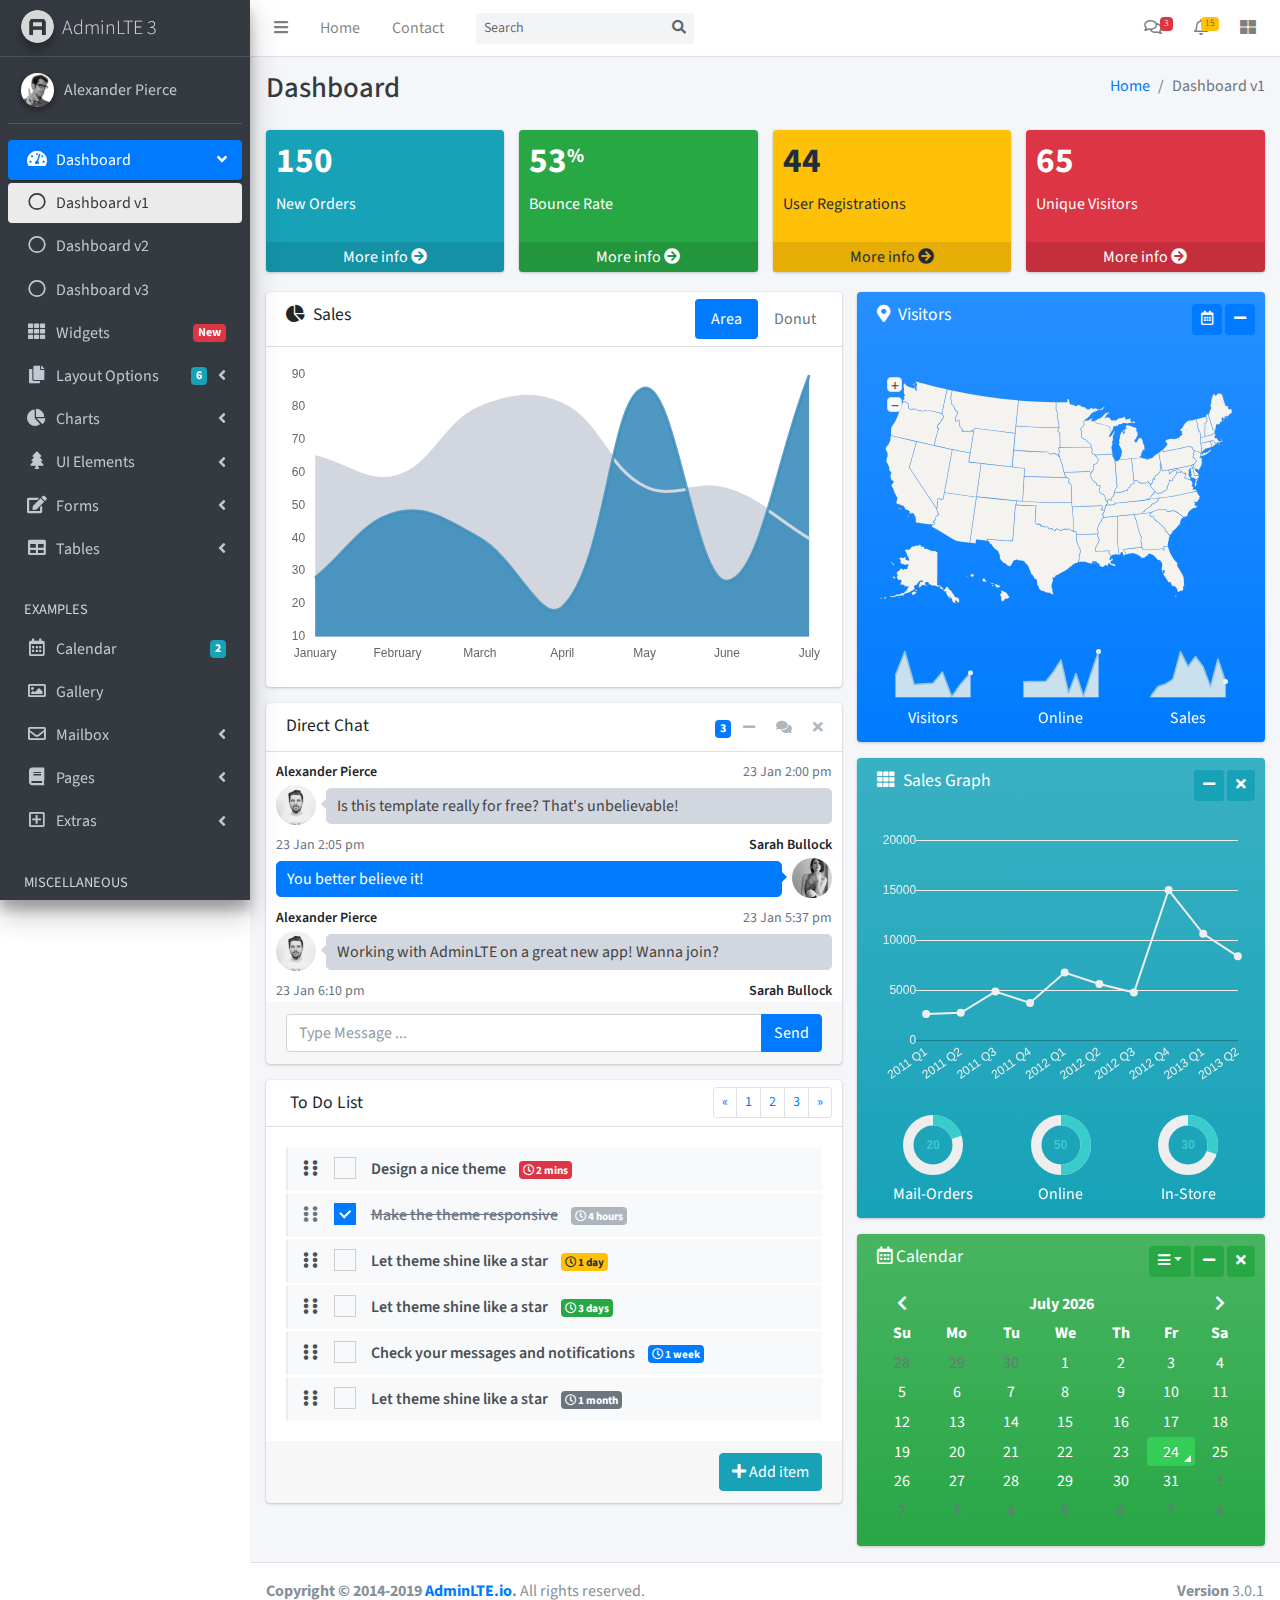
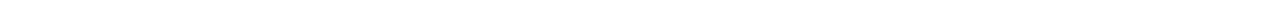
<file: themes/AdminLTE/index.html>
<!DOCTYPE html>
<html>
<head>
  <meta charset="utf-8">
  <meta http-equiv="X-UA-Compatible" content="IE=edge">
  <title>AdminLTE 3 | Dashboard</title>
  <!-- Tell the browser to be responsive to screen width -->
  <meta name="viewport" content="width=device-width, initial-scale=1">
  <!-- Font Awesome -->
  <link rel="stylesheet" href="plugins/fontawesome-free/css/all.min.css">
  <!-- Ionicons -->
  <link rel="stylesheet" href="https://code.ionicframework.com/ionicons/2.0.1/css/ionicons.min.css">
  <!-- Tempusdominus Bbootstrap 4 -->
  <link rel="stylesheet" href="plugins/tempusdominus-bootstrap-4/css/tempusdominus-bootstrap-4.min.css">
  <!-- iCheck -->
  <link rel="stylesheet" href="plugins/icheck-bootstrap/icheck-bootstrap.min.css">
  <!-- JQVMap -->
  <link rel="stylesheet" href="plugins/jqvmap/jqvmap.min.css">
  <!-- Theme style -->
  <link rel="stylesheet" href="dist/css/adminlte.min.css">
  <!-- overlayScrollbars -->
  <link rel="stylesheet" href="plugins/overlayScrollbars/css/OverlayScrollbars.min.css">
  <!-- Daterange picker -->
  <link rel="stylesheet" href="plugins/daterangepicker/daterangepicker.css">
  <!-- summernote -->
  <link rel="stylesheet" href="plugins/summernote/summernote-bs4.css">
  <!-- Google Font: Source Sans Pro -->
  <link href="https://fonts.googleapis.com/css?family=Source+Sans+Pro:300,400,400i,700" rel="stylesheet">
</head>
<body class="hold-transition sidebar-mini layout-fixed">
<div class="wrapper">

  <!-- Navbar -->
  <nav class="main-header navbar navbar-expand navbar-white navbar-light">
    <!-- Left navbar links -->
    <ul class="navbar-nav">
      <li class="nav-item">
        <a class="nav-link" data-widget="pushmenu" href="#"><i class="fas fa-bars"></i></a>
      </li>
      <li class="nav-item d-none d-sm-inline-block">
        <a href="index3.html" class="nav-link">Home</a>
      </li>
      <li class="nav-item d-none d-sm-inline-block">
        <a href="#" class="nav-link">Contact</a>
      </li>
    </ul>

    <!-- SEARCH FORM -->
    <form class="form-inline ml-3">
      <div class="input-group input-group-sm">
        <input class="form-control form-control-navbar" type="search" placeholder="Search" aria-label="Search">
        <div class="input-group-append">
          <button class="btn btn-navbar" type="submit">
            <i class="fas fa-search"></i>
          </button>
        </div>
      </div>
    </form>

    <!-- Right navbar links -->
    <ul class="navbar-nav ml-auto">
      <!-- Messages Dropdown Menu -->
      <li class="nav-item dropdown">
        <a class="nav-link" data-toggle="dropdown" href="#">
          <i class="far fa-comments"></i>
          <span class="badge badge-danger navbar-badge">3</span>
        </a>
        <div class="dropdown-menu dropdown-menu-lg dropdown-menu-right">
          <a href="#" class="dropdown-item">
            <!-- Message Start -->
            <div class="media">
              <img src="dist/img/user1-128x128.jpg" alt="User Avatar" class="img-size-50 mr-3 img-circle">
              <div class="media-body">
                <h3 class="dropdown-item-title">
                  Brad Diesel
                  <span class="float-right text-sm text-danger"><i class="fas fa-star"></i></span>
                </h3>
                <p class="text-sm">Call me whenever you can...</p>
                <p class="text-sm text-muted"><i class="far fa-clock mr-1"></i> 4 Hours Ago</p>
              </div>
            </div>
            <!-- Message End -->
          </a>
          <div class="dropdown-divider"></div>
          <a href="#" class="dropdown-item">
            <!-- Message Start -->
            <div class="media">
              <img src="dist/img/user8-128x128.jpg" alt="User Avatar" class="img-size-50 img-circle mr-3">
              <div class="media-body">
                <h3 class="dropdown-item-title">
                  John Pierce
                  <span class="float-right text-sm text-muted"><i class="fas fa-star"></i></span>
                </h3>
                <p class="text-sm">I got your message bro</p>
                <p class="text-sm text-muted"><i class="far fa-clock mr-1"></i> 4 Hours Ago</p>
              </div>
            </div>
            <!-- Message End -->
          </a>
          <div class="dropdown-divider"></div>
          <a href="#" class="dropdown-item">
            <!-- Message Start -->
            <div class="media">
              <img src="dist/img/user3-128x128.jpg" alt="User Avatar" class="img-size-50 img-circle mr-3">
              <div class="media-body">
                <h3 class="dropdown-item-title">
                  Nora Silvester
                  <span class="float-right text-sm text-warning"><i class="fas fa-star"></i></span>
                </h3>
                <p class="text-sm">The subject goes here</p>
                <p class="text-sm text-muted"><i class="far fa-clock mr-1"></i> 4 Hours Ago</p>
              </div>
            </div>
            <!-- Message End -->
          </a>
          <div class="dropdown-divider"></div>
          <a href="#" class="dropdown-item dropdown-footer">See All Messages</a>
        </div>
      </li>
      <!-- Notifications Dropdown Menu -->
      <li class="nav-item dropdown">
        <a class="nav-link" data-toggle="dropdown" href="#">
          <i class="far fa-bell"></i>
          <span class="badge badge-warning navbar-badge">15</span>
        </a>
        <div class="dropdown-menu dropdown-menu-lg dropdown-menu-right">
          <span class="dropdown-item dropdown-header">15 Notifications</span>
          <div class="dropdown-divider"></div>
          <a href="#" class="dropdown-item">
            <i class="fas fa-envelope mr-2"></i> 4 new messages
            <span class="float-right text-muted text-sm">3 mins</span>
          </a>
          <div class="dropdown-divider"></div>
          <a href="#" class="dropdown-item">
            <i class="fas fa-users mr-2"></i> 8 friend requests
            <span class="float-right text-muted text-sm">12 hours</span>
          </a>
          <div class="dropdown-divider"></div>
          <a href="#" class="dropdown-item">
            <i class="fas fa-file mr-2"></i> 3 new reports
            <span class="float-right text-muted text-sm">2 days</span>
          </a>
          <div class="dropdown-divider"></div>
          <a href="#" class="dropdown-item dropdown-footer">See All Notifications</a>
        </div>
      </li>
      <li class="nav-item">
        <a class="nav-link" data-widget="control-sidebar" data-slide="true" href="#">
          <i class="fas fa-th-large"></i>
        </a>
      </li>
    </ul>
  </nav>
  <!-- /.navbar -->

  <!-- Main Sidebar Container -->
  <aside class="main-sidebar sidebar-dark-primary elevation-4">
    <!-- Brand Logo -->
    <a href="index3.html" class="brand-link">
      <img src="dist/img/AdminLTELogo.png" alt="AdminLTE Logo" class="brand-image img-circle elevation-3"
           style="opacity: .8">
      <span class="brand-text font-weight-light">AdminLTE 3</span>
    </a>

    <!-- Sidebar -->
    <div class="sidebar">
      <!-- Sidebar user panel (optional) -->
      <div class="user-panel mt-3 pb-3 mb-3 d-flex">
        <div class="image">
          <img src="dist/img/user2-160x160.jpg" class="img-circle elevation-2" alt="User Image">
        </div>
        <div class="info">
          <a href="#" class="d-block">Alexander Pierce</a>
        </div>
      </div>

      <!-- Sidebar Menu -->
      <nav class="mt-2">
        <ul class="nav nav-pills nav-sidebar flex-column" data-widget="treeview" role="menu" data-accordion="false">
          <!-- Add icons to the links using the .nav-icon class
               with font-awesome or any other icon font library -->
          <li class="nav-item has-treeview menu-open">
            <a href="#" class="nav-link active">
              <i class="nav-icon fas fa-tachometer-alt"></i>
              <p>
                Dashboard
                <i class="right fas fa-angle-left"></i>
              </p>
            </a>
            <ul class="nav nav-treeview">
              <li class="nav-item">
                <a href="./index.html" class="nav-link active">
                  <i class="far fa-circle nav-icon"></i>
                  <p>Dashboard v1</p>
                </a>
              </li>
              <li class="nav-item">
                <a href="./index2.html" class="nav-link">
                  <i class="far fa-circle nav-icon"></i>
                  <p>Dashboard v2</p>
                </a>
              </li>
              <li class="nav-item">
                <a href="./index3.html" class="nav-link">
                  <i class="far fa-circle nav-icon"></i>
                  <p>Dashboard v3</p>
                </a>
              </li>
            </ul>
          </li>
          <li class="nav-item">
            <a href="pages/widgets.html" class="nav-link">
              <i class="nav-icon fas fa-th"></i>
              <p>
                Widgets
                <span class="right badge badge-danger">New</span>
              </p>
            </a>
          </li>
          <li class="nav-item has-treeview">
            <a href="#" class="nav-link">
              <i class="nav-icon fas fa-copy"></i>
              <p>
                Layout Options
                <i class="fas fa-angle-left right"></i>
                <span class="badge badge-info right">6</span>
              </p>
            </a>
            <ul class="nav nav-treeview">
              <li class="nav-item">
                <a href="pages/layout/top-nav.html" class="nav-link">
                  <i class="far fa-circle nav-icon"></i>
                  <p>Top Navigation</p>
                </a>
              </li>
              <li class="nav-item">
                <a href="pages/layout/boxed.html" class="nav-link">
                  <i class="far fa-circle nav-icon"></i>
                  <p>Boxed</p>
                </a>
              </li>
              <li class="nav-item">
                <a href="pages/layout/fixed-sidebar.html" class="nav-link">
                  <i class="far fa-circle nav-icon"></i>
                  <p>Fixed Sidebar</p>
                </a>
              </li>
              <li class="nav-item">
                <a href="pages/layout/fixed-topnav.html" class="nav-link">
                  <i class="far fa-circle nav-icon"></i>
                  <p>Fixed Navbar</p>
                </a>
              </li>
              <li class="nav-item">
                <a href="pages/layout/fixed-footer.html" class="nav-link">
                  <i class="far fa-circle nav-icon"></i>
                  <p>Fixed Footer</p>
                </a>
              </li>
              <li class="nav-item">
                <a href="pages/layout/collapsed-sidebar.html" class="nav-link">
                  <i class="far fa-circle nav-icon"></i>
                  <p>Collapsed Sidebar</p>
                </a>
              </li>
            </ul>
          </li>
          <li class="nav-item has-treeview">
            <a href="#" class="nav-link">
              <i class="nav-icon fas fa-chart-pie"></i>
              <p>
                Charts
                <i class="right fas fa-angle-left"></i>
              </p>
            </a>
            <ul class="nav nav-treeview">
              <li class="nav-item">
                <a href="pages/charts/chartjs.html" class="nav-link">
                  <i class="far fa-circle nav-icon"></i>
                  <p>ChartJS</p>
                </a>
              </li>
              <li class="nav-item">
                <a href="pages/charts/flot.html" class="nav-link">
                  <i class="far fa-circle nav-icon"></i>
                  <p>Flot</p>
                </a>
              </li>
              <li class="nav-item">
                <a href="pages/charts/inline.html" class="nav-link">
                  <i class="far fa-circle nav-icon"></i>
                  <p>Inline</p>
                </a>
              </li>
            </ul>
          </li>
          <li class="nav-item has-treeview">
            <a href="#" class="nav-link">
              <i class="nav-icon fas fa-tree"></i>
              <p>
                UI Elements
                <i class="fas fa-angle-left right"></i>
              </p>
            </a>
            <ul class="nav nav-treeview">
              <li class="nav-item">
                <a href="pages/UI/general.html" class="nav-link">
                  <i class="far fa-circle nav-icon"></i>
                  <p>General</p>
                </a>
              </li>
              <li class="nav-item">
                <a href="pages/UI/icons.html" class="nav-link">
                  <i class="far fa-circle nav-icon"></i>
                  <p>Icons</p>
                </a>
              </li>
              <li class="nav-item">
                <a href="pages/UI/buttons.html" class="nav-link">
                  <i class="far fa-circle nav-icon"></i>
                  <p>Buttons</p>
                </a>
              </li>
              <li class="nav-item">
                <a href="pages/UI/sliders.html" class="nav-link">
                  <i class="far fa-circle nav-icon"></i>
                  <p>Sliders</p>
                </a>
              </li>
              <li class="nav-item">
                <a href="pages/UI/modals.html" class="nav-link">
                  <i class="far fa-circle nav-icon"></i>
                  <p>Modals & Alerts</p>
                </a>
              </li>
              <li class="nav-item">
                <a href="pages/UI/navbar.html" class="nav-link">
                  <i class="far fa-circle nav-icon"></i>
                  <p>Navbar & Tabs</p>
                </a>
              </li>
              <li class="nav-item">
                <a href="pages/UI/timeline.html" class="nav-link">
                  <i class="far fa-circle nav-icon"></i>
                  <p>Timeline</p>
                </a>
              </li>
              <li class="nav-item">
                <a href="pages/UI/ribbons.html" class="nav-link">
                  <i class="far fa-circle nav-icon"></i>
                  <p>Ribbons</p>
                </a>
              </li>
            </ul>
          </li>
          <li class="nav-item has-treeview">
            <a href="#" class="nav-link">
              <i class="nav-icon fas fa-edit"></i>
              <p>
                Forms
                <i class="fas fa-angle-left right"></i>
              </p>
            </a>
            <ul class="nav nav-treeview">
              <li class="nav-item">
                <a href="pages/forms/general.html" class="nav-link">
                  <i class="far fa-circle nav-icon"></i>
                  <p>General Elements</p>
                </a>
              </li>
              <li class="nav-item">
                <a href="pages/forms/advanced.html" class="nav-link">
                  <i class="far fa-circle nav-icon"></i>
                  <p>Advanced Elements</p>
                </a>
              </li>
              <li class="nav-item">
                <a href="pages/forms/editors.html" class="nav-link">
                  <i class="far fa-circle nav-icon"></i>
                  <p>Editors</p>
                </a>
              </li>
            </ul>
          </li>
          <li class="nav-item has-treeview">
            <a href="#" class="nav-link">
              <i class="nav-icon fas fa-table"></i>
              <p>
                Tables
                <i class="fas fa-angle-left right"></i>
              </p>
            </a>
            <ul class="nav nav-treeview">
              <li class="nav-item">
                <a href="pages/tables/simple.html" class="nav-link">
                  <i class="far fa-circle nav-icon"></i>
                  <p>Simple Tables</p>
                </a>
              </li>
              <li class="nav-item">
                <a href="pages/tables/data.html" class="nav-link">
                  <i class="far fa-circle nav-icon"></i>
                  <p>DataTables</p>
                </a>
              </li>
              <li class="nav-item">
                <a href="pages/tables/jsgrid.html" class="nav-link">
                  <i class="far fa-circle nav-icon"></i>
                  <p>jsGrid</p>
                </a>
              </li>
            </ul>
          </li>
          <li class="nav-header">EXAMPLES</li>
          <li class="nav-item">
            <a href="pages/calendar.html" class="nav-link">
              <i class="nav-icon far fa-calendar-alt"></i>
              <p>
                Calendar
                <span class="badge badge-info right">2</span>
              </p>
            </a>
          </li>
          <li class="nav-item">
            <a href="pages/gallery.html" class="nav-link">
              <i class="nav-icon far fa-image"></i>
              <p>
                Gallery
              </p>
            </a>
          </li>
          <li class="nav-item has-treeview">
            <a href="#" class="nav-link">
              <i class="nav-icon far fa-envelope"></i>
              <p>
                Mailbox
                <i class="fas fa-angle-left right"></i>
              </p>
            </a>
            <ul class="nav nav-treeview">
              <li class="nav-item">
                <a href="pages/mailbox/mailbox.html" class="nav-link">
                  <i class="far fa-circle nav-icon"></i>
                  <p>Inbox</p>
                </a>
              </li>
              <li class="nav-item">
                <a href="pages/mailbox/compose.html" class="nav-link">
                  <i class="far fa-circle nav-icon"></i>
                  <p>Compose</p>
                </a>
              </li>
              <li class="nav-item">
                <a href="pages/mailbox/read-mail.html" class="nav-link">
                  <i class="far fa-circle nav-icon"></i>
                  <p>Read</p>
                </a>
              </li>
            </ul>
          </li>
          <li class="nav-item has-treeview">
            <a href="#" class="nav-link">
              <i class="nav-icon fas fa-book"></i>
              <p>
                Pages
                <i class="fas fa-angle-left right"></i>
              </p>
            </a>
            <ul class="nav nav-treeview">
              <li class="nav-item">
                <a href="pages/examples/invoice.html" class="nav-link">
                  <i class="far fa-circle nav-icon"></i>
                  <p>Invoice</p>
                </a>
              </li>
              <li class="nav-item">
                <a href="pages/examples/profile.html" class="nav-link">
                  <i class="far fa-circle nav-icon"></i>
                  <p>Profile</p>
                </a>
              </li>
              <li class="nav-item">
                <a href="pages/examples/e_commerce.html" class="nav-link">
                  <i class="far fa-circle nav-icon"></i>
                  <p>E-commerce</p>
                </a>
              </li>
              <li class="nav-item">
                <a href="pages/examples/projects.html" class="nav-link">
                  <i class="far fa-circle nav-icon"></i>
                  <p>Projects</p>
                </a>
              </li>
              <li class="nav-item">
                <a href="pages/examples/project_add.html" class="nav-link">
                  <i class="far fa-circle nav-icon"></i>
                  <p>Project Add</p>
                </a>
              </li>
              <li class="nav-item">
                <a href="pages/examples/project_edit.html" class="nav-link">
                  <i class="far fa-circle nav-icon"></i>
                  <p>Project Edit</p>
                </a>
              </li>
              <li class="nav-item">
                <a href="pages/examples/project_detail.html" class="nav-link">
                  <i class="far fa-circle nav-icon"></i>
                  <p>Project Detail</p>
                </a>
              </li>
              <li class="nav-item">
                <a href="pages/examples/contacts.html" class="nav-link">
                  <i class="far fa-circle nav-icon"></i>
                  <p>Contacts</p>
                </a>
              </li>
            </ul>
          </li>
          <li class="nav-item has-treeview">
            <a href="#" class="nav-link">
              <i class="nav-icon far fa-plus-square"></i>
              <p>
                Extras
                <i class="fas fa-angle-left right"></i>
              </p>
            </a>
            <ul class="nav nav-treeview">
              <li class="nav-item">
                <a href="pages/examples/login.html" class="nav-link">
                  <i class="far fa-circle nav-icon"></i>
                  <p>Login</p>
                </a>
              </li>
              <li class="nav-item">
                <a href="pages/examples/register.html" class="nav-link">
                  <i class="far fa-circle nav-icon"></i>
                  <p>Register</p>
                </a>
              </li>
              <li class="nav-item">
                <a href="pages/examples/forgot-password.html" class="nav-link">
                  <i class="far fa-circle nav-icon"></i>
                  <p>Forgot Password</p>
                </a>
              </li>
              <li class="nav-item">
                <a href="pages/examples/recover-password.html" class="nav-link">
                  <i class="far fa-circle nav-icon"></i>
                  <p>Recover Password</p>
                </a>
              </li>
              <li class="nav-item">
                <a href="pages/examples/lockscreen.html" class="nav-link">
                  <i class="far fa-circle nav-icon"></i>
                  <p>Lockscreen</p>
                </a>
              </li>
              <li class="nav-item">
                <a href="pages/examples/legacy-user-menu.html" class="nav-link">
                  <i class="far fa-circle nav-icon"></i>
                  <p>Legacy User Menu</p>
                </a>
              </li>
              <li class="nav-item">
                <a href="pages/examples/language-menu.html" class="nav-link">
                  <i class="far fa-circle nav-icon"></i>
                  <p>Language Menu</p>
                </a>
              </li>
              <li class="nav-item">
                <a href="pages/examples/404.html" class="nav-link">
                  <i class="far fa-circle nav-icon"></i>
                  <p>Error 404</p>
                </a>
              </li>
              <li class="nav-item">
                <a href="pages/examples/500.html" class="nav-link">
                  <i class="far fa-circle nav-icon"></i>
                  <p>Error 500</p>
                </a>
              </li>
              <li class="nav-item">
                <a href="pages/examples/pace.html" class="nav-link">
                  <i class="far fa-circle nav-icon"></i>
                  <p>Pace</p>
                </a>
              </li>
              <li class="nav-item">
                <a href="pages/examples/blank.html" class="nav-link">
                  <i class="far fa-circle nav-icon"></i>
                  <p>Blank Page</p>
                </a>
              </li>
              <li class="nav-item">
                <a href="starter.html" class="nav-link">
                  <i class="far fa-circle nav-icon"></i>
                  <p>Starter Page</p>
                </a>
              </li>
            </ul>
          </li>
          <li class="nav-header">MISCELLANEOUS</li>
          <li class="nav-item">
            <a href="https://adminlte.io/docs/3.0" class="nav-link">
              <i class="nav-icon fas fa-file"></i>
              <p>Documentation</p>
            </a>
          </li>
          <li class="nav-header">MULTI LEVEL EXAMPLE</li>
          <li class="nav-item">
            <a href="#" class="nav-link">
              <i class="fas fa-circle nav-icon"></i>
              <p>Level 1</p>
            </a>
          </li>
          <li class="nav-item has-treeview">
            <a href="#" class="nav-link">
              <i class="nav-icon fas fa-circle"></i>
              <p>
                Level 1
                <i class="right fas fa-angle-left"></i>
              </p>
            </a>
            <ul class="nav nav-treeview">
              <li class="nav-item">
                <a href="#" class="nav-link">
                  <i class="far fa-circle nav-icon"></i>
                  <p>Level 2</p>
                </a>
              </li>
              <li class="nav-item has-treeview">
                <a href="#" class="nav-link">
                  <i class="far fa-circle nav-icon"></i>
                  <p>
                    Level 2
                    <i class="right fas fa-angle-left"></i>
                  </p>
                </a>
                <ul class="nav nav-treeview">
                  <li class="nav-item">
                    <a href="#" class="nav-link">
                      <i class="far fa-dot-circle nav-icon"></i>
                      <p>Level 3</p>
                    </a>
                  </li>
                  <li class="nav-item">
                    <a href="#" class="nav-link">
                      <i class="far fa-dot-circle nav-icon"></i>
                      <p>Level 3</p>
                    </a>
                  </li>
                  <li class="nav-item">
                    <a href="#" class="nav-link">
                      <i class="far fa-dot-circle nav-icon"></i>
                      <p>Level 3</p>
                    </a>
                  </li>
                </ul>
              </li>
              <li class="nav-item">
                <a href="#" class="nav-link">
                  <i class="far fa-circle nav-icon"></i>
                  <p>Level 2</p>
                </a>
              </li>
            </ul>
          </li>
          <li class="nav-item">
            <a href="#" class="nav-link">
              <i class="fas fa-circle nav-icon"></i>
              <p>Level 1</p>
            </a>
          </li>
          <li class="nav-header">LABELS</li>
          <li class="nav-item">
            <a href="#" class="nav-link">
              <i class="nav-icon far fa-circle text-danger"></i>
              <p class="text">Important</p>
            </a>
          </li>
          <li class="nav-item">
            <a href="#" class="nav-link">
              <i class="nav-icon far fa-circle text-warning"></i>
              <p>Warning</p>
            </a>
          </li>
          <li class="nav-item">
            <a href="#" class="nav-link">
              <i class="nav-icon far fa-circle text-info"></i>
              <p>Informational</p>
            </a>
          </li>
        </ul>
      </nav>
      <!-- /.sidebar-menu -->
    </div>
    <!-- /.sidebar -->
  </aside>

  <!-- Content Wrapper. Contains page content -->
  <div class="content-wrapper">
    <!-- Content Header (Page header) -->
    <div class="content-header">
      <div class="container-fluid">
        <div class="row mb-2">
          <div class="col-sm-6">
            <h1 class="m-0 text-dark">Dashboard</h1>
          </div><!-- /.col -->
          <div class="col-sm-6">
            <ol class="breadcrumb float-sm-right">
              <li class="breadcrumb-item"><a href="#">Home</a></li>
              <li class="breadcrumb-item active">Dashboard v1</li>
            </ol>
          </div><!-- /.col -->
        </div><!-- /.row -->
      </div><!-- /.container-fluid -->
    </div>
    <!-- /.content-header -->

    <!-- Main content -->
    <section class="content">
      <div class="container-fluid">
        <!-- Small boxes (Stat box) -->
        <div class="row">
          <div class="col-lg-3 col-6">
            <!-- small box -->
            <div class="small-box bg-info">
              <div class="inner">
                <h3>150</h3>

                <p>New Orders</p>
              </div>
              <div class="icon">
                <i class="ion ion-bag"></i>
              </div>
              <a href="#" class="small-box-footer">More info <i class="fas fa-arrow-circle-right"></i></a>
            </div>
          </div>
          <!-- ./col -->
          <div class="col-lg-3 col-6">
            <!-- small box -->
            <div class="small-box bg-success">
              <div class="inner">
                <h3>53<sup style="font-size: 20px">%</sup></h3>

                <p>Bounce Rate</p>
              </div>
              <div class="icon">
                <i class="ion ion-stats-bars"></i>
              </div>
              <a href="#" class="small-box-footer">More info <i class="fas fa-arrow-circle-right"></i></a>
            </div>
          </div>
          <!-- ./col -->
          <div class="col-lg-3 col-6">
            <!-- small box -->
            <div class="small-box bg-warning">
              <div class="inner">
                <h3>44</h3>

                <p>User Registrations</p>
              </div>
              <div class="icon">
                <i class="ion ion-person-add"></i>
              </div>
              <a href="#" class="small-box-footer">More info <i class="fas fa-arrow-circle-right"></i></a>
            </div>
          </div>
          <!-- ./col -->
          <div class="col-lg-3 col-6">
            <!-- small box -->
            <div class="small-box bg-danger">
              <div class="inner">
                <h3>65</h3>

                <p>Unique Visitors</p>
              </div>
              <div class="icon">
                <i class="ion ion-pie-graph"></i>
              </div>
              <a href="#" class="small-box-footer">More info <i class="fas fa-arrow-circle-right"></i></a>
            </div>
          </div>
          <!-- ./col -->
        </div>
        <!-- /.row -->
        <!-- Main row -->
        <div class="row">
          <!-- Left col -->
          <section class="col-lg-7 connectedSortable">
            <!-- Custom tabs (Charts with tabs)-->
            <div class="card">
              <div class="card-header">
                <h3 class="card-title">
                  <i class="fas fa-chart-pie mr-1"></i>
                  Sales
                </h3>
                <div class="card-tools">
                  <ul class="nav nav-pills ml-auto">
                    <li class="nav-item">
                      <a class="nav-link active" href="#revenue-chart" data-toggle="tab">Area</a>
                    </li>
                    <li class="nav-item">
                      <a class="nav-link" href="#sales-chart" data-toggle="tab">Donut</a>
                    </li>
                  </ul>
                </div>
              </div><!-- /.card-header -->
              <div class="card-body">
                <div class="tab-content p-0">
                  <!-- Morris chart - Sales -->
                  <div class="chart tab-pane active" id="revenue-chart"
                       style="position: relative; height: 300px;">
                      <canvas id="revenue-chart-canvas" height="300" style="height: 300px;"></canvas>                         
                   </div>
                  <div class="chart tab-pane" id="sales-chart" style="position: relative; height: 300px;">
                    <canvas id="sales-chart-canvas" height="300" style="height: 300px;"></canvas>                         
                  </div>  
                </div>
              </div><!-- /.card-body -->
            </div>
            <!-- /.card -->

            <!-- DIRECT CHAT -->
            <div class="card direct-chat direct-chat-primary">
              <div class="card-header">
                <h3 class="card-title">Direct Chat</h3>

                <div class="card-tools">
                  <span data-toggle="tooltip" title="3 New Messages" class="badge badge-primary">3</span>
                  <button type="button" class="btn btn-tool" data-card-widget="collapse">
                    <i class="fas fa-minus"></i>
                  </button>
                  <button type="button" class="btn btn-tool" data-toggle="tooltip" title="Contacts"
                          data-widget="chat-pane-toggle">
                    <i class="fas fa-comments"></i>
                  </button>
                  <button type="button" class="btn btn-tool" data-card-widget="remove"><i class="fas fa-times"></i>
                  </button>
                </div>
              </div>
              <!-- /.card-header -->
              <div class="card-body">
                <!-- Conversations are loaded here -->
                <div class="direct-chat-messages">
                  <!-- Message. Default to the left -->
                  <div class="direct-chat-msg">
                    <div class="direct-chat-infos clearfix">
                      <span class="direct-chat-name float-left">Alexander Pierce</span>
                      <span class="direct-chat-timestamp float-right">23 Jan 2:00 pm</span>
                    </div>
                    <!-- /.direct-chat-infos -->
                    <img class="direct-chat-img" src="dist/img/user1-128x128.jpg" alt="message user image">
                    <!-- /.direct-chat-img -->
                    <div class="direct-chat-text">
                      Is this template really for free? That's unbelievable!
                    </div>
                    <!-- /.direct-chat-text -->
                  </div>
                  <!-- /.direct-chat-msg -->

                  <!-- Message to the right -->
                  <div class="direct-chat-msg right">
                    <div class="direct-chat-infos clearfix">
                      <span class="direct-chat-name float-right">Sarah Bullock</span>
                      <span class="direct-chat-timestamp float-left">23 Jan 2:05 pm</span>
                    </div>
                    <!-- /.direct-chat-infos -->
                    <img class="direct-chat-img" src="dist/img/user3-128x128.jpg" alt="message user image">
                    <!-- /.direct-chat-img -->
                    <div class="direct-chat-text">
                      You better believe it!
                    </div>
                    <!-- /.direct-chat-text -->
                  </div>
                  <!-- /.direct-chat-msg -->

                  <!-- Message. Default to the left -->
                  <div class="direct-chat-msg">
                    <div class="direct-chat-infos clearfix">
                      <span class="direct-chat-name float-left">Alexander Pierce</span>
                      <span class="direct-chat-timestamp float-right">23 Jan 5:37 pm</span>
                    </div>
                    <!-- /.direct-chat-infos -->
                    <img class="direct-chat-img" src="dist/img/user1-128x128.jpg" alt="message user image">
                    <!-- /.direct-chat-img -->
                    <div class="direct-chat-text">
                      Working with AdminLTE on a great new app! Wanna join?
                    </div>
                    <!-- /.direct-chat-text -->
                  </div>
                  <!-- /.direct-chat-msg -->

                  <!-- Message to the right -->
                  <div class="direct-chat-msg right">
                    <div class="direct-chat-infos clearfix">
                      <span class="direct-chat-name float-right">Sarah Bullock</span>
                      <span class="direct-chat-timestamp float-left">23 Jan 6:10 pm</span>
                    </div>
                    <!-- /.direct-chat-infos -->
                    <img class="direct-chat-img" src="dist/img/user3-128x128.jpg" alt="message user image">
                    <!-- /.direct-chat-img -->
                    <div class="direct-chat-text">
                      I would love to.
                    </div>
                    <!-- /.direct-chat-text -->
                  </div>
                  <!-- /.direct-chat-msg -->

                </div>
                <!--/.direct-chat-messages-->

                <!-- Contacts are loaded here -->
                <div class="direct-chat-contacts">
                  <ul class="contacts-list">
                    <li>
                      <a href="#">
                        <img class="contacts-list-img" src="dist/img/user1-128x128.jpg">

                        <div class="contacts-list-info">
                          <span class="contacts-list-name">
                            Count Dracula
                            <small class="contacts-list-date float-right">2/28/2015</small>
                          </span>
                          <span class="contacts-list-msg">How have you been? I was...</span>
                        </div>
                        <!-- /.contacts-list-info -->
                      </a>
                    </li>
                    <!-- End Contact Item -->
                    <li>
                      <a href="#">
                        <img class="contacts-list-img" src="dist/img/user7-128x128.jpg">

                        <div class="contacts-list-info">
                          <span class="contacts-list-name">
                            Sarah Doe
                            <small class="contacts-list-date float-right">2/23/2015</small>
                          </span>
                          <span class="contacts-list-msg">I will be waiting for...</span>
                        </div>
                        <!-- /.contacts-list-info -->
                      </a>
                    </li>
                    <!-- End Contact Item -->
                    <li>
                      <a href="#">
                        <img class="contacts-list-img" src="dist/img/user3-128x128.jpg">

                        <div class="contacts-list-info">
                          <span class="contacts-list-name">
                            Nadia Jolie
                            <small class="contacts-list-date float-right">2/20/2015</small>
                          </span>
                          <span class="contacts-list-msg">I'll call you back at...</span>
                        </div>
                        <!-- /.contacts-list-info -->
                      </a>
                    </li>
                    <!-- End Contact Item -->
                    <li>
                      <a href="#">
                        <img class="contacts-list-img" src="dist/img/user5-128x128.jpg">

                        <div class="contacts-list-info">
                          <span class="contacts-list-name">
                            Nora S. Vans
                            <small class="contacts-list-date float-right">2/10/2015</small>
                          </span>
                          <span class="contacts-list-msg">Where is your new...</span>
                        </div>
                        <!-- /.contacts-list-info -->
                      </a>
                    </li>
                    <!-- End Contact Item -->
                    <li>
                      <a href="#">
                        <img class="contacts-list-img" src="dist/img/user6-128x128.jpg">

                        <div class="contacts-list-info">
                          <span class="contacts-list-name">
                            John K.
                            <small class="contacts-list-date float-right">1/27/2015</small>
                          </span>
                          <span class="contacts-list-msg">Can I take a look at...</span>
                        </div>
                        <!-- /.contacts-list-info -->
                      </a>
                    </li>
                    <!-- End Contact Item -->
                    <li>
                      <a href="#">
                        <img class="contacts-list-img" src="dist/img/user8-128x128.jpg">

                        <div class="contacts-list-info">
                          <span class="contacts-list-name">
                            Kenneth M.
                            <small class="contacts-list-date float-right">1/4/2015</small>
                          </span>
                          <span class="contacts-list-msg">Never mind I found...</span>
                        </div>
                        <!-- /.contacts-list-info -->
                      </a>
                    </li>
                    <!-- End Contact Item -->
                  </ul>
                  <!-- /.contacts-list -->
                </div>
                <!-- /.direct-chat-pane -->
              </div>
              <!-- /.card-body -->
              <div class="card-footer">
                <form action="#" method="post">
                  <div class="input-group">
                    <input type="text" name="message" placeholder="Type Message ..." class="form-control">
                    <span class="input-group-append">
                      <button type="button" class="btn btn-primary">Send</button>
                    </span>
                  </div>
                </form>
              </div>
              <!-- /.card-footer-->
            </div>
            <!--/.direct-chat -->

            <!-- TO DO List -->
            <div class="card">
              <div class="card-header">
                <h3 class="card-title">
                  <i class="ion ion-clipboard mr-1"></i>
                  To Do List
                </h3>

                <div class="card-tools">
                  <ul class="pagination pagination-sm">
                    <li class="page-item"><a href="#" class="page-link">&laquo;</a></li>
                    <li class="page-item"><a href="#" class="page-link">1</a></li>
                    <li class="page-item"><a href="#" class="page-link">2</a></li>
                    <li class="page-item"><a href="#" class="page-link">3</a></li>
                    <li class="page-item"><a href="#" class="page-link">&raquo;</a></li>
                  </ul>
                </div>
              </div>
              <!-- /.card-header -->
              <div class="card-body">
                <ul class="todo-list" data-widget="todo-list">
                  <li>
                    <!-- drag handle -->
                    <span class="handle">
                      <i class="fas fa-ellipsis-v"></i>
                      <i class="fas fa-ellipsis-v"></i>
                    </span>
                    <!-- checkbox -->
                    <div  class="icheck-primary d-inline ml-2">
                      <input type="checkbox" value="" name="todo1" id="todoCheck1">
                      <label for="todoCheck1"></label>
                    </div>
                    <!-- todo text -->
                    <span class="text">Design a nice theme</span>
                    <!-- Emphasis label -->
                    <small class="badge badge-danger"><i class="far fa-clock"></i> 2 mins</small>
                    <!-- General tools such as edit or delete-->
                    <div class="tools">
                      <i class="fas fa-edit"></i>
                      <i class="fas fa-trash-o"></i>
                    </div>
                  </li>
                  <li>
                    <span class="handle">
                      <i class="fas fa-ellipsis-v"></i>
                      <i class="fas fa-ellipsis-v"></i>
                    </span>
                    <div  class="icheck-primary d-inline ml-2">
                      <input type="checkbox" value="" name="todo2" id="todoCheck2" checked>
                      <label for="todoCheck2"></label>
                    </div>
                    <span class="text">Make the theme responsive</span>
                    <small class="badge badge-info"><i class="far fa-clock"></i> 4 hours</small>
                    <div class="tools">
                      <i class="fas fa-edit"></i>
                      <i class="fas fa-trash-o"></i>
                    </div>
                  </li>
                  <li>
                    <span class="handle">
                      <i class="fas fa-ellipsis-v"></i>
                      <i class="fas fa-ellipsis-v"></i>
                    </span>
                    <div  class="icheck-primary d-inline ml-2">
                      <input type="checkbox" value="" name="todo3" id="todoCheck3">
                      <label for="todoCheck3"></label>
                    </div>
                    <span class="text">Let theme shine like a star</span>
                    <small class="badge badge-warning"><i class="far fa-clock"></i> 1 day</small>
                    <div class="tools">
                      <i class="fas fa-edit"></i>
                      <i class="fas fa-trash-o"></i>
                    </div>
                  </li>
                  <li>
                    <span class="handle">
                      <i class="fas fa-ellipsis-v"></i>
                      <i class="fas fa-ellipsis-v"></i>
                    </span>
                    <div  class="icheck-primary d-inline ml-2">
                      <input type="checkbox" value="" name="todo4" id="todoCheck4">
                      <label for="todoCheck4"></label>
                    </div>
                    <span class="text">Let theme shine like a star</span>
                    <small class="badge badge-success"><i class="far fa-clock"></i> 3 days</small>
                    <div class="tools">
                      <i class="fas fa-edit"></i>
                      <i class="fas fa-trash-o"></i>
                    </div>
                  </li>
                  <li>
                    <span class="handle">
                      <i class="fas fa-ellipsis-v"></i>
                      <i class="fas fa-ellipsis-v"></i>
                    </span>
                    <div  class="icheck-primary d-inline ml-2">
                      <input type="checkbox" value="" name="todo5" id="todoCheck5">
                      <label for="todoCheck5"></label>
                    </div>
                    <span class="text">Check your messages and notifications</span>
                    <small class="badge badge-primary"><i class="far fa-clock"></i> 1 week</small>
                    <div class="tools">
                      <i class="fas fa-edit"></i>
                      <i class="fas fa-trash-o"></i>
                    </div>
                  </li>
                  <li>
                    <span class="handle">
                      <i class="fas fa-ellipsis-v"></i>
                      <i class="fas fa-ellipsis-v"></i>
                    </span>
                    <div  class="icheck-primary d-inline ml-2">
                      <input type="checkbox" value="" name="todo6" id="todoCheck6">
                      <label for="todoCheck6"></label>
                    </div>
                    <span class="text">Let theme shine like a star</span>
                    <small class="badge badge-secondary"><i class="far fa-clock"></i> 1 month</small>
                    <div class="tools">
                      <i class="fas fa-edit"></i>
                      <i class="fas fa-trash-o"></i>
                    </div>
                  </li>
                </ul>
              </div>
              <!-- /.card-body -->
              <div class="card-footer clearfix">
                <button type="button" class="btn btn-info float-right"><i class="fas fa-plus"></i> Add item</button>
              </div>
            </div>
            <!-- /.card -->
          </section>
          <!-- /.Left col -->
          <!-- right col (We are only adding the ID to make the widgets sortable)-->
          <section class="col-lg-5 connectedSortable">

            <!-- Map card -->
            <div class="card bg-gradient-primary">
              <div class="card-header border-0">
                <h3 class="card-title">
                  <i class="fas fa-map-marker-alt mr-1"></i>
                  Visitors
                </h3>
                <!-- card tools -->
                <div class="card-tools">
                  <button type="button"
                          class="btn btn-primary btn-sm daterange"
                          data-toggle="tooltip"
                          title="Date range">
                    <i class="far fa-calendar-alt"></i>
                  </button>
                  <button type="button"
                          class="btn btn-primary btn-sm"
                          data-card-widget="collapse"
                          data-toggle="tooltip"
                          title="Collapse">
                    <i class="fas fa-minus"></i>
                  </button>
                </div>
                <!-- /.card-tools -->
              </div>
              <div class="card-body">
                <div id="world-map" style="height: 250px; width: 100%;"></div>
              </div>
              <!-- /.card-body-->
              <div class="card-footer bg-transparent">
                <div class="row">
                  <div class="col-4 text-center">
                    <div id="sparkline-1"></div>
                    <div class="text-white">Visitors</div>
                  </div>
                  <!-- ./col -->
                  <div class="col-4 text-center">
                    <div id="sparkline-2"></div>
                    <div class="text-white">Online</div>
                  </div>
                  <!-- ./col -->
                  <div class="col-4 text-center">
                    <div id="sparkline-3"></div>
                    <div class="text-white">Sales</div>
                  </div>
                  <!-- ./col -->
                </div>
                <!-- /.row -->
              </div>
            </div>
            <!-- /.card -->

            <!-- solid sales graph -->
            <div class="card bg-gradient-info">
              <div class="card-header border-0">
                <h3 class="card-title">
                  <i class="fas fa-th mr-1"></i>
                  Sales Graph
                </h3>

                <div class="card-tools">
                  <button type="button" class="btn bg-info btn-sm" data-card-widget="collapse">
                    <i class="fas fa-minus"></i>
                  </button>
                  <button type="button" class="btn bg-info btn-sm" data-card-widget="remove">
                    <i class="fas fa-times"></i>
                  </button>
                </div>
              </div>
              <div class="card-body">
                <canvas class="chart" id="line-chart" style="min-height: 250px; height: 250px; max-height: 250px; max-width: 100%;"></canvas>
              </div>
              <!-- /.card-body -->
              <div class="card-footer bg-transparent">
                <div class="row">
                  <div class="col-4 text-center">
                    <input type="text" class="knob" data-readonly="true" value="20" data-width="60" data-height="60"
                           data-fgColor="#39CCCC">

                    <div class="text-white">Mail-Orders</div>
                  </div>
                  <!-- ./col -->
                  <div class="col-4 text-center">
                    <input type="text" class="knob" data-readonly="true" value="50" data-width="60" data-height="60"
                           data-fgColor="#39CCCC">

                    <div class="text-white">Online</div>
                  </div>
                  <!-- ./col -->
                  <div class="col-4 text-center">
                    <input type="text" class="knob" data-readonly="true" value="30" data-width="60" data-height="60"
                           data-fgColor="#39CCCC">

                    <div class="text-white">In-Store</div>
                  </div>
                  <!-- ./col -->
                </div>
                <!-- /.row -->
              </div>
              <!-- /.card-footer -->
            </div>
            <!-- /.card -->

            <!-- Calendar -->
            <div class="card bg-gradient-success">
              <div class="card-header border-0">

                <h3 class="card-title">
                  <i class="far fa-calendar-alt"></i>
                  Calendar
                </h3>
                <!-- tools card -->
                <div class="card-tools">
                  <!-- button with a dropdown -->
                  <div class="btn-group">
                    <button type="button" class="btn btn-success btn-sm dropdown-toggle" data-toggle="dropdown">
                      <i class="fas fa-bars"></i></button>
                    <div class="dropdown-menu float-right" role="menu">
                      <a href="#" class="dropdown-item">Add new event</a>
                      <a href="#" class="dropdown-item">Clear events</a>
                      <div class="dropdown-divider"></div>
                      <a href="#" class="dropdown-item">View calendar</a>
                    </div>
                  </div>
                  <button type="button" class="btn btn-success btn-sm" data-card-widget="collapse">
                    <i class="fas fa-minus"></i>
                  </button>
                  <button type="button" class="btn btn-success btn-sm" data-card-widget="remove">
                    <i class="fas fa-times"></i>
                  </button>
                </div>
                <!-- /. tools -->
              </div>
              <!-- /.card-header -->
              <div class="card-body pt-0">
                <!--The calendar -->
                <div id="calendar" style="width: 100%"></div>
              </div>
              <!-- /.card-body -->
            </div>
            <!-- /.card -->
          </section>
          <!-- right col -->
        </div>
        <!-- /.row (main row) -->
      </div><!-- /.container-fluid -->
    </section>
    <!-- /.content -->
  </div>
  <!-- /.content-wrapper -->
  <footer class="main-footer">
    <strong>Copyright &copy; 2014-2019 <a href="http://adminlte.io">AdminLTE.io</a>.</strong>
    All rights reserved.
    <div class="float-right d-none d-sm-inline-block">
      <b>Version</b> 3.0.1
    </div>
  </footer>

  <!-- Control Sidebar -->
  <aside class="control-sidebar control-sidebar-dark">
    <!-- Control sidebar content goes here -->
  </aside>
  <!-- /.control-sidebar -->
</div>
<!-- ./wrapper -->

<!-- jQuery -->
<script src="plugins/jquery/jquery.min.js"></script>
<!-- jQuery UI 1.11.4 -->
<script src="plugins/jquery-ui/jquery-ui.min.js"></script>
<!-- Resolve conflict in jQuery UI tooltip with Bootstrap tooltip -->
<script>
  $.widget.bridge('uibutton', $.ui.button)
</script>
<!-- Bootstrap 4 -->
<script src="plugins/bootstrap/js/bootstrap.bundle.min.js"></script>
<!-- ChartJS -->
<script src="plugins/chart.js/Chart.min.js"></script>
<!-- Sparkline -->
<script src="plugins/sparklines/sparkline.js"></script>
<!-- JQVMap -->
<script src="plugins/jqvmap/jquery.vmap.min.js"></script>
<script src="plugins/jqvmap/maps/jquery.vmap.usa.js"></script>
<!-- jQuery Knob Chart -->
<script src="plugins/jquery-knob/jquery.knob.min.js"></script>
<!-- daterangepicker -->
<script src="plugins/moment/moment.min.js"></script>
<script src="plugins/daterangepicker/daterangepicker.js"></script>
<!-- Tempusdominus Bootstrap 4 -->
<script src="plugins/tempusdominus-bootstrap-4/js/tempusdominus-bootstrap-4.min.js"></script>
<!-- Summernote -->
<script src="plugins/summernote/summernote-bs4.min.js"></script>
<!-- overlayScrollbars -->
<script src="plugins/overlayScrollbars/js/jquery.overlayScrollbars.min.js"></script>
<!-- AdminLTE App -->
<script src="dist/js/adminlte.js"></script>
<!-- AdminLTE dashboard demo (This is only for demo purposes) -->
<script src="dist/js/pages/dashboard.js"></script>
<!-- AdminLTE for demo purposes -->
<script src="dist/js/demo.js"></script>
</body>
</html>
</file>
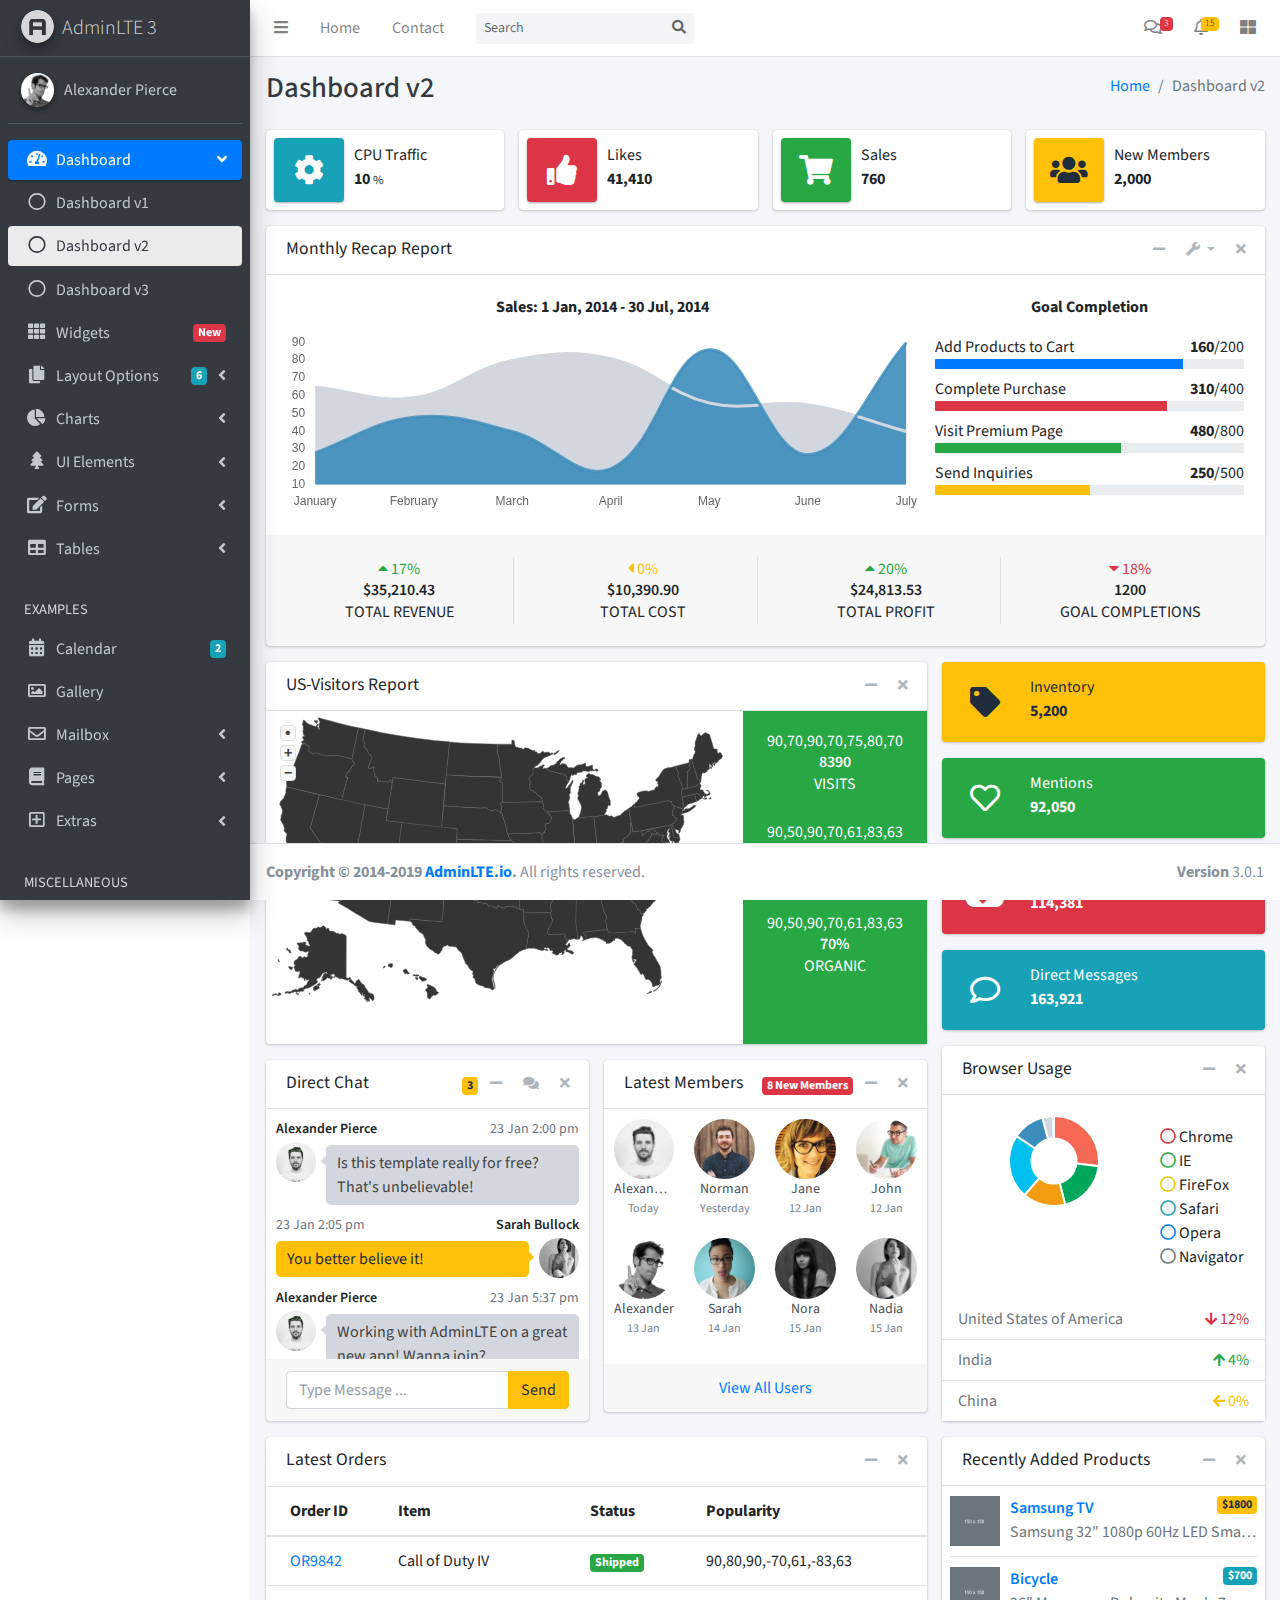
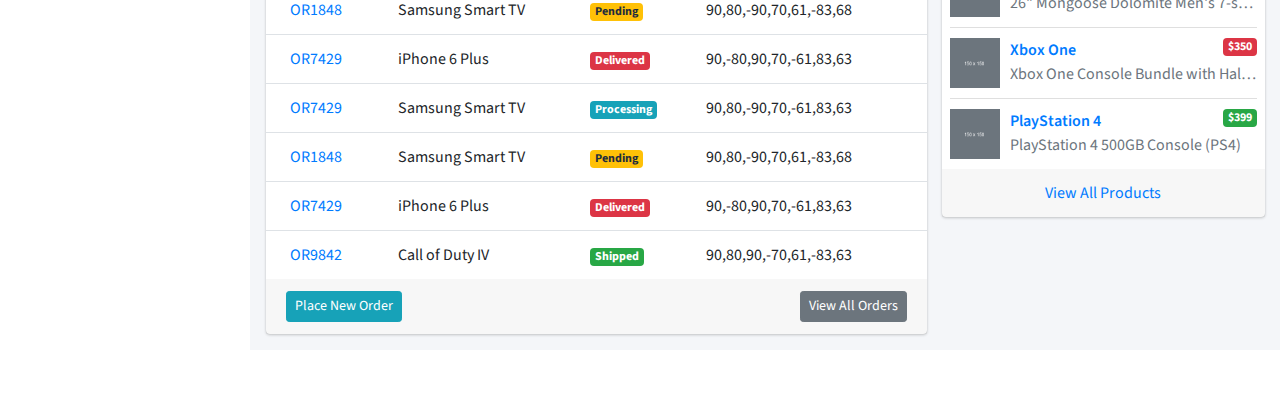
<file: themes/AdminLTE/index2.html>
<!DOCTYPE html>
<html lang="en">
<head>
  <meta charset="utf-8">
  <meta name="viewport" content="width=device-width, initial-scale=1">
  <meta http-equiv="x-ua-compatible" content="ie=edge">

  <title>AdminLTE 3 | Dashboard 2</title>

  <!-- Font Awesome Icons -->
  <link rel="stylesheet" href="plugins/fontawesome-free/css/all.min.css">
  <!-- overlayScrollbars -->
  <link rel="stylesheet" href="plugins/overlayScrollbars/css/OverlayScrollbars.min.css">
  <!-- Theme style -->
  <link rel="stylesheet" href="dist/css/adminlte.min.css">
  <!-- Google Font: Source Sans Pro -->
  <link href="https://fonts.googleapis.com/css?family=Source+Sans+Pro:300,400,400i,700" rel="stylesheet">
</head>
<body class="hold-transition sidebar-mini layout-fixed layout-navbar-fixed layout-footer-fixed">
<div class="wrapper">
  <!-- Navbar -->
  <nav class="main-header navbar navbar-expand navbar-white navbar-light">
    <!-- Left navbar links -->
    <ul class="navbar-nav">
      <li class="nav-item">
        <a class="nav-link" data-widget="pushmenu" href="#"><i class="fas fa-bars"></i></a>
      </li>
      <li class="nav-item d-none d-sm-inline-block">
        <a href="index3.html" class="nav-link">Home</a>
      </li>
      <li class="nav-item d-none d-sm-inline-block">
        <a href="#" class="nav-link">Contact</a>
      </li>
    </ul>

    <!-- SEARCH FORM -->
    <form class="form-inline ml-3">
      <div class="input-group input-group-sm">
        <input class="form-control form-control-navbar" type="search" placeholder="Search" aria-label="Search">
        <div class="input-group-append">
          <button class="btn btn-navbar" type="submit">
            <i class="fas fa-search"></i>
          </button>
        </div>
      </div>
    </form>

    <!-- Right navbar links -->
    <ul class="navbar-nav ml-auto">
      <!-- Messages Dropdown Menu -->
      <li class="nav-item dropdown">
        <a class="nav-link" data-toggle="dropdown" href="#">
          <i class="far fa-comments"></i>
          <span class="badge badge-danger navbar-badge">3</span>
        </a>
        <div class="dropdown-menu dropdown-menu-lg dropdown-menu-right">
          <a href="#" class="dropdown-item">
            <!-- Message Start -->
            <div class="media">
              <img src="dist/img/user1-128x128.jpg" alt="User Avatar" class="img-size-50 mr-3 img-circle">
              <div class="media-body">
                <h3 class="dropdown-item-title">
                  Brad Diesel
                  <span class="float-right text-sm text-danger"><i class="fas fa-star"></i></span>
                </h3>
                <p class="text-sm">Call me whenever you can...</p>
                <p class="text-sm text-muted"><i class="far fa-clock mr-1"></i> 4 Hours Ago</p>
              </div>
            </div>
            <!-- Message End -->
          </a>
          <div class="dropdown-divider"></div>
          <a href="#" class="dropdown-item">
            <!-- Message Start -->
            <div class="media">
              <img src="dist/img/user8-128x128.jpg" alt="User Avatar" class="img-size-50 img-circle mr-3">
              <div class="media-body">
                <h3 class="dropdown-item-title">
                  John Pierce
                  <span class="float-right text-sm text-muted"><i class="fas fa-star"></i></span>
                </h3>
                <p class="text-sm">I got your message bro</p>
                <p class="text-sm text-muted"><i class="far fa-clock mr-1"></i> 4 Hours Ago</p>
              </div>
            </div>
            <!-- Message End -->
          </a>
          <div class="dropdown-divider"></div>
          <a href="#" class="dropdown-item">
            <!-- Message Start -->
            <div class="media">
              <img src="dist/img/user3-128x128.jpg" alt="User Avatar" class="img-size-50 img-circle mr-3">
              <div class="media-body">
                <h3 class="dropdown-item-title">
                  Nora Silvester
                  <span class="float-right text-sm text-warning"><i class="fas fa-star"></i></span>
                </h3>
                <p class="text-sm">The subject goes here</p>
                <p class="text-sm text-muted"><i class="far fa-clock mr-1"></i> 4 Hours Ago</p>
              </div>
            </div>
            <!-- Message End -->
          </a>
          <div class="dropdown-divider"></div>
          <a href="#" class="dropdown-item dropdown-footer">See All Messages</a>
        </div>
      </li>
      <!-- Notifications Dropdown Menu -->
      <li class="nav-item dropdown">
        <a class="nav-link" data-toggle="dropdown" href="#">
          <i class="far fa-bell"></i>
          <span class="badge badge-warning navbar-badge">15</span>
        </a>
        <div class="dropdown-menu dropdown-menu-lg dropdown-menu-right">
          <span class="dropdown-item dropdown-header">15 Notifications</span>
          <div class="dropdown-divider"></div>
          <a href="#" class="dropdown-item">
            <i class="fas fa-envelope mr-2"></i> 4 new messages
            <span class="float-right text-muted text-sm">3 mins</span>
          </a>
          <div class="dropdown-divider"></div>
          <a href="#" class="dropdown-item">
            <i class="fas fa-users mr-2"></i> 8 friend requests
            <span class="float-right text-muted text-sm">12 hours</span>
          </a>
          <div class="dropdown-divider"></div>
          <a href="#" class="dropdown-item">
            <i class="fas fa-file mr-2"></i> 3 new reports
            <span class="float-right text-muted text-sm">2 days</span>
          </a>
          <div class="dropdown-divider"></div>
          <a href="#" class="dropdown-item dropdown-footer">See All Notifications</a>
        </div>
      </li>
      <li class="nav-item">
        <a class="nav-link" data-widget="control-sidebar" data-slide="true" href="#"><i
            class="fas fa-th-large"></i></a>
      </li>
    </ul>
  </nav>
  <!-- /.navbar -->

  <!-- Main Sidebar Container -->
  <aside class="main-sidebar sidebar-dark-primary elevation-4">
    <!-- Brand Logo -->
    <a href="index3.html" class="brand-link">
      <img src="dist/img/AdminLTELogo.png" alt="AdminLTE Logo" class="brand-image img-circle elevation-3"
           style="opacity: .8">
      <span class="brand-text font-weight-light">AdminLTE 3</span>
    </a>

    <!-- Sidebar -->
    <div class="sidebar">
      <!-- Sidebar user panel (optional) -->
      <div class="user-panel mt-3 pb-3 mb-3 d-flex">
        <div class="image">
          <img src="dist/img/user2-160x160.jpg" class="img-circle elevation-2" alt="User Image">
        </div>
        <div class="info">
          <a href="#" class="d-block">Alexander Pierce</a>
        </div>
      </div>

      <!-- Sidebar Menu -->
      <nav class="mt-2">
        <ul class="nav nav-pills nav-sidebar flex-column" data-widget="treeview" role="menu" data-accordion="false">
          <!-- Add icons to the links using the .nav-icon class
               with font-awesome or any other icon font library -->
          <li class="nav-item has-treeview menu-open">
            <a href="#" class="nav-link active">
              <i class="nav-icon fas fa-tachometer-alt"></i>
              <p>
                Dashboard
                <i class="right fas fa-angle-left"></i>
              </p>
            </a>
            <ul class="nav nav-treeview">
              <li class="nav-item">
                <a href="./index.html" class="nav-link">
                  <i class="far fa-circle nav-icon"></i>
                  <p>Dashboard v1</p>
                </a>
              </li>
              <li class="nav-item">
                <a href="./index2.html" class="nav-link active">
                  <i class="far fa-circle nav-icon"></i>
                  <p>Dashboard v2</p>
                </a>
              </li>
              <li class="nav-item">
                <a href="./index3.html" class="nav-link">
                  <i class="far fa-circle nav-icon"></i>
                  <p>Dashboard v3</p>
                </a>
              </li>
            </ul>
          </li>
          <li class="nav-item">
            <a href="pages/widgets.html" class="nav-link">
              <i class="nav-icon fas fa-th"></i>
              <p>
                Widgets
                <span class="right badge badge-danger">New</span>
              </p>
            </a>
          </li>
          <li class="nav-item has-treeview">
            <a href="#" class="nav-link">
              <i class="nav-icon fas fa-copy"></i>
              <p>
                Layout Options
                <i class="fas fa-angle-left right"></i>
                <span class="badge badge-info right">6</span>
              </p>
            </a>
            <ul class="nav nav-treeview">
              <li class="nav-item">
                <a href="pages/layout/top-nav.html" class="nav-link">
                  <i class="far fa-circle nav-icon"></i>
                  <p>Top Navigation</p>
                </a>
              </li>
              <li class="nav-item">
                <a href="pages/layout/boxed.html" class="nav-link">
                  <i class="far fa-circle nav-icon"></i>
                  <p>Boxed</p>
                </a>
              </li>
              <li class="nav-item">
                <a href="pages/layout/fixed-sidebar.html" class="nav-link">
                  <i class="far fa-circle nav-icon"></i>
                  <p>Fixed Sidebar</p>
                </a>
              </li>
              <li class="nav-item">
                <a href="pages/layout/fixed-topnav.html" class="nav-link">
                  <i class="far fa-circle nav-icon"></i>
                  <p>Fixed Navbar</p>
                </a>
              </li>
              <li class="nav-item">
                <a href="pages/layout/fixed-footer.html" class="nav-link">
                  <i class="far fa-circle nav-icon"></i>
                  <p>Fixed Footer</p>
                </a>
              </li>
              <li class="nav-item">
                <a href="pages/layout/collapsed-sidebar.html" class="nav-link">
                  <i class="far fa-circle nav-icon"></i>
                  <p>Collapsed Sidebar</p>
                </a>
              </li>
            </ul>
          </li>
          <li class="nav-item has-treeview">
            <a href="#" class="nav-link">
              <i class="nav-icon fas fa-chart-pie"></i>
              <p>
                Charts
                <i class="right fas fa-angle-left"></i>
              </p>
            </a>
            <ul class="nav nav-treeview">
              <li class="nav-item">
                <a href="pages/charts/chartjs.html" class="nav-link">
                  <i class="far fa-circle nav-icon"></i>
                  <p>ChartJS</p>
                </a>
              </li>
              <li class="nav-item">
                <a href="pages/charts/flot.html" class="nav-link">
                  <i class="far fa-circle nav-icon"></i>
                  <p>Flot</p>
                </a>
              </li>
              <li class="nav-item">
                <a href="pages/charts/inline.html" class="nav-link">
                  <i class="far fa-circle nav-icon"></i>
                  <p>Inline</p>
                </a>
              </li>
            </ul>
          </li>
          <li class="nav-item has-treeview">
            <a href="#" class="nav-link">
              <i class="nav-icon fas fa-tree"></i>
              <p>
                UI Elements
                <i class="fas fa-angle-left right"></i>
              </p>
            </a>
            <ul class="nav nav-treeview">
              <li class="nav-item">
                <a href="pages/UI/general.html" class="nav-link">
                  <i class="far fa-circle nav-icon"></i>
                  <p>General</p>
                </a>
              </li>
              <li class="nav-item">
                <a href="pages/UI/icons.html" class="nav-link">
                  <i class="far fa-circle nav-icon"></i>
                  <p>Icons</p>
                </a>
              </li>
              <li class="nav-item">
                <a href="pages/UI/buttons.html" class="nav-link">
                  <i class="far fa-circle nav-icon"></i>
                  <p>Buttons</p>
                </a>
              </li>
              <li class="nav-item">
                <a href="pages/UI/sliders.html" class="nav-link">
                  <i class="far fa-circle nav-icon"></i>
                  <p>Sliders</p>
                </a>
              </li>
              <li class="nav-item">
                <a href="pages/UI/modals.html" class="nav-link">
                  <i class="far fa-circle nav-icon"></i>
                  <p>Modals & Alerts</p>
                </a>
              </li>
              <li class="nav-item">
                <a href="pages/UI/navbar.html" class="nav-link">
                  <i class="far fa-circle nav-icon"></i>
                  <p>Navbar & Tabs</p>
                </a>
              </li>
              <li class="nav-item">
                <a href="pages/UI/timeline.html" class="nav-link">
                  <i class="far fa-circle nav-icon"></i>
                  <p>Timeline</p>
                </a>
              </li>
              <li class="nav-item">
                <a href="pages/UI/ribbons.html" class="nav-link">
                  <i class="far fa-circle nav-icon"></i>
                  <p>Ribbons</p>
                </a>
              </li>
            </ul>
          </li>
          <li class="nav-item has-treeview">
            <a href="#" class="nav-link">
              <i class="nav-icon fas fa-edit"></i>
              <p>
                Forms
                <i class="fas fa-angle-left right"></i>
              </p>
            </a>
            <ul class="nav nav-treeview">
              <li class="nav-item">
                <a href="pages/forms/general.html" class="nav-link">
                  <i class="far fa-circle nav-icon"></i>
                  <p>General Elements</p>
                </a>
              </li>
              <li class="nav-item">
                <a href="pages/forms/advanced.html" class="nav-link">
                  <i class="far fa-circle nav-icon"></i>
                  <p>Advanced Elements</p>
                </a>
              </li>
              <li class="nav-item">
                <a href="pages/forms/editors.html" class="nav-link">
                  <i class="far fa-circle nav-icon"></i>
                  <p>Editors</p>
                </a>
              </li>
            </ul>
          </li>
          <li class="nav-item has-treeview">
            <a href="#" class="nav-link">
              <i class="nav-icon fas fa-table"></i>
              <p>
                Tables
                <i class="fas fa-angle-left right"></i>
              </p>
            </a>
            <ul class="nav nav-treeview">
              <li class="nav-item">
                <a href="pages/tables/simple.html" class="nav-link">
                  <i class="far fa-circle nav-icon"></i>
                  <p>Simple Tables</p>
                </a>
              </li>
              <li class="nav-item">
                <a href="pages/tables/data.html" class="nav-link">
                  <i class="far fa-circle nav-icon"></i>
                  <p>DataTables</p>
                </a>
              </li>
              <li class="nav-item">
                <a href="pages/tables/jsgrid.html" class="nav-link">
                  <i class="far fa-circle nav-icon"></i>
                  <p>jsGrid</p>
                </a>
              </li>
            </ul>
          </li>
          <li class="nav-header">EXAMPLES</li>
          <li class="nav-item">
            <a href="pages/calendar.html" class="nav-link">
              <i class="nav-icon fas fa-calendar-alt"></i>
              <p>
                Calendar
                <span class="badge badge-info right">2</span>
              </p>
            </a>
          </li>
          <li class="nav-item">
            <a href="pages/gallery.html" class="nav-link">
              <i class="nav-icon far fa-image"></i>
              <p>
                Gallery
              </p>
            </a>
          </li>
          <li class="nav-item has-treeview">
            <a href="#" class="nav-link">
              <i class="nav-icon far fa-envelope"></i>
              <p>
                Mailbox
                <i class="fas fa-angle-left right"></i>
              </p>
            </a>
            <ul class="nav nav-treeview">
              <li class="nav-item">
                <a href="pages/mailbox/mailbox.html" class="nav-link">
                  <i class="far fa-circle nav-icon"></i>
                  <p>Inbox</p>
                </a>
              </li>
              <li class="nav-item">
                <a href="pages/mailbox/compose.html" class="nav-link">
                  <i class="far fa-circle nav-icon"></i>
                  <p>Compose</p>
                </a>
              </li>
              <li class="nav-item">
                <a href="pages/mailbox/read-mail.html" class="nav-link">
                  <i class="far fa-circle nav-icon"></i>
                  <p>Read</p>
                </a>
              </li>
            </ul>
          </li>
          <li class="nav-item has-treeview">
            <a href="#" class="nav-link">
              <i class="nav-icon fas fa-book"></i>
              <p>
                Pages
                <i class="fas fa-angle-left right"></i>
              </p>
            </a>
            <ul class="nav nav-treeview">
              <li class="nav-item">
                <a href="pages/examples/invoice.html" class="nav-link">
                  <i class="far fa-circle nav-icon"></i>
                  <p>Invoice</p>
                </a>
              </li>
              <li class="nav-item">
                <a href="pages/examples/profile.html" class="nav-link">
                  <i class="far fa-circle nav-icon"></i>
                  <p>Profile</p>
                </a>
              </li>
              <li class="nav-item">
                <a href="pages/examples/e_commerce.html" class="nav-link">
                  <i class="far fa-circle nav-icon"></i>
                  <p>E-commerce</p>
                </a>
              </li>
              <li class="nav-item">
                <a href="pages/examples/projects.html" class="nav-link">
                  <i class="far fa-circle nav-icon"></i>
                  <p>Projects</p>
                </a>
              </li>
              <li class="nav-item">
                <a href="pages/examples/project_add.html" class="nav-link">
                  <i class="far fa-circle nav-icon"></i>
                  <p>Project Add</p>
                </a>
              </li>
              <li class="nav-item">
                <a href="pages/examples/project_edit.html" class="nav-link">
                  <i class="far fa-circle nav-icon"></i>
                  <p>Project Edit</p>
                </a>
              </li>
              <li class="nav-item">
                <a href="pages/examples/project_detail.html" class="nav-link">
                  <i class="far fa-circle nav-icon"></i>
                  <p>Project Detail</p>
                </a>
              </li>
              <li class="nav-item">
                <a href="pages/examples/contacts.html" class="nav-link">
                  <i class="far fa-circle nav-icon"></i>
                  <p>Contacts</p>
                </a>
              </li>
            </ul>
          </li>
          <li class="nav-item has-treeview">
            <a href="#" class="nav-link">
              <i class="nav-icon far fa-plus-square"></i>
              <p>
                Extras
                <i class="fas fa-angle-left right"></i>
              </p>
            </a>
            <ul class="nav nav-treeview">
              <li class="nav-item">
                <a href="pages/examples/login.html" class="nav-link">
                  <i class="far fa-circle nav-icon"></i>
                  <p>Login</p>
                </a>
              </li>
              <li class="nav-item">
                <a href="pages/examples/register.html" class="nav-link">
                  <i class="far fa-circle nav-icon"></i>
                  <p>Register</p>
                </a>
              </li>
              <li class="nav-item">
                <a href="pages/examples/forgot-password.html" class="nav-link">
                  <i class="far fa-circle nav-icon"></i>
                  <p>Forgot Password</p>
                </a>
              </li>
              <li class="nav-item">
                <a href="pages/examples/recover-password.html" class="nav-link">
                  <i class="far fa-circle nav-icon"></i>
                  <p>Recover Password</p>
                </a>
              </li>
              <li class="nav-item">
                <a href="pages/examples/lockscreen.html" class="nav-link">
                  <i class="far fa-circle nav-icon"></i>
                  <p>Lockscreen</p>
                </a>
              </li>
              <li class="nav-item">
                <a href="pages/examples/legacy-user-menu.html" class="nav-link">
                  <i class="far fa-circle nav-icon"></i>
                  <p>Legacy User Menu</p>
                </a>
              </li>
              <li class="nav-item">
                <a href="pages/examples/language-menu.html" class="nav-link">
                  <i class="far fa-circle nav-icon"></i>
                  <p>Language Menu</p>
                </a>
              </li>
              <li class="nav-item">
                <a href="pages/examples/404.html" class="nav-link">
                  <i class="far fa-circle nav-icon"></i>
                  <p>Error 404</p>
                </a>
              </li>
              <li class="nav-item">
                <a href="pages/examples/500.html" class="nav-link">
                  <i class="far fa-circle nav-icon"></i>
                  <p>Error 500</p>
                </a>
              </li>
              <li class="nav-item">
                <a href="pages/examples/pace.html" class="nav-link">
                  <i class="far fa-circle nav-icon"></i>
                  <p>Pace</p>
                </a>
              </li>
              <li class="nav-item">
                <a href="pages/examples/blank.html" class="nav-link">
                  <i class="far fa-circle nav-icon"></i>
                  <p>Blank Page</p>
                </a>
              </li>
              <li class="nav-item">
                <a href="starter.html" class="nav-link">
                  <i class="far fa-circle nav-icon"></i>
                  <p>Starter Page</p>
                </a>
              </li>
            </ul>
          </li>
          <li class="nav-header">MISCELLANEOUS</li>
          <li class="nav-item">
            <a href="https://adminlte.io/docs/3.0" class="nav-link">
              <i class="nav-icon fas fa-file"></i>
              <p>Documentation</p>
            </a>
          </li>
          <li class="nav-header">MULTI LEVEL EXAMPLE</li>
          <li class="nav-item">
            <a href="#" class="nav-link">
              <i class="fas fa-circle nav-icon"></i>
              <p>Level 1</p>
            </a>
          </li>
          <li class="nav-item has-treeview">
            <a href="#" class="nav-link">
              <i class="nav-icon fas fa-circle"></i>
              <p>
                Level 1
                <i class="right fas fa-angle-left"></i>
              </p>
            </a>
            <ul class="nav nav-treeview">
              <li class="nav-item">
                <a href="#" class="nav-link">
                  <i class="far fa-circle nav-icon"></i>
                  <p>Level 2</p>
                </a>
              </li>
              <li class="nav-item has-treeview">
                <a href="#" class="nav-link">
                  <i class="far fa-circle nav-icon"></i>
                  <p>
                    Level 2
                    <i class="right fas fa-angle-left"></i>
                  </p>
                </a>
                <ul class="nav nav-treeview">
                  <li class="nav-item">
                    <a href="#" class="nav-link">
                      <i class="far fa-dot-circle nav-icon"></i>
                      <p>Level 3</p>
                    </a>
                  </li>
                  <li class="nav-item">
                    <a href="#" class="nav-link">
                      <i class="far fa-dot-circle nav-icon"></i>
                      <p>Level 3</p>
                    </a>
                  </li>
                  <li class="nav-item">
                    <a href="#" class="nav-link">
                      <i class="far fa-dot-circle nav-icon"></i>
                      <p>Level 3</p>
                    </a>
                  </li>
                </ul>
              </li>
              <li class="nav-item">
                <a href="#" class="nav-link">
                  <i class="far fa-circle nav-icon"></i>
                  <p>Level 2</p>
                </a>
              </li>
            </ul>
          </li>
          <li class="nav-item">
            <a href="#" class="nav-link">
              <i class="fas fa-circle nav-icon"></i>
              <p>Level 1</p>
            </a>
          </li>
          <li class="nav-header">LABELS</li>
          <li class="nav-item">
            <a href="#" class="nav-link">
              <i class="nav-icon far fa-circle text-danger"></i>
              <p class="text">Important</p>
            </a>
          </li>
          <li class="nav-item">
            <a href="#" class="nav-link">
              <i class="nav-icon far fa-circle text-warning"></i>
              <p>Warning</p>
            </a>
          </li>
          <li class="nav-item">
            <a href="#" class="nav-link">
              <i class="nav-icon far fa-circle text-info"></i>
              <p>Informational</p>
            </a>
          </li>
        </ul>
      </nav>
      <!-- /.sidebar-menu -->
    </div>
    <!-- /.sidebar -->
  </aside>

  <!-- Content Wrapper. Contains page content -->
  <div class="content-wrapper">
    <!-- Content Header (Page header) -->
    <div class="content-header">
      <div class="container-fluid">
        <div class="row mb-2">
          <div class="col-sm-6">
            <h1 class="m-0 text-dark">Dashboard v2</h1>
          </div><!-- /.col -->
          <div class="col-sm-6">
            <ol class="breadcrumb float-sm-right">
              <li class="breadcrumb-item"><a href="#">Home</a></li>
              <li class="breadcrumb-item active">Dashboard v2</li>
            </ol>
          </div><!-- /.col -->
        </div><!-- /.row -->
      </div><!-- /.container-fluid -->
    </div>
    <!-- /.content-header -->

    <!-- Main content -->
    <section class="content">
      <div class="container-fluid">
        <!-- Info boxes -->
        <div class="row">
          <div class="col-12 col-sm-6 col-md-3">
            <div class="info-box">
              <span class="info-box-icon bg-info elevation-1"><i class="fas fa-cog"></i></span>

              <div class="info-box-content">
                <span class="info-box-text">CPU Traffic</span>
                <span class="info-box-number">
                  10
                  <small>%</small>
                </span>
              </div>
              <!-- /.info-box-content -->
            </div>
            <!-- /.info-box -->
          </div>
          <!-- /.col -->
          <div class="col-12 col-sm-6 col-md-3">
            <div class="info-box mb-3">
              <span class="info-box-icon bg-danger elevation-1"><i class="fas fa-thumbs-up"></i></span>

              <div class="info-box-content">
                <span class="info-box-text">Likes</span>
                <span class="info-box-number">41,410</span>
              </div>
              <!-- /.info-box-content -->
            </div>
            <!-- /.info-box -->
          </div>
          <!-- /.col -->

          <!-- fix for small devices only -->
          <div class="clearfix hidden-md-up"></div>

          <div class="col-12 col-sm-6 col-md-3">
            <div class="info-box mb-3">
              <span class="info-box-icon bg-success elevation-1"><i class="fas fa-shopping-cart"></i></span>

              <div class="info-box-content">
                <span class="info-box-text">Sales</span>
                <span class="info-box-number">760</span>
              </div>
              <!-- /.info-box-content -->
            </div>
            <!-- /.info-box -->
          </div>
          <!-- /.col -->
          <div class="col-12 col-sm-6 col-md-3">
            <div class="info-box mb-3">
              <span class="info-box-icon bg-warning elevation-1"><i class="fas fa-users"></i></span>

              <div class="info-box-content">
                <span class="info-box-text">New Members</span>
                <span class="info-box-number">2,000</span>
              </div>
              <!-- /.info-box-content -->
            </div>
            <!-- /.info-box -->
          </div>
          <!-- /.col -->
        </div>
        <!-- /.row -->

        <div class="row">
          <div class="col-md-12">
            <div class="card">
              <div class="card-header">
                <h5 class="card-title">Monthly Recap Report</h5>

                <div class="card-tools">
                  <button type="button" class="btn btn-tool" data-card-widget="collapse">
                    <i class="fas fa-minus"></i>
                  </button>
                  <div class="btn-group">
                    <button type="button" class="btn btn-tool dropdown-toggle" data-toggle="dropdown">
                      <i class="fas fa-wrench"></i>
                    </button>
                    <div class="dropdown-menu dropdown-menu-right" role="menu">
                      <a href="#" class="dropdown-item">Action</a>
                      <a href="#" class="dropdown-item">Another action</a>
                      <a href="#" class="dropdown-item">Something else here</a>
                      <a class="dropdown-divider"></a>
                      <a href="#" class="dropdown-item">Separated link</a>
                    </div>
                  </div>
                  <button type="button" class="btn btn-tool" data-card-widget="remove">
                    <i class="fas fa-times"></i>
                  </button>
                </div>
              </div>
              <!-- /.card-header -->
              <div class="card-body">
                <div class="row">
                  <div class="col-md-8">
                    <p class="text-center">
                      <strong>Sales: 1 Jan, 2014 - 30 Jul, 2014</strong>
                    </p>

                    <div class="chart">
                      <!-- Sales Chart Canvas -->
                      <canvas id="salesChart" height="180" style="height: 180px;"></canvas>
                    </div>
                    <!-- /.chart-responsive -->
                  </div>
                  <!-- /.col -->
                  <div class="col-md-4">
                    <p class="text-center">
                      <strong>Goal Completion</strong>
                    </p>

                    <div class="progress-group">
                      Add Products to Cart
                      <span class="float-right"><b>160</b>/200</span>
                      <div class="progress progress-sm">
                        <div class="progress-bar bg-primary" style="width: 80%"></div>
                      </div>
                    </div>
                    <!-- /.progress-group -->

                    <div class="progress-group">
                      Complete Purchase
                      <span class="float-right"><b>310</b>/400</span>
                      <div class="progress progress-sm">
                        <div class="progress-bar bg-danger" style="width: 75%"></div>
                      </div>
                    </div>

                    <!-- /.progress-group -->
                    <div class="progress-group">
                      <span class="progress-text">Visit Premium Page</span>
                      <span class="float-right"><b>480</b>/800</span>
                      <div class="progress progress-sm">
                        <div class="progress-bar bg-success" style="width: 60%"></div>
                      </div>
                    </div>

                    <!-- /.progress-group -->
                    <div class="progress-group">
                      Send Inquiries
                      <span class="float-right"><b>250</b>/500</span>
                      <div class="progress progress-sm">
                        <div class="progress-bar bg-warning" style="width: 50%"></div>
                      </div>
                    </div>
                    <!-- /.progress-group -->
                  </div>
                  <!-- /.col -->
                </div>
                <!-- /.row -->
              </div>
              <!-- ./card-body -->
              <div class="card-footer">
                <div class="row">
                  <div class="col-sm-3 col-6">
                    <div class="description-block border-right">
                      <span class="description-percentage text-success"><i class="fas fa-caret-up"></i> 17%</span>
                      <h5 class="description-header">$35,210.43</h5>
                      <span class="description-text">TOTAL REVENUE</span>
                    </div>
                    <!-- /.description-block -->
                  </div>
                  <!-- /.col -->
                  <div class="col-sm-3 col-6">
                    <div class="description-block border-right">
                      <span class="description-percentage text-warning"><i class="fas fa-caret-left"></i> 0%</span>
                      <h5 class="description-header">$10,390.90</h5>
                      <span class="description-text">TOTAL COST</span>
                    </div>
                    <!-- /.description-block -->
                  </div>
                  <!-- /.col -->
                  <div class="col-sm-3 col-6">
                    <div class="description-block border-right">
                      <span class="description-percentage text-success"><i class="fas fa-caret-up"></i> 20%</span>
                      <h5 class="description-header">$24,813.53</h5>
                      <span class="description-text">TOTAL PROFIT</span>
                    </div>
                    <!-- /.description-block -->
                  </div>
                  <!-- /.col -->
                  <div class="col-sm-3 col-6">
                    <div class="description-block">
                      <span class="description-percentage text-danger"><i class="fas fa-caret-down"></i> 18%</span>
                      <h5 class="description-header">1200</h5>
                      <span class="description-text">GOAL COMPLETIONS</span>
                    </div>
                    <!-- /.description-block -->
                  </div>
                </div>
                <!-- /.row -->
              </div>
              <!-- /.card-footer -->
            </div>
            <!-- /.card -->
          </div>
          <!-- /.col -->
        </div>
        <!-- /.row -->

        <!-- Main row -->
        <div class="row">
          <!-- Left col -->
          <div class="col-md-8">
            <!-- MAP & BOX PANE -->
            <div class="card">
              <div class="card-header">
                <h3 class="card-title">US-Visitors Report</h3>

                <div class="card-tools">
                  <button type="button" class="btn btn-tool" data-card-widget="collapse">
                    <i class="fas fa-minus"></i>
                  </button>
                  <button type="button" class="btn btn-tool" data-card-widget="remove">
                    <i class="fas fa-times"></i>
                  </button>
                </div>
              </div>
              <!-- /.card-header -->
              <div class="card-body p-0">
                <div class="d-md-flex">
                  <div class="p-1 flex-fill" style="overflow: hidden">
                    <!-- Map will be created here -->
                    <div id="world-map-markers" style="height: 325px; overflow: hidden">
                      <div class="map"></div>
                    </div>
                  </div>
                  <div class="card-pane-right bg-success pt-2 pb-2 pl-4 pr-4">
                    <div class="description-block mb-4">
                      <div class="sparkbar pad" data-color="#fff">90,70,90,70,75,80,70</div>
                      <h5 class="description-header">8390</h5>
                      <span class="description-text">Visits</span>
                    </div>
                    <!-- /.description-block -->
                    <div class="description-block mb-4">
                      <div class="sparkbar pad" data-color="#fff">90,50,90,70,61,83,63</div>
                      <h5 class="description-header">30%</h5>
                      <span class="description-text">Referrals</span>
                    </div>
                    <!-- /.description-block -->
                    <div class="description-block">
                      <div class="sparkbar pad" data-color="#fff">90,50,90,70,61,83,63</div>
                      <h5 class="description-header">70%</h5>
                      <span class="description-text">Organic</span>
                    </div>
                    <!-- /.description-block -->
                  </div><!-- /.card-pane-right -->
                </div><!-- /.d-md-flex -->
              </div>
              <!-- /.card-body -->
            </div>
            <!-- /.card -->
            <div class="row">
              <div class="col-md-6">
                <!-- DIRECT CHAT -->
                <div class="card direct-chat direct-chat-warning">
                  <div class="card-header">
                    <h3 class="card-title">Direct Chat</h3>

                    <div class="card-tools">
                      <span data-toggle="tooltip" title="3 New Messages" class="badge badge-warning">3</span>
                      <button type="button" class="btn btn-tool" data-card-widget="collapse"><i class="fas fa-minus"></i>
                      </button>
                      <button type="button" class="btn btn-tool" data-toggle="tooltip" title="Contacts"
                              data-widget="chat-pane-toggle">
                        <i class="fas fa-comments"></i></button>
                      <button type="button" class="btn btn-tool" data-card-widget="remove"><i class="fas fa-times"></i>
                      </button>
                    </div>
                  </div>
                  <!-- /.card-header -->
                  <div class="card-body">
                    <!-- Conversations are loaded here -->
                    <div class="direct-chat-messages">
                      <!-- Message. Default to the left -->
                      <div class="direct-chat-msg">
                        <div class="direct-chat-infos clearfix">
                          <span class="direct-chat-name float-left">Alexander Pierce</span>
                          <span class="direct-chat-timestamp float-right">23 Jan 2:00 pm</span>
                        </div>
                        <!-- /.direct-chat-infos -->
                        <img class="direct-chat-img" src="dist/img/user1-128x128.jpg" alt="message user image">
                        <!-- /.direct-chat-img -->
                        <div class="direct-chat-text">
                          Is this template really for free? That's unbelievable!
                        </div>
                        <!-- /.direct-chat-text -->
                      </div>
                      <!-- /.direct-chat-msg -->

                      <!-- Message to the right -->
                      <div class="direct-chat-msg right">
                        <div class="direct-chat-infos clearfix">
                          <span class="direct-chat-name float-right">Sarah Bullock</span>
                          <span class="direct-chat-timestamp float-left">23 Jan 2:05 pm</span>
                        </div>
                        <!-- /.direct-chat-infos -->
                        <img class="direct-chat-img" src="dist/img/user3-128x128.jpg" alt="message user image">
                        <!-- /.direct-chat-img -->
                        <div class="direct-chat-text">
                          You better believe it!
                        </div>
                        <!-- /.direct-chat-text -->
                      </div>
                      <!-- /.direct-chat-msg -->

                      <!-- Message. Default to the left -->
                      <div class="direct-chat-msg">
                        <div class="direct-chat-infos clearfix">
                          <span class="direct-chat-name float-left">Alexander Pierce</span>
                          <span class="direct-chat-timestamp float-right">23 Jan 5:37 pm</span>
                        </div>
                        <!-- /.direct-chat-infos -->
                        <img class="direct-chat-img" src="dist/img/user1-128x128.jpg" alt="message user image">
                        <!-- /.direct-chat-img -->
                        <div class="direct-chat-text">
                          Working with AdminLTE on a great new app! Wanna join?
                        </div>
                        <!-- /.direct-chat-text -->
                      </div>
                      <!-- /.direct-chat-msg -->

                      <!-- Message to the right -->
                      <div class="direct-chat-msg right">
                        <div class="direct-chat-infos clearfix">
                          <span class="direct-chat-name float-right">Sarah Bullock</span>
                          <span class="direct-chat-timestamp float-left">23 Jan 6:10 pm</span>
                        </div>
                        <!-- /.direct-chat-infos -->
                        <img class="direct-chat-img" src="dist/img/user3-128x128.jpg" alt="message user image">
                        <!-- /.direct-chat-img -->
                        <div class="direct-chat-text">
                          I would love to.
                        </div>
                        <!-- /.direct-chat-text -->
                      </div>
                      <!-- /.direct-chat-msg -->

                    </div>
                    <!--/.direct-chat-messages-->

                    <!-- Contacts are loaded here -->
                    <div class="direct-chat-contacts">
                      <ul class="contacts-list">
                        <li>
                          <a href="#">
                            <img class="contacts-list-img" src="dist/img/user1-128x128.jpg">

                            <div class="contacts-list-info">
                              <span class="contacts-list-name">
                                Count Dracula
                                <small class="contacts-list-date float-right">2/28/2015</small>
                              </span>
                              <span class="contacts-list-msg">How have you been? I was...</span>
                            </div>
                            <!-- /.contacts-list-info -->
                          </a>
                        </li>
                        <!-- End Contact Item -->
                        <li>
                          <a href="#">
                            <img class="contacts-list-img" src="dist/img/user7-128x128.jpg">

                            <div class="contacts-list-info">
                              <span class="contacts-list-name">
                                Sarah Doe
                                <small class="contacts-list-date float-right">2/23/2015</small>
                              </span>
                              <span class="contacts-list-msg">I will be waiting for...</span>
                            </div>
                            <!-- /.contacts-list-info -->
                          </a>
                        </li>
                        <!-- End Contact Item -->
                        <li>
                          <a href="#">
                            <img class="contacts-list-img" src="dist/img/user3-128x128.jpg">

                            <div class="contacts-list-info">
                              <span class="contacts-list-name">
                                Nadia Jolie
                                <small class="contacts-list-date float-right">2/20/2015</small>
                              </span>
                              <span class="contacts-list-msg">I'll call you back at...</span>
                            </div>
                            <!-- /.contacts-list-info -->
                          </a>
                        </li>
                        <!-- End Contact Item -->
                        <li>
                          <a href="#">
                            <img class="contacts-list-img" src="dist/img/user5-128x128.jpg">

                            <div class="contacts-list-info">
                              <span class="contacts-list-name">
                                Nora S. Vans
                                <small class="contacts-list-date float-right">2/10/2015</small>
                              </span>
                              <span class="contacts-list-msg">Where is your new...</span>
                            </div>
                            <!-- /.contacts-list-info -->
                          </a>
                        </li>
                        <!-- End Contact Item -->
                        <li>
                          <a href="#">
                            <img class="contacts-list-img" src="dist/img/user6-128x128.jpg">

                            <div class="contacts-list-info">
                              <span class="contacts-list-name">
                                John K.
                                <small class="contacts-list-date float-right">1/27/2015</small>
                              </span>
                              <span class="contacts-list-msg">Can I take a look at...</span>
                            </div>
                            <!-- /.contacts-list-info -->
                          </a>
                        </li>
                        <!-- End Contact Item -->
                        <li>
                          <a href="#">
                            <img class="contacts-list-img" src="dist/img/user8-128x128.jpg">

                            <div class="contacts-list-info">
                              <span class="contacts-list-name">
                                Kenneth M.
                                <small class="contacts-list-date float-right">1/4/2015</small>
                              </span>
                              <span class="contacts-list-msg">Never mind I found...</span>
                            </div>
                            <!-- /.contacts-list-info -->
                          </a>
                        </li>
                        <!-- End Contact Item -->
                      </ul>
                      <!-- /.contacts-list -->
                    </div>
                    <!-- /.direct-chat-pane -->
                  </div>
                  <!-- /.card-body -->
                  <div class="card-footer">
                    <form action="#" method="post">
                      <div class="input-group">
                        <input type="text" name="message" placeholder="Type Message ..." class="form-control">
                        <span class="input-group-append">
                          <button type="button" class="btn btn-warning">Send</button>
                        </span>
                      </div>
                    </form>
                  </div>
                  <!-- /.card-footer-->
                </div>
                <!--/.direct-chat -->
              </div>
              <!-- /.col -->

              <div class="col-md-6">
                <!-- USERS LIST -->
                <div class="card">
                  <div class="card-header">
                    <h3 class="card-title">Latest Members</h3>

                    <div class="card-tools">
                      <span class="badge badge-danger">8 New Members</span>
                      <button type="button" class="btn btn-tool" data-card-widget="collapse"><i class="fas fa-minus"></i>
                      </button>
                      <button type="button" class="btn btn-tool" data-card-widget="remove"><i class="fas fa-times"></i>
                      </button>
                    </div>
                  </div>
                  <!-- /.card-header -->
                  <div class="card-body p-0">
                    <ul class="users-list clearfix">
                      <li>
                        <img src="dist/img/user1-128x128.jpg" alt="User Image">
                        <a class="users-list-name" href="#">Alexander Pierce</a>
                        <span class="users-list-date">Today</span>
                      </li>
                      <li>
                        <img src="dist/img/user8-128x128.jpg" alt="User Image">
                        <a class="users-list-name" href="#">Norman</a>
                        <span class="users-list-date">Yesterday</span>
                      </li>
                      <li>
                        <img src="dist/img/user7-128x128.jpg" alt="User Image">
                        <a class="users-list-name" href="#">Jane</a>
                        <span class="users-list-date">12 Jan</span>
                      </li>
                      <li>
                        <img src="dist/img/user6-128x128.jpg" alt="User Image">
                        <a class="users-list-name" href="#">John</a>
                        <span class="users-list-date">12 Jan</span>
                      </li>
                      <li>
                        <img src="dist/img/user2-160x160.jpg" alt="User Image">
                        <a class="users-list-name" href="#">Alexander</a>
                        <span class="users-list-date">13 Jan</span>
                      </li>
                      <li>
                        <img src="dist/img/user5-128x128.jpg" alt="User Image">
                        <a class="users-list-name" href="#">Sarah</a>
                        <span class="users-list-date">14 Jan</span>
                      </li>
                      <li>
                        <img src="dist/img/user4-128x128.jpg" alt="User Image">
                        <a class="users-list-name" href="#">Nora</a>
                        <span class="users-list-date">15 Jan</span>
                      </li>
                      <li>
                        <img src="dist/img/user3-128x128.jpg" alt="User Image">
                        <a class="users-list-name" href="#">Nadia</a>
                        <span class="users-list-date">15 Jan</span>
                      </li>
                    </ul>
                    <!-- /.users-list -->
                  </div>
                  <!-- /.card-body -->
                  <div class="card-footer text-center">
                    <a href="javascript::">View All Users</a>
                  </div>
                  <!-- /.card-footer -->
                </div>
                <!--/.card -->
              </div>
              <!-- /.col -->
            </div>
            <!-- /.row -->

            <!-- TABLE: LATEST ORDERS -->
            <div class="card">
              <div class="card-header border-transparent">
                <h3 class="card-title">Latest Orders</h3>

                <div class="card-tools">
                  <button type="button" class="btn btn-tool" data-card-widget="collapse">
                    <i class="fas fa-minus"></i>
                  </button>
                  <button type="button" class="btn btn-tool" data-card-widget="remove">
                    <i class="fas fa-times"></i>
                  </button>
                </div>
              </div>
              <!-- /.card-header -->
              <div class="card-body p-0">
                <div class="table-responsive">
                  <table class="table m-0">
                    <thead>
                    <tr>
                      <th>Order ID</th>
                      <th>Item</th>
                      <th>Status</th>
                      <th>Popularity</th>
                    </tr>
                    </thead>
                    <tbody>
                    <tr>
                      <td><a href="pages/examples/invoice.html">OR9842</a></td>
                      <td>Call of Duty IV</td>
                      <td><span class="badge badge-success">Shipped</span></td>
                      <td>
                        <div class="sparkbar" data-color="#00a65a" data-height="20">90,80,90,-70,61,-83,63</div>
                      </td>
                    </tr>
                    <tr>
                      <td><a href="pages/examples/invoice.html">OR1848</a></td>
                      <td>Samsung Smart TV</td>
                      <td><span class="badge badge-warning">Pending</span></td>
                      <td>
                        <div class="sparkbar" data-color="#f39c12" data-height="20">90,80,-90,70,61,-83,68</div>
                      </td>
                    </tr>
                    <tr>
                      <td><a href="pages/examples/invoice.html">OR7429</a></td>
                      <td>iPhone 6 Plus</td>
                      <td><span class="badge badge-danger">Delivered</span></td>
                      <td>
                        <div class="sparkbar" data-color="#f56954" data-height="20">90,-80,90,70,-61,83,63</div>
                      </td>
                    </tr>
                    <tr>
                      <td><a href="pages/examples/invoice.html">OR7429</a></td>
                      <td>Samsung Smart TV</td>
                      <td><span class="badge badge-info">Processing</span></td>
                      <td>
                        <div class="sparkbar" data-color="#00c0ef" data-height="20">90,80,-90,70,-61,83,63</div>
                      </td>
                    </tr>
                    <tr>
                      <td><a href="pages/examples/invoice.html">OR1848</a></td>
                      <td>Samsung Smart TV</td>
                      <td><span class="badge badge-warning">Pending</span></td>
                      <td>
                        <div class="sparkbar" data-color="#f39c12" data-height="20">90,80,-90,70,61,-83,68</div>
                      </td>
                    </tr>
                    <tr>
                      <td><a href="pages/examples/invoice.html">OR7429</a></td>
                      <td>iPhone 6 Plus</td>
                      <td><span class="badge badge-danger">Delivered</span></td>
                      <td>
                        <div class="sparkbar" data-color="#f56954" data-height="20">90,-80,90,70,-61,83,63</div>
                      </td>
                    </tr>
                    <tr>
                      <td><a href="pages/examples/invoice.html">OR9842</a></td>
                      <td>Call of Duty IV</td>
                      <td><span class="badge badge-success">Shipped</span></td>
                      <td>
                        <div class="sparkbar" data-color="#00a65a" data-height="20">90,80,90,-70,61,-83,63</div>
                      </td>
                    </tr>
                    </tbody>
                  </table>
                </div>
                <!-- /.table-responsive -->
              </div>
              <!-- /.card-body -->
              <div class="card-footer clearfix">
                <a href="javascript:void(0)" class="btn btn-sm btn-info float-left">Place New Order</a>
                <a href="javascript:void(0)" class="btn btn-sm btn-secondary float-right">View All Orders</a>
              </div>
              <!-- /.card-footer -->
            </div>
            <!-- /.card -->
          </div>
          <!-- /.col -->

          <div class="col-md-4">
            <!-- Info Boxes Style 2 -->
            <div class="info-box mb-3 bg-warning">
              <span class="info-box-icon"><i class="fas fa-tag"></i></span>

              <div class="info-box-content">
                <span class="info-box-text">Inventory</span>
                <span class="info-box-number">5,200</span>
              </div>
              <!-- /.info-box-content -->
            </div>
            <!-- /.info-box -->
            <div class="info-box mb-3 bg-success">
              <span class="info-box-icon"><i class="far fa-heart"></i></span>

              <div class="info-box-content">
                <span class="info-box-text">Mentions</span>
                <span class="info-box-number">92,050</span>
              </div>
              <!-- /.info-box-content -->
            </div>
            <!-- /.info-box -->
            <div class="info-box mb-3 bg-danger">
              <span class="info-box-icon"><i class="fas fa-cloud-download-alt"></i></span>

              <div class="info-box-content">
                <span class="info-box-text">Downloads</span>
                <span class="info-box-number">114,381</span>
              </div>
              <!-- /.info-box-content -->
            </div>
            <!-- /.info-box -->
            <div class="info-box mb-3 bg-info">
              <span class="info-box-icon"><i class="far fa-comment"></i></span>

              <div class="info-box-content">
                <span class="info-box-text">Direct Messages</span>
                <span class="info-box-number">163,921</span>
              </div>
              <!-- /.info-box-content -->
            </div>
            <!-- /.info-box -->

            <div class="card">
              <div class="card-header">
                <h3 class="card-title">Browser Usage</h3>

                <div class="card-tools">
                  <button type="button" class="btn btn-tool" data-card-widget="collapse"><i class="fas fa-minus"></i>
                  </button>
                  <button type="button" class="btn btn-tool" data-card-widget="remove"><i class="fas fa-times"></i>
                  </button>
                </div>
              </div>
              <!-- /.card-header -->
              <div class="card-body">
                <div class="row">
                  <div class="col-md-8">
                    <div class="chart-responsive">
                      <canvas id="pieChart" height="150"></canvas>
                    </div>
                    <!-- ./chart-responsive -->
                  </div>
                  <!-- /.col -->
                  <div class="col-md-4">
                    <ul class="chart-legend clearfix">
                      <li><i class="far fa-circle text-danger"></i> Chrome</li>
                      <li><i class="far fa-circle text-success"></i> IE</li>
                      <li><i class="far fa-circle text-warning"></i> FireFox</li>
                      <li><i class="far fa-circle text-info"></i> Safari</li>
                      <li><i class="far fa-circle text-primary"></i> Opera</li>
                      <li><i class="far fa-circle text-secondary"></i> Navigator</li>
                    </ul>
                  </div>
                  <!-- /.col -->
                </div>
                <!-- /.row -->
              </div>
              <!-- /.card-body -->
              <div class="card-footer bg-white p-0">
                <ul class="nav nav-pills flex-column">
                  <li class="nav-item">
                    <a href="#" class="nav-link">
                      United States of America
                      <span class="float-right text-danger">
                        <i class="fas fa-arrow-down text-sm"></i>
                        12%</span>
                    </a>
                  </li>
                  <li class="nav-item">
                    <a href="#" class="nav-link">
                      India
                      <span class="float-right text-success">
                        <i class="fas fa-arrow-up text-sm"></i> 4%
                      </span>
                    </a>
                  </li>
                  <li class="nav-item">
                    <a href="#" class="nav-link">
                      China
                      <span class="float-right text-warning">
                        <i class="fas fa-arrow-left text-sm"></i> 0%
                      </span>
                    </a>
                  </li>
                </ul>
              </div>
              <!-- /.footer -->
            </div>
            <!-- /.card -->

            <!-- PRODUCT LIST -->
            <div class="card">
              <div class="card-header">
                <h3 class="card-title">Recently Added Products</h3>

                <div class="card-tools">
                  <button type="button" class="btn btn-tool" data-card-widget="collapse">
                    <i class="fas fa-minus"></i>
                  </button>
                  <button type="button" class="btn btn-tool" data-card-widget="remove">
                    <i class="fas fa-times"></i>
                  </button>
                </div>
              </div>
              <!-- /.card-header -->
              <div class="card-body p-0">
                <ul class="products-list product-list-in-card pl-2 pr-2">
                  <li class="item">
                    <div class="product-img">
                      <img src="dist/img/default-150x150.png" alt="Product Image" class="img-size-50">
                    </div>
                    <div class="product-info">
                      <a href="javascript:void(0)" class="product-title">Samsung TV
                        <span class="badge badge-warning float-right">$1800</span></a>
                      <span class="product-description">
                        Samsung 32" 1080p 60Hz LED Smart HDTV.
                      </span>
                    </div>
                  </li>
                  <!-- /.item -->
                  <li class="item">
                    <div class="product-img">
                      <img src="dist/img/default-150x150.png" alt="Product Image" class="img-size-50">
                    </div>
                    <div class="product-info">
                      <a href="javascript:void(0)" class="product-title">Bicycle
                        <span class="badge badge-info float-right">$700</span></a>
                      <span class="product-description">
                        26" Mongoose Dolomite Men's 7-speed, Navy Blue.
                      </span>
                    </div>
                  </li>
                  <!-- /.item -->
                  <li class="item">
                    <div class="product-img">
                      <img src="dist/img/default-150x150.png" alt="Product Image" class="img-size-50">
                    </div>
                    <div class="product-info">
                      <a href="javascript:void(0)" class="product-title">
                        Xbox One <span class="badge badge-danger float-right">
                        $350
                      </span>
                      </a>
                      <span class="product-description">
                        Xbox One Console Bundle with Halo Master Chief Collection.
                      </span>
                    </div>
                  </li>
                  <!-- /.item -->
                  <li class="item">
                    <div class="product-img">
                      <img src="dist/img/default-150x150.png" alt="Product Image" class="img-size-50">
                    </div>
                    <div class="product-info">
                      <a href="javascript:void(0)" class="product-title">PlayStation 4
                        <span class="badge badge-success float-right">$399</span></a>
                      <span class="product-description">
                        PlayStation 4 500GB Console (PS4)
                      </span>
                    </div>
                  </li>
                  <!-- /.item -->
                </ul>
              </div>
              <!-- /.card-body -->
              <div class="card-footer text-center">
                <a href="javascript:void(0)" class="uppercase">View All Products</a>
              </div>
              <!-- /.card-footer -->
            </div>
            <!-- /.card -->
          </div>
          <!-- /.col -->
        </div>
        <!-- /.row -->
      </div><!--/. container-fluid -->
    </section>
    <!-- /.content -->
  </div>
  <!-- /.content-wrapper -->

  <!-- Control Sidebar -->
  <aside class="control-sidebar control-sidebar-dark">
    <!-- Control sidebar content goes here -->
  </aside>
  <!-- /.control-sidebar -->

  <!-- Main Footer -->
  <footer class="main-footer">
    <strong>Copyright &copy; 2014-2019 <a href="http://adminlte.io">AdminLTE.io</a>.</strong>
    All rights reserved.
    <div class="float-right d-none d-sm-inline-block">
      <b>Version</b> 3.0.1
    </div>
  </footer>
</div>
<!-- ./wrapper -->

<!-- REQUIRED SCRIPTS -->
<!-- jQuery -->
<script src="plugins/jquery/jquery.min.js"></script>
<!-- Bootstrap -->
<script src="plugins/bootstrap/js/bootstrap.bundle.min.js"></script>
<!-- overlayScrollbars -->
<script src="plugins/overlayScrollbars/js/jquery.overlayScrollbars.min.js"></script>
<!-- AdminLTE App -->
<script src="dist/js/adminlte.js"></script>

<!-- OPTIONAL SCRIPTS -->
<script src="dist/js/demo.js"></script>

<!-- PAGE PLUGINS -->
<!-- jQuery Mapael -->
<script src="plugins/jquery-mousewheel/jquery.mousewheel.js"></script>
<script src="plugins/raphael/raphael.min.js"></script>
<script src="plugins/jquery-mapael/jquery.mapael.min.js"></script>
<script src="plugins/jquery-mapael/maps/usa_states.min.js"></script>
<!-- ChartJS -->
<script src="plugins/chart.js/Chart.min.js"></script>

<!-- PAGE SCRIPTS -->
<script src="dist/js/pages/dashboard2.js"></script>
</body>
</html>
</file>
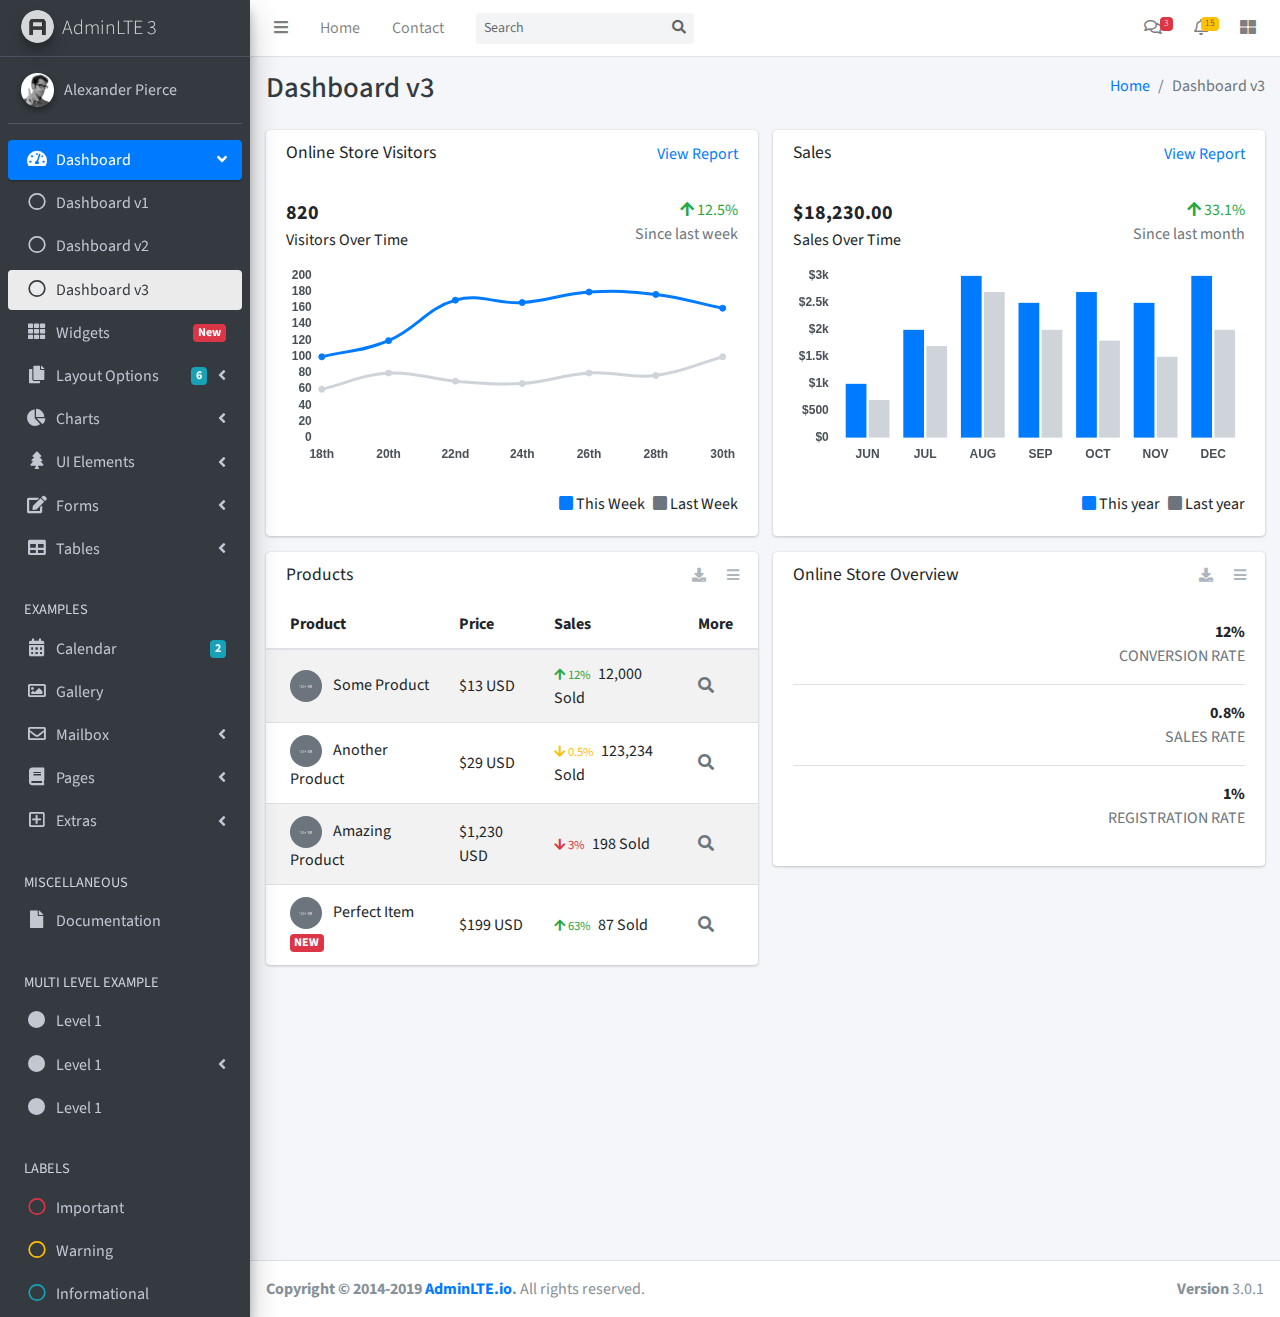
<file: themes/AdminLTE/index3.html>
<!DOCTYPE html>
<html lang="en">
<head>
  <meta charset="utf-8">
  <meta name="viewport" content="width=device-width, initial-scale=1">
  <meta http-equiv="x-ua-compatible" content="ie=edge">

  <title>AdminLTE 3 | Dashboard 3</title>

  <!-- Font Awesome Icons -->
  <link rel="stylesheet" href="plugins/fontawesome-free/css/all.min.css">
  <!-- IonIcons -->
  <link rel="stylesheet" href="http://code.ionicframework.com/ionicons/2.0.1/css/ionicons.min.css">
  <!-- Theme style -->
  <link rel="stylesheet" href="dist/css/adminlte.min.css">
  <!-- Google Font: Source Sans Pro -->
  <link href="https://fonts.googleapis.com/css?family=Source+Sans+Pro:300,400,400i,700" rel="stylesheet">
</head>
<!--
BODY TAG OPTIONS:
=================
Apply one or more of the following classes to to the body tag
to get the desired effect
|---------------------------------------------------------|
|LAYOUT OPTIONS | sidebar-collapse                        |
|               | sidebar-mini                            |
|---------------------------------------------------------|
-->
<body class="hold-transition sidebar-mini">
<div class="wrapper">
  <!-- Navbar -->
  <nav class="main-header navbar navbar-expand navbar-white navbar-light">
    <!-- Left navbar links -->
    <ul class="navbar-nav">
      <li class="nav-item">
        <a class="nav-link" data-widget="pushmenu" href="#"><i class="fas fa-bars"></i></a>
      </li>
      <li class="nav-item d-none d-sm-inline-block">
        <a href="index3.html" class="nav-link">Home</a>
      </li>
      <li class="nav-item d-none d-sm-inline-block">
        <a href="#" class="nav-link">Contact</a>
      </li>
    </ul>

    <!-- SEARCH FORM -->
    <form class="form-inline ml-3">
      <div class="input-group input-group-sm">
        <input class="form-control form-control-navbar" type="search" placeholder="Search" aria-label="Search">
        <div class="input-group-append">
          <button class="btn btn-navbar" type="submit">
            <i class="fas fa-search"></i>
          </button>
        </div>
      </div>
    </form>

    <!-- Right navbar links -->
    <ul class="navbar-nav ml-auto">
      <!-- Messages Dropdown Menu -->
      <li class="nav-item dropdown">
        <a class="nav-link" data-toggle="dropdown" href="#">
          <i class="far fa-comments"></i>
          <span class="badge badge-danger navbar-badge">3</span>
        </a>
        <div class="dropdown-menu dropdown-menu-lg dropdown-menu-right">
          <a href="#" class="dropdown-item">
            <!-- Message Start -->
            <div class="media">
              <img src="dist/img/user1-128x128.jpg" alt="User Avatar" class="img-size-50 mr-3 img-circle">
              <div class="media-body">
                <h3 class="dropdown-item-title">
                  Brad Diesel
                  <span class="float-right text-sm text-danger"><i class="fas fa-star"></i></span>
                </h3>
                <p class="text-sm">Call me whenever you can...</p>
                <p class="text-sm text-muted"><i class="far fa-clock mr-1"></i> 4 Hours Ago</p>
              </div>
            </div>
            <!-- Message End -->
          </a>
          <div class="dropdown-divider"></div>
          <a href="#" class="dropdown-item">
            <!-- Message Start -->
            <div class="media">
              <img src="dist/img/user8-128x128.jpg" alt="User Avatar" class="img-size-50 img-circle mr-3">
              <div class="media-body">
                <h3 class="dropdown-item-title">
                  John Pierce
                  <span class="float-right text-sm text-muted"><i class="fas fa-star"></i></span>
                </h3>
                <p class="text-sm">I got your message bro</p>
                <p class="text-sm text-muted"><i class="far fa-clock mr-1"></i> 4 Hours Ago</p>
              </div>
            </div>
            <!-- Message End -->
          </a>
          <div class="dropdown-divider"></div>
          <a href="#" class="dropdown-item">
            <!-- Message Start -->
            <div class="media">
              <img src="dist/img/user3-128x128.jpg" alt="User Avatar" class="img-size-50 img-circle mr-3">
              <div class="media-body">
                <h3 class="dropdown-item-title">
                  Nora Silvester
                  <span class="float-right text-sm text-warning"><i class="fas fa-star"></i></span>
                </h3>
                <p class="text-sm">The subject goes here</p>
                <p class="text-sm text-muted"><i class="far fa-clock mr-1"></i> 4 Hours Ago</p>
              </div>
            </div>
            <!-- Message End -->
          </a>
          <div class="dropdown-divider"></div>
          <a href="#" class="dropdown-item dropdown-footer">See All Messages</a>
        </div>
      </li>
      <!-- Notifications Dropdown Menu -->
      <li class="nav-item dropdown">
        <a class="nav-link" data-toggle="dropdown" href="#">
          <i class="far fa-bell"></i>
          <span class="badge badge-warning navbar-badge">15</span>
        </a>
        <div class="dropdown-menu dropdown-menu-lg dropdown-menu-right">
          <span class="dropdown-item dropdown-header">15 Notifications</span>
          <div class="dropdown-divider"></div>
          <a href="#" class="dropdown-item">
            <i class="fas fa-envelope mr-2"></i> 4 new messages
            <span class="float-right text-muted text-sm">3 mins</span>
          </a>
          <div class="dropdown-divider"></div>
          <a href="#" class="dropdown-item">
            <i class="fas fa-users mr-2"></i> 8 friend requests
            <span class="float-right text-muted text-sm">12 hours</span>
          </a>
          <div class="dropdown-divider"></div>
          <a href="#" class="dropdown-item">
            <i class="fas fa-file mr-2"></i> 3 new reports
            <span class="float-right text-muted text-sm">2 days</span>
          </a>
          <div class="dropdown-divider"></div>
          <a href="#" class="dropdown-item dropdown-footer">See All Notifications</a>
        </div>
      </li>
      <li class="nav-item">
        <a class="nav-link" data-widget="control-sidebar" data-slide="true" href="#"><i
            class="fas fa-th-large"></i></a>
      </li>
    </ul>
  </nav>
  <!-- /.navbar -->

  <!-- Main Sidebar Container -->
  <aside class="main-sidebar sidebar-dark-primary elevation-4">
    <!-- Brand Logo -->
    <a href="index3.html" class="brand-link">
      <img src="dist/img/AdminLTELogo.png" alt="AdminLTE Logo" class="brand-image img-circle elevation-3"
           style="opacity: .8">
      <span class="brand-text font-weight-light">AdminLTE 3</span>
    </a>

    <!-- Sidebar -->
    <div class="sidebar">
      <!-- Sidebar user panel (optional) -->
      <div class="user-panel mt-3 pb-3 mb-3 d-flex">
        <div class="image">
          <img src="dist/img/user2-160x160.jpg" class="img-circle elevation-2" alt="User Image">
        </div>
        <div class="info">
          <a href="#" class="d-block">Alexander Pierce</a>
        </div>
      </div>

      <!-- Sidebar Menu -->
      <nav class="mt-2">
        <ul class="nav nav-pills nav-sidebar flex-column" data-widget="treeview" role="menu" data-accordion="false">
          <!-- Add icons to the links using the .nav-icon class
               with font-awesome or any other icon font library -->
          <li class="nav-item has-treeview menu-open">
            <a href="#" class="nav-link active">
              <i class="nav-icon fas fa-tachometer-alt"></i>
              <p>
                Dashboard
                <i class="right fas fa-angle-left"></i>
              </p>
            </a>
            <ul class="nav nav-treeview">
              <li class="nav-item">
                <a href="./index.html" class="nav-link">
                  <i class="far fa-circle nav-icon"></i>
                  <p>Dashboard v1</p>
                </a>
              </li>
              <li class="nav-item">
                <a href="./index2.html" class="nav-link">
                  <i class="far fa-circle nav-icon"></i>
                  <p>Dashboard v2</p>
                </a>
              </li>
              <li class="nav-item">
                <a href="./index3.html" class="nav-link active">
                  <i class="far fa-circle nav-icon"></i>
                  <p>Dashboard v3</p>
                </a>
              </li>
            </ul>
          </li>
          <li class="nav-item">
            <a href="pages/widgets.html" class="nav-link">
              <i class="nav-icon fas fa-th"></i>
              <p>
                Widgets
                <span class="right badge badge-danger">New</span>
              </p>
            </a>
          </li>
          <li class="nav-item has-treeview">
            <a href="#" class="nav-link">
              <i class="nav-icon fas fa-copy"></i>
              <p>
                Layout Options
                <i class="fas fa-angle-left right"></i>
                <span class="badge badge-info right">6</span>
              </p>
            </a>
            <ul class="nav nav-treeview">
              <li class="nav-item">
                <a href="pages/layout/top-nav.html" class="nav-link">
                  <i class="far fa-circle nav-icon"></i>
                  <p>Top Navigation</p>
                </a>
              </li>
              <li class="nav-item">
                <a href="pages/layout/boxed.html" class="nav-link">
                  <i class="far fa-circle nav-icon"></i>
                  <p>Boxed</p>
                </a>
              </li>
              <li class="nav-item">
                <a href="pages/layout/fixed-sidebar.html" class="nav-link">
                  <i class="far fa-circle nav-icon"></i>
                  <p>Fixed Sidebar</p>
                </a>
              </li>
              <li class="nav-item">
                <a href="pages/layout/fixed-topnav.html" class="nav-link">
                  <i class="far fa-circle nav-icon"></i>
                  <p>Fixed Navbar</p>
                </a>
              </li>
              <li class="nav-item">
                <a href="pages/layout/fixed-footer.html" class="nav-link">
                  <i class="far fa-circle nav-icon"></i>
                  <p>Fixed Footer</p>
                </a>
              </li>
              <li class="nav-item">
                <a href="pages/layout/collapsed-sidebar.html" class="nav-link">
                  <i class="far fa-circle nav-icon"></i>
                  <p>Collapsed Sidebar</p>
                </a>
              </li>
            </ul>
          </li>
          <li class="nav-item has-treeview">
            <a href="#" class="nav-link">
              <i class="nav-icon fas fa-chart-pie"></i>
              <p>
                Charts
                <i class="right fas fa-angle-left"></i>
              </p>
            </a>
            <ul class="nav nav-treeview">
              <li class="nav-item">
                <a href="pages/charts/chartjs.html" class="nav-link">
                  <i class="far fa-circle nav-icon"></i>
                  <p>ChartJS</p>
                </a>
              </li>
              <li class="nav-item">
                <a href="pages/charts/flot.html" class="nav-link">
                  <i class="far fa-circle nav-icon"></i>
                  <p>Flot</p>
                </a>
              </li>
              <li class="nav-item">
                <a href="pages/charts/inline.html" class="nav-link">
                  <i class="far fa-circle nav-icon"></i>
                  <p>Inline</p>
                </a>
              </li>
            </ul>
          </li>
          <li class="nav-item has-treeview">
            <a href="#" class="nav-link">
              <i class="nav-icon fas fa-tree"></i>
              <p>
                UI Elements
                <i class="fas fa-angle-left right"></i>
              </p>
            </a>
            <ul class="nav nav-treeview">
              <li class="nav-item">
                <a href="pages/UI/general.html" class="nav-link">
                  <i class="far fa-circle nav-icon"></i>
                  <p>General</p>
                </a>
              </li>
              <li class="nav-item">
                <a href="pages/UI/icons.html" class="nav-link">
                  <i class="far fa-circle nav-icon"></i>
                  <p>Icons</p>
                </a>
              </li>
              <li class="nav-item">
                <a href="pages/UI/buttons.html" class="nav-link">
                  <i class="far fa-circle nav-icon"></i>
                  <p>Buttons</p>
                </a>
              </li>
              <li class="nav-item">
                <a href="pages/UI/sliders.html" class="nav-link">
                  <i class="far fa-circle nav-icon"></i>
                  <p>Sliders</p>
                </a>
              </li>
              <li class="nav-item">
                <a href="pages/UI/modals.html" class="nav-link">
                  <i class="far fa-circle nav-icon"></i>
                  <p>Modals & Alerts</p>
                </a>
              </li>
              <li class="nav-item">
                <a href="pages/UI/navbar.html" class="nav-link">
                  <i class="far fa-circle nav-icon"></i>
                  <p>Navbar & Tabs</p>
                </a>
              </li>
              <li class="nav-item">
                <a href="pages/UI/timeline.html" class="nav-link">
                  <i class="far fa-circle nav-icon"></i>
                  <p>Timeline</p>
                </a>
              </li>
              <li class="nav-item">
                <a href="pages/UI/ribbons.html" class="nav-link">
                  <i class="far fa-circle nav-icon"></i>
                  <p>Ribbons</p>
                </a>
              </li>
            </ul>
          </li>
          <li class="nav-item has-treeview">
            <a href="#" class="nav-link">
              <i class="nav-icon fas fa-edit"></i>
              <p>
                Forms
                <i class="fas fa-angle-left right"></i>
              </p>
            </a>
            <ul class="nav nav-treeview">
              <li class="nav-item">
                <a href="pages/forms/general.html" class="nav-link">
                  <i class="far fa-circle nav-icon"></i>
                  <p>General Elements</p>
                </a>
              </li>
              <li class="nav-item">
                <a href="pages/forms/advanced.html" class="nav-link">
                  <i class="far fa-circle nav-icon"></i>
                  <p>Advanced Elements</p>
                </a>
              </li>
              <li class="nav-item">
                <a href="pages/forms/editors.html" class="nav-link">
                  <i class="far fa-circle nav-icon"></i>
                  <p>Editors</p>
                </a>
              </li>
            </ul>
          </li>
          <li class="nav-item has-treeview">
            <a href="#" class="nav-link">
              <i class="nav-icon fas fa-table"></i>
              <p>
                Tables
                <i class="fas fa-angle-left right"></i>
              </p>
            </a>
            <ul class="nav nav-treeview">
              <li class="nav-item">
                <a href="pages/tables/simple.html" class="nav-link">
                  <i class="far fa-circle nav-icon"></i>
                  <p>Simple Tables</p>
                </a>
              </li>
              <li class="nav-item">
                <a href="pages/tables/data.html" class="nav-link">
                  <i class="far fa-circle nav-icon"></i>
                  <p>DataTables</p>
                </a>
              </li>
              <li class="nav-item">
                <a href="pages/tables/jsgrid.html" class="nav-link">
                  <i class="far fa-circle nav-icon"></i>
                  <p>jsGrid</p>
                </a>
              </li>
            </ul>
          </li>
          <li class="nav-header">EXAMPLES</li>
          <li class="nav-item">
            <a href="pages/calendar.html" class="nav-link">
              <i class="nav-icon fas fa-calendar-alt"></i>
              <p>
                Calendar
                <span class="badge badge-info right">2</span>
              </p>
            </a>
          </li>
          <li class="nav-item">
            <a href="pages/gallery.html" class="nav-link">
              <i class="nav-icon far fa-image"></i>
              <p>
                Gallery
              </p>
            </a>
          </li>
          <li class="nav-item has-treeview">
            <a href="#" class="nav-link">
              <i class="nav-icon far fa-envelope"></i>
              <p>
                Mailbox
                <i class="fas fa-angle-left right"></i>
              </p>
            </a>
            <ul class="nav nav-treeview">
              <li class="nav-item">
                <a href="pages/mailbox/mailbox.html" class="nav-link">
                  <i class="far fa-circle nav-icon"></i>
                  <p>Inbox</p>
                </a>
              </li>
              <li class="nav-item">
                <a href="pages/mailbox/compose.html" class="nav-link">
                  <i class="far fa-circle nav-icon"></i>
                  <p>Compose</p>
                </a>
              </li>
              <li class="nav-item">
                <a href="pages/mailbox/read-mail.html" class="nav-link">
                  <i class="far fa-circle nav-icon"></i>
                  <p>Read</p>
                </a>
              </li>
            </ul>
          </li>
          <li class="nav-item has-treeview">
            <a href="#" class="nav-link">
              <i class="nav-icon fas fa-book"></i>
              <p>
                Pages
                <i class="fas fa-angle-left right"></i>
              </p>
            </a>
            <ul class="nav nav-treeview">
              <li class="nav-item">
                <a href="pages/examples/invoice.html" class="nav-link">
                  <i class="far fa-circle nav-icon"></i>
                  <p>Invoice</p>
                </a>
              </li>
              <li class="nav-item">
                <a href="pages/examples/profile.html" class="nav-link">
                  <i class="far fa-circle nav-icon"></i>
                  <p>Profile</p>
                </a>
              </li>
              <li class="nav-item">
                <a href="pages/examples/e_commerce.html" class="nav-link">
                  <i class="far fa-circle nav-icon"></i>
                  <p>E-commerce</p>
                </a>
              </li>
              <li class="nav-item">
                <a href="pages/examples/projects.html" class="nav-link">
                  <i class="far fa-circle nav-icon"></i>
                  <p>Projects</p>
                </a>
              </li>
              <li class="nav-item">
                <a href="pages/examples/project_add.html" class="nav-link">
                  <i class="far fa-circle nav-icon"></i>
                  <p>Project Add</p>
                </a>
              </li>
              <li class="nav-item">
                <a href="pages/examples/project_edit.html" class="nav-link">
                  <i class="far fa-circle nav-icon"></i>
                  <p>Project Edit</p>
                </a>
              </li>
              <li class="nav-item">
                <a href="pages/examples/project_detail.html" class="nav-link">
                  <i class="far fa-circle nav-icon"></i>
                  <p>Project Detail</p>
                </a>
              </li>
              <li class="nav-item">
                <a href="pages/examples/contacts.html" class="nav-link">
                  <i class="far fa-circle nav-icon"></i>
                  <p>Contacts</p>
                </a>
              </li>
            </ul>
          </li>
          <li class="nav-item has-treeview">
            <a href="#" class="nav-link">
              <i class="nav-icon far fa-plus-square"></i>
              <p>
                Extras
                <i class="fas fa-angle-left right"></i>
              </p>
            </a>
            <ul class="nav nav-treeview">
              <li class="nav-item">
                <a href="pages/examples/login.html" class="nav-link">
                  <i class="far fa-circle nav-icon"></i>
                  <p>Login</p>
                </a>
              </li>
              <li class="nav-item">
                <a href="pages/examples/register.html" class="nav-link">
                  <i class="far fa-circle nav-icon"></i>
                  <p>Register</p>
                </a>
              </li>
              <li class="nav-item">
                <a href="pages/examples/forgot-password.html" class="nav-link">
                  <i class="far fa-circle nav-icon"></i>
                  <p>Forgot Password</p>
                </a>
              </li>
              <li class="nav-item">
                <a href="pages/examples/recover-password.html" class="nav-link">
                  <i class="far fa-circle nav-icon"></i>
                  <p>Recover Password</p>
                </a>
              </li>
              <li class="nav-item">
                <a href="pages/examples/lockscreen.html" class="nav-link">
                  <i class="far fa-circle nav-icon"></i>
                  <p>Lockscreen</p>
                </a>
              </li>
              <li class="nav-item">
                <a href="pages/examples/legacy-user-menu.html" class="nav-link">
                  <i class="far fa-circle nav-icon"></i>
                  <p>Legacy User Menu</p>
                </a>
              </li>
              <li class="nav-item">
                <a href="pages/examples/language-menu.html" class="nav-link">
                  <i class="far fa-circle nav-icon"></i>
                  <p>Language Menu</p>
                </a>
              </li>
              <li class="nav-item">
                <a href="pages/examples/404.html" class="nav-link">
                  <i class="far fa-circle nav-icon"></i>
                  <p>Error 404</p>
                </a>
              </li>
              <li class="nav-item">
                <a href="pages/examples/500.html" class="nav-link">
                  <i class="far fa-circle nav-icon"></i>
                  <p>Error 500</p>
                </a>
              </li>
              <li class="nav-item">
                <a href="pages/examples/pace.html" class="nav-link">
                  <i class="far fa-circle nav-icon"></i>
                  <p>Pace</p>
                </a>
              </li>
              <li class="nav-item">
                <a href="pages/examples/blank.html" class="nav-link">
                  <i class="far fa-circle nav-icon"></i>
                  <p>Blank Page</p>
                </a>
              </li>
              <li class="nav-item">
                <a href="starter.html" class="nav-link">
                  <i class="far fa-circle nav-icon"></i>
                  <p>Starter Page</p>
                </a>
              </li>
            </ul>
          </li>
          <li class="nav-header">MISCELLANEOUS</li>
          <li class="nav-item">
            <a href="https://adminlte.io/docs/3.0" class="nav-link">
              <i class="nav-icon fas fa-file"></i>
              <p>Documentation</p>
            </a>
          </li>
          <li class="nav-header">MULTI LEVEL EXAMPLE</li>
          <li class="nav-item">
            <a href="#" class="nav-link">
              <i class="fas fa-circle nav-icon"></i>
              <p>Level 1</p>
            </a>
          </li>
          <li class="nav-item has-treeview">
            <a href="#" class="nav-link">
              <i class="nav-icon fas fa-circle"></i>
              <p>
                Level 1
                <i class="right fas fa-angle-left"></i>
              </p>
            </a>
            <ul class="nav nav-treeview">
              <li class="nav-item">
                <a href="#" class="nav-link">
                  <i class="far fa-circle nav-icon"></i>
                  <p>Level 2</p>
                </a>
              </li>
              <li class="nav-item has-treeview">
                <a href="#" class="nav-link">
                  <i class="far fa-circle nav-icon"></i>
                  <p>
                    Level 2
                    <i class="right fas fa-angle-left"></i>
                  </p>
                </a>
                <ul class="nav nav-treeview">
                  <li class="nav-item">
                    <a href="#" class="nav-link">
                      <i class="far fa-dot-circle nav-icon"></i>
                      <p>Level 3</p>
                    </a>
                  </li>
                  <li class="nav-item">
                    <a href="#" class="nav-link">
                      <i class="far fa-dot-circle nav-icon"></i>
                      <p>Level 3</p>
                    </a>
                  </li>
                  <li class="nav-item">
                    <a href="#" class="nav-link">
                      <i class="far fa-dot-circle nav-icon"></i>
                      <p>Level 3</p>
                    </a>
                  </li>
                </ul>
              </li>
              <li class="nav-item">
                <a href="#" class="nav-link">
                  <i class="far fa-circle nav-icon"></i>
                  <p>Level 2</p>
                </a>
              </li>
            </ul>
          </li>
          <li class="nav-item">
            <a href="#" class="nav-link">
              <i class="fas fa-circle nav-icon"></i>
              <p>Level 1</p>
            </a>
          </li>
          <li class="nav-header">LABELS</li>
          <li class="nav-item">
            <a href="#" class="nav-link">
              <i class="nav-icon far fa-circle text-danger"></i>
              <p class="text">Important</p>
            </a>
          </li>
          <li class="nav-item">
            <a href="#" class="nav-link">
              <i class="nav-icon far fa-circle text-warning"></i>
              <p>Warning</p>
            </a>
          </li>
          <li class="nav-item">
            <a href="#" class="nav-link">
              <i class="nav-icon far fa-circle text-info"></i>
              <p>Informational</p>
            </a>
          </li>
        </ul>
      </nav>
      <!-- /.sidebar-menu -->
    </div>
    <!-- /.sidebar -->
  </aside>

  <!-- Content Wrapper. Contains page content -->
  <div class="content-wrapper">
    <!-- Content Header (Page header) -->
    <div class="content-header">
      <div class="container-fluid">
        <div class="row mb-2">
          <div class="col-sm-6">
            <h1 class="m-0 text-dark">Dashboard v3</h1>
          </div><!-- /.col -->
          <div class="col-sm-6">
            <ol class="breadcrumb float-sm-right">
              <li class="breadcrumb-item"><a href="#">Home</a></li>
              <li class="breadcrumb-item active">Dashboard v3</li>
            </ol>
          </div><!-- /.col -->
        </div><!-- /.row -->
      </div><!-- /.container-fluid -->
    </div>
    <!-- /.content-header -->

    <!-- Main content -->
    <div class="content">
      <div class="container-fluid">
        <div class="row">
          <div class="col-lg-6">
            <div class="card">
              <div class="card-header border-0">
                <div class="d-flex justify-content-between">
                  <h3 class="card-title">Online Store Visitors</h3>
                  <a href="javascript:void(0);">View Report</a>
                </div>
              </div>
              <div class="card-body">
                <div class="d-flex">
                  <p class="d-flex flex-column">
                    <span class="text-bold text-lg">820</span>
                    <span>Visitors Over Time</span>
                  </p>
                  <p class="ml-auto d-flex flex-column text-right">
                    <span class="text-success">
                      <i class="fas fa-arrow-up"></i> 12.5%
                    </span>
                    <span class="text-muted">Since last week</span>
                  </p>
                </div>
                <!-- /.d-flex -->

                <div class="position-relative mb-4">
                  <canvas id="visitors-chart" height="200"></canvas>
                </div>

                <div class="d-flex flex-row justify-content-end">
                  <span class="mr-2">
                    <i class="fas fa-square text-primary"></i> This Week
                  </span>

                  <span>
                    <i class="fas fa-square text-gray"></i> Last Week
                  </span>
                </div>
              </div>
            </div>
            <!-- /.card -->

            <div class="card">
              <div class="card-header border-0">
                <h3 class="card-title">Products</h3>
                <div class="card-tools">
                  <a href="#" class="btn btn-tool btn-sm">
                    <i class="fas fa-download"></i>
                  </a>
                  <a href="#" class="btn btn-tool btn-sm">
                    <i class="fas fa-bars"></i>
                  </a>
                </div>
              </div>
              <div class="card-body table-responsive p-0">
                <table class="table table-striped table-valign-middle">
                  <thead>
                  <tr>
                    <th>Product</th>
                    <th>Price</th>
                    <th>Sales</th>
                    <th>More</th>
                  </tr>
                  </thead>
                  <tbody>
                  <tr>
                    <td>
                      <img src="dist/img/default-150x150.png" alt="Product 1" class="img-circle img-size-32 mr-2">
                      Some Product
                    </td>
                    <td>$13 USD</td>
                    <td>
                      <small class="text-success mr-1">
                        <i class="fas fa-arrow-up"></i>
                        12%
                      </small>
                      12,000 Sold
                    </td>
                    <td>
                      <a href="#" class="text-muted">
                        <i class="fas fa-search"></i>
                      </a>
                    </td>
                  </tr>
                  <tr>
                    <td>
                      <img src="dist/img/default-150x150.png" alt="Product 1" class="img-circle img-size-32 mr-2">
                      Another Product
                    </td>
                    <td>$29 USD</td>
                    <td>
                      <small class="text-warning mr-1">
                        <i class="fas fa-arrow-down"></i>
                        0.5%
                      </small>
                      123,234 Sold
                    </td>
                    <td>
                      <a href="#" class="text-muted">
                        <i class="fas fa-search"></i>
                      </a>
                    </td>
                  </tr>
                  <tr>
                    <td>
                      <img src="dist/img/default-150x150.png" alt="Product 1" class="img-circle img-size-32 mr-2">
                      Amazing Product
                    </td>
                    <td>$1,230 USD</td>
                    <td>
                      <small class="text-danger mr-1">
                        <i class="fas fa-arrow-down"></i>
                        3%
                      </small>
                      198 Sold
                    </td>
                    <td>
                      <a href="#" class="text-muted">
                        <i class="fas fa-search"></i>
                      </a>
                    </td>
                  </tr>
                  <tr>
                    <td>
                      <img src="dist/img/default-150x150.png" alt="Product 1" class="img-circle img-size-32 mr-2">
                      Perfect Item
                      <span class="badge bg-danger">NEW</span>
                    </td>
                    <td>$199 USD</td>
                    <td>
                      <small class="text-success mr-1">
                        <i class="fas fa-arrow-up"></i>
                        63%
                      </small>
                      87 Sold
                    </td>
                    <td>
                      <a href="#" class="text-muted">
                        <i class="fas fa-search"></i>
                      </a>
                    </td>
                  </tr>
                  </tbody>
                </table>
              </div>
            </div>
            <!-- /.card -->
          </div>
          <!-- /.col-md-6 -->
          <div class="col-lg-6">
            <div class="card">
              <div class="card-header border-0">
                <div class="d-flex justify-content-between">
                  <h3 class="card-title">Sales</h3>
                  <a href="javascript:void(0);">View Report</a>
                </div>
              </div>
              <div class="card-body">
                <div class="d-flex">
                  <p class="d-flex flex-column">
                    <span class="text-bold text-lg">$18,230.00</span>
                    <span>Sales Over Time</span>
                  </p>
                  <p class="ml-auto d-flex flex-column text-right">
                    <span class="text-success">
                      <i class="fas fa-arrow-up"></i> 33.1%
                    </span>
                    <span class="text-muted">Since last month</span>
                  </p>
                </div>
                <!-- /.d-flex -->

                <div class="position-relative mb-4">
                  <canvas id="sales-chart" height="200"></canvas>
                </div>

                <div class="d-flex flex-row justify-content-end">
                  <span class="mr-2">
                    <i class="fas fa-square text-primary"></i> This year
                  </span>

                  <span>
                    <i class="fas fa-square text-gray"></i> Last year
                  </span>
                </div>
              </div>
            </div>
            <!-- /.card -->

            <div class="card">
              <div class="card-header border-0">
                <h3 class="card-title">Online Store Overview</h3>
                <div class="card-tools">
                  <a href="#" class="btn btn-sm btn-tool">
                    <i class="fas fa-download"></i>
                  </a>
                  <a href="#" class="btn btn-sm btn-tool">
                    <i class="fas fa-bars"></i>
                  </a>
                </div>
              </div>
              <div class="card-body">
                <div class="d-flex justify-content-between align-items-center border-bottom mb-3">
                  <p class="text-success text-xl">
                    <i class="ion ion-ios-refresh-empty"></i>
                  </p>
                  <p class="d-flex flex-column text-right">
                    <span class="font-weight-bold">
                      <i class="ion ion-android-arrow-up text-success"></i> 12%
                    </span>
                    <span class="text-muted">CONVERSION RATE</span>
                  </p>
                </div>
                <!-- /.d-flex -->
                <div class="d-flex justify-content-between align-items-center border-bottom mb-3">
                  <p class="text-warning text-xl">
                    <i class="ion ion-ios-cart-outline"></i>
                  </p>
                  <p class="d-flex flex-column text-right">
                    <span class="font-weight-bold">
                      <i class="ion ion-android-arrow-up text-warning"></i> 0.8%
                    </span>
                    <span class="text-muted">SALES RATE</span>
                  </p>
                </div>
                <!-- /.d-flex -->
                <div class="d-flex justify-content-between align-items-center mb-0">
                  <p class="text-danger text-xl">
                    <i class="ion ion-ios-people-outline"></i>
                  </p>
                  <p class="d-flex flex-column text-right">
                    <span class="font-weight-bold">
                      <i class="ion ion-android-arrow-down text-danger"></i> 1%
                    </span>
                    <span class="text-muted">REGISTRATION RATE</span>
                  </p>
                </div>
                <!-- /.d-flex -->
              </div>
            </div>
          </div>
          <!-- /.col-md-6 -->
        </div>
        <!-- /.row -->
      </div>
      <!-- /.container-fluid -->
    </div>
    <!-- /.content -->
  </div>
  <!-- /.content-wrapper -->

  <!-- Control Sidebar -->
  <aside class="control-sidebar control-sidebar-dark">
    <!-- Control sidebar content goes here -->
  </aside>
  <!-- /.control-sidebar -->

  <!-- Main Footer -->
  <footer class="main-footer">
    <strong>Copyright &copy; 2014-2019 <a href="http://adminlte.io">AdminLTE.io</a>.</strong>
    All rights reserved.
    <div class="float-right d-none d-sm-inline-block">
      <b>Version</b> 3.0.1
    </div>
  </footer>
</div>
<!-- ./wrapper -->

<!-- REQUIRED SCRIPTS -->

<!-- jQuery -->
<script src="plugins/jquery/jquery.min.js"></script>
<!-- Bootstrap -->
<script src="plugins/bootstrap/js/bootstrap.bundle.min.js"></script>
<!-- AdminLTE -->
<script src="dist/js/adminlte.js"></script>

<!-- OPTIONAL SCRIPTS -->
<script src="plugins/chart.js/Chart.min.js"></script>
<script src="dist/js/demo.js"></script>
<script src="dist/js/pages/dashboard3.js"></script>
</body>
</html>
</file>
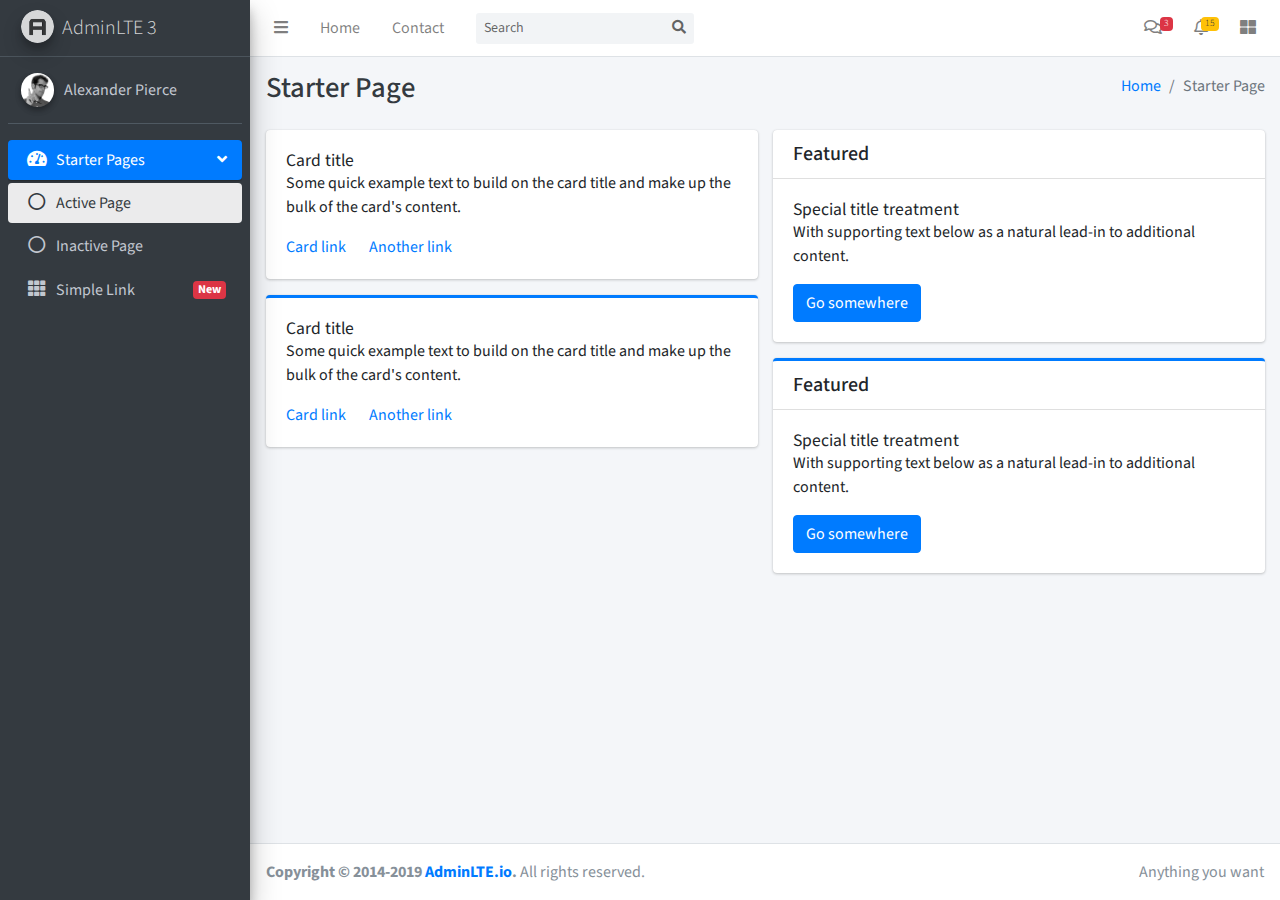
<file: themes/AdminLTE/starter.html>
<!DOCTYPE html>
<!--
This is a starter template page. Use this page to start your new project from
scratch. This page gets rid of all links and provides the needed markup only.
-->
<html lang="en">
<head>
  <meta charset="utf-8">
  <meta name="viewport" content="width=device-width, initial-scale=1">
  <meta http-equiv="x-ua-compatible" content="ie=edge">

  <title>AdminLTE 3 | Starter</title>

  <!-- Font Awesome Icons -->
  <link rel="stylesheet" href="plugins/fontawesome-free/css/all.min.css">
  <!-- Theme style -->
  <link rel="stylesheet" href="dist/css/adminlte.min.css">
  <!-- Google Font: Source Sans Pro -->
  <link href="https://fonts.googleapis.com/css?family=Source+Sans+Pro:300,400,400i,700" rel="stylesheet">
</head>
<body class="hold-transition sidebar-mini">
<div class="wrapper">

  <!-- Navbar -->
  <nav class="main-header navbar navbar-expand navbar-white navbar-light">
    <!-- Left navbar links -->
    <ul class="navbar-nav">
      <li class="nav-item">
        <a class="nav-link" data-widget="pushmenu" href="#"><i class="fas fa-bars"></i></a>
      </li>
      <li class="nav-item d-none d-sm-inline-block">
        <a href="index3.html" class="nav-link">Home</a>
      </li>
      <li class="nav-item d-none d-sm-inline-block">
        <a href="#" class="nav-link">Contact</a>
      </li>
    </ul>

    <!-- SEARCH FORM -->
    <form class="form-inline ml-3">
      <div class="input-group input-group-sm">
        <input class="form-control form-control-navbar" type="search" placeholder="Search" aria-label="Search">
        <div class="input-group-append">
          <button class="btn btn-navbar" type="submit">
            <i class="fas fa-search"></i>
          </button>
        </div>
      </div>
    </form>

    <!-- Right navbar links -->
    <ul class="navbar-nav ml-auto">
      <!-- Messages Dropdown Menu -->
      <li class="nav-item dropdown">
        <a class="nav-link" data-toggle="dropdown" href="#">
          <i class="far fa-comments"></i>
          <span class="badge badge-danger navbar-badge">3</span>
        </a>
        <div class="dropdown-menu dropdown-menu-lg dropdown-menu-right">
          <a href="#" class="dropdown-item">
            <!-- Message Start -->
            <div class="media">
              <img src="dist/img/user1-128x128.jpg" alt="User Avatar" class="img-size-50 mr-3 img-circle">
              <div class="media-body">
                <h3 class="dropdown-item-title">
                  Brad Diesel
                  <span class="float-right text-sm text-danger"><i class="fas fa-star"></i></span>
                </h3>
                <p class="text-sm">Call me whenever you can...</p>
                <p class="text-sm text-muted"><i class="far fa-clock mr-1"></i> 4 Hours Ago</p>
              </div>
            </div>
            <!-- Message End -->
          </a>
          <div class="dropdown-divider"></div>
          <a href="#" class="dropdown-item">
            <!-- Message Start -->
            <div class="media">
              <img src="dist/img/user8-128x128.jpg" alt="User Avatar" class="img-size-50 img-circle mr-3">
              <div class="media-body">
                <h3 class="dropdown-item-title">
                  John Pierce
                  <span class="float-right text-sm text-muted"><i class="fas fa-star"></i></span>
                </h3>
                <p class="text-sm">I got your message bro</p>
                <p class="text-sm text-muted"><i class="far fa-clock mr-1"></i> 4 Hours Ago</p>
              </div>
            </div>
            <!-- Message End -->
          </a>
          <div class="dropdown-divider"></div>
          <a href="#" class="dropdown-item">
            <!-- Message Start -->
            <div class="media">
              <img src="dist/img/user3-128x128.jpg" alt="User Avatar" class="img-size-50 img-circle mr-3">
              <div class="media-body">
                <h3 class="dropdown-item-title">
                  Nora Silvester
                  <span class="float-right text-sm text-warning"><i class="fas fa-star"></i></span>
                </h3>
                <p class="text-sm">The subject goes here</p>
                <p class="text-sm text-muted"><i class="far fa-clock mr-1"></i> 4 Hours Ago</p>
              </div>
            </div>
            <!-- Message End -->
          </a>
          <div class="dropdown-divider"></div>
          <a href="#" class="dropdown-item dropdown-footer">See All Messages</a>
        </div>
      </li>
      <!-- Notifications Dropdown Menu -->
      <li class="nav-item dropdown">
        <a class="nav-link" data-toggle="dropdown" href="#">
          <i class="far fa-bell"></i>
          <span class="badge badge-warning navbar-badge">15</span>
        </a>
        <div class="dropdown-menu dropdown-menu-lg dropdown-menu-right">
          <span class="dropdown-header">15 Notifications</span>
          <div class="dropdown-divider"></div>
          <a href="#" class="dropdown-item">
            <i class="fas fa-envelope mr-2"></i> 4 new messages
            <span class="float-right text-muted text-sm">3 mins</span>
          </a>
          <div class="dropdown-divider"></div>
          <a href="#" class="dropdown-item">
            <i class="fas fa-users mr-2"></i> 8 friend requests
            <span class="float-right text-muted text-sm">12 hours</span>
          </a>
          <div class="dropdown-divider"></div>
          <a href="#" class="dropdown-item">
            <i class="fas fa-file mr-2"></i> 3 new reports
            <span class="float-right text-muted text-sm">2 days</span>
          </a>
          <div class="dropdown-divider"></div>
          <a href="#" class="dropdown-item dropdown-footer">See All Notifications</a>
        </div>
      </li>
      <li class="nav-item">
        <a class="nav-link" data-widget="control-sidebar" data-slide="true" href="#"><i
            class="fas fa-th-large"></i></a>
      </li>
    </ul>
  </nav>
  <!-- /.navbar -->

  <!-- Main Sidebar Container -->
  <aside class="main-sidebar sidebar-dark-primary elevation-4">
    <!-- Brand Logo -->
    <a href="index3.html" class="brand-link">
      <img src="dist/img/AdminLTELogo.png" alt="AdminLTE Logo" class="brand-image img-circle elevation-3"
           style="opacity: .8">
      <span class="brand-text font-weight-light">AdminLTE 3</span>
    </a>

    <!-- Sidebar -->
    <div class="sidebar">
      <!-- Sidebar user panel (optional) -->
      <div class="user-panel mt-3 pb-3 mb-3 d-flex">
        <div class="image">
          <img src="dist/img/user2-160x160.jpg" class="img-circle elevation-2" alt="User Image">
        </div>
        <div class="info">
          <a href="#" class="d-block">Alexander Pierce</a>
        </div>
      </div>

      <!-- Sidebar Menu -->
      <nav class="mt-2">
        <ul class="nav nav-pills nav-sidebar flex-column" data-widget="treeview" role="menu" data-accordion="false">
          <!-- Add icons to the links using the .nav-icon class
               with font-awesome or any other icon font library -->
          <li class="nav-item has-treeview menu-open">
            <a href="#" class="nav-link active">
              <i class="nav-icon fas fa-tachometer-alt"></i>
              <p>
                Starter Pages
                <i class="right fas fa-angle-left"></i>
              </p>
            </a>
            <ul class="nav nav-treeview">
              <li class="nav-item">
                <a href="#" class="nav-link active">
                  <i class="far fa-circle nav-icon"></i>
                  <p>Active Page</p>
                </a>
              </li>
              <li class="nav-item">
                <a href="#" class="nav-link">
                  <i class="far fa-circle nav-icon"></i>
                  <p>Inactive Page</p>
                </a>
              </li>
            </ul>
          </li>
          <li class="nav-item">
            <a href="#" class="nav-link">
              <i class="nav-icon fas fa-th"></i>
              <p>
                Simple Link
                <span class="right badge badge-danger">New</span>
              </p>
            </a>
          </li>
        </ul>
      </nav>
      <!-- /.sidebar-menu -->
    </div>
    <!-- /.sidebar -->
  </aside>

  <!-- Content Wrapper. Contains page content -->
  <div class="content-wrapper">
    <!-- Content Header (Page header) -->
    <div class="content-header">
      <div class="container-fluid">
        <div class="row mb-2">
          <div class="col-sm-6">
            <h1 class="m-0 text-dark">Starter Page</h1>
          </div><!-- /.col -->
          <div class="col-sm-6">
            <ol class="breadcrumb float-sm-right">
              <li class="breadcrumb-item"><a href="#">Home</a></li>
              <li class="breadcrumb-item active">Starter Page</li>
            </ol>
          </div><!-- /.col -->
        </div><!-- /.row -->
      </div><!-- /.container-fluid -->
    </div>
    <!-- /.content-header -->

    <!-- Main content -->
    <div class="content">
      <div class="container-fluid">
        <div class="row">
          <div class="col-lg-6">
            <div class="card">
              <div class="card-body">
                <h5 class="card-title">Card title</h5>

                <p class="card-text">
                  Some quick example text to build on the card title and make up the bulk of the card's
                  content.
                </p>

                <a href="#" class="card-link">Card link</a>
                <a href="#" class="card-link">Another link</a>
              </div>
            </div>

            <div class="card card-primary card-outline">
              <div class="card-body">
                <h5 class="card-title">Card title</h5>

                <p class="card-text">
                  Some quick example text to build on the card title and make up the bulk of the card's
                  content.
                </p>
                <a href="#" class="card-link">Card link</a>
                <a href="#" class="card-link">Another link</a>
              </div>
            </div><!-- /.card -->
          </div>
          <!-- /.col-md-6 -->
          <div class="col-lg-6">
            <div class="card">
              <div class="card-header">
                <h5 class="m-0">Featured</h5>
              </div>
              <div class="card-body">
                <h6 class="card-title">Special title treatment</h6>

                <p class="card-text">With supporting text below as a natural lead-in to additional content.</p>
                <a href="#" class="btn btn-primary">Go somewhere</a>
              </div>
            </div>

            <div class="card card-primary card-outline">
              <div class="card-header">
                <h5 class="m-0">Featured</h5>
              </div>
              <div class="card-body">
                <h6 class="card-title">Special title treatment</h6>

                <p class="card-text">With supporting text below as a natural lead-in to additional content.</p>
                <a href="#" class="btn btn-primary">Go somewhere</a>
              </div>
            </div>
          </div>
          <!-- /.col-md-6 -->
        </div>
        <!-- /.row -->
      </div><!-- /.container-fluid -->
    </div>
    <!-- /.content -->
  </div>
  <!-- /.content-wrapper -->

  <!-- Control Sidebar -->
  <aside class="control-sidebar control-sidebar-dark">
    <!-- Control sidebar content goes here -->
    <div class="p-3">
      <h5>Title</h5>
      <p>Sidebar content</p>
    </div>
  </aside>
  <!-- /.control-sidebar -->

  <!-- Main Footer -->
  <footer class="main-footer">
    <!-- To the right -->
    <div class="float-right d-none d-sm-inline">
      Anything you want
    </div>
    <!-- Default to the left -->
    <strong>Copyright &copy; 2014-2019 <a href="https://adminlte.io">AdminLTE.io</a>.</strong> All rights reserved.
  </footer>
</div>
<!-- ./wrapper -->

<!-- REQUIRED SCRIPTS -->

<!-- jQuery -->
<script src="plugins/jquery/jquery.min.js"></script>
<!-- Bootstrap 4 -->
<script src="plugins/bootstrap/js/bootstrap.bundle.min.js"></script>
<!-- AdminLTE App -->
<script src="dist/js/adminlte.min.js"></script>
</body>
</html>
</file>
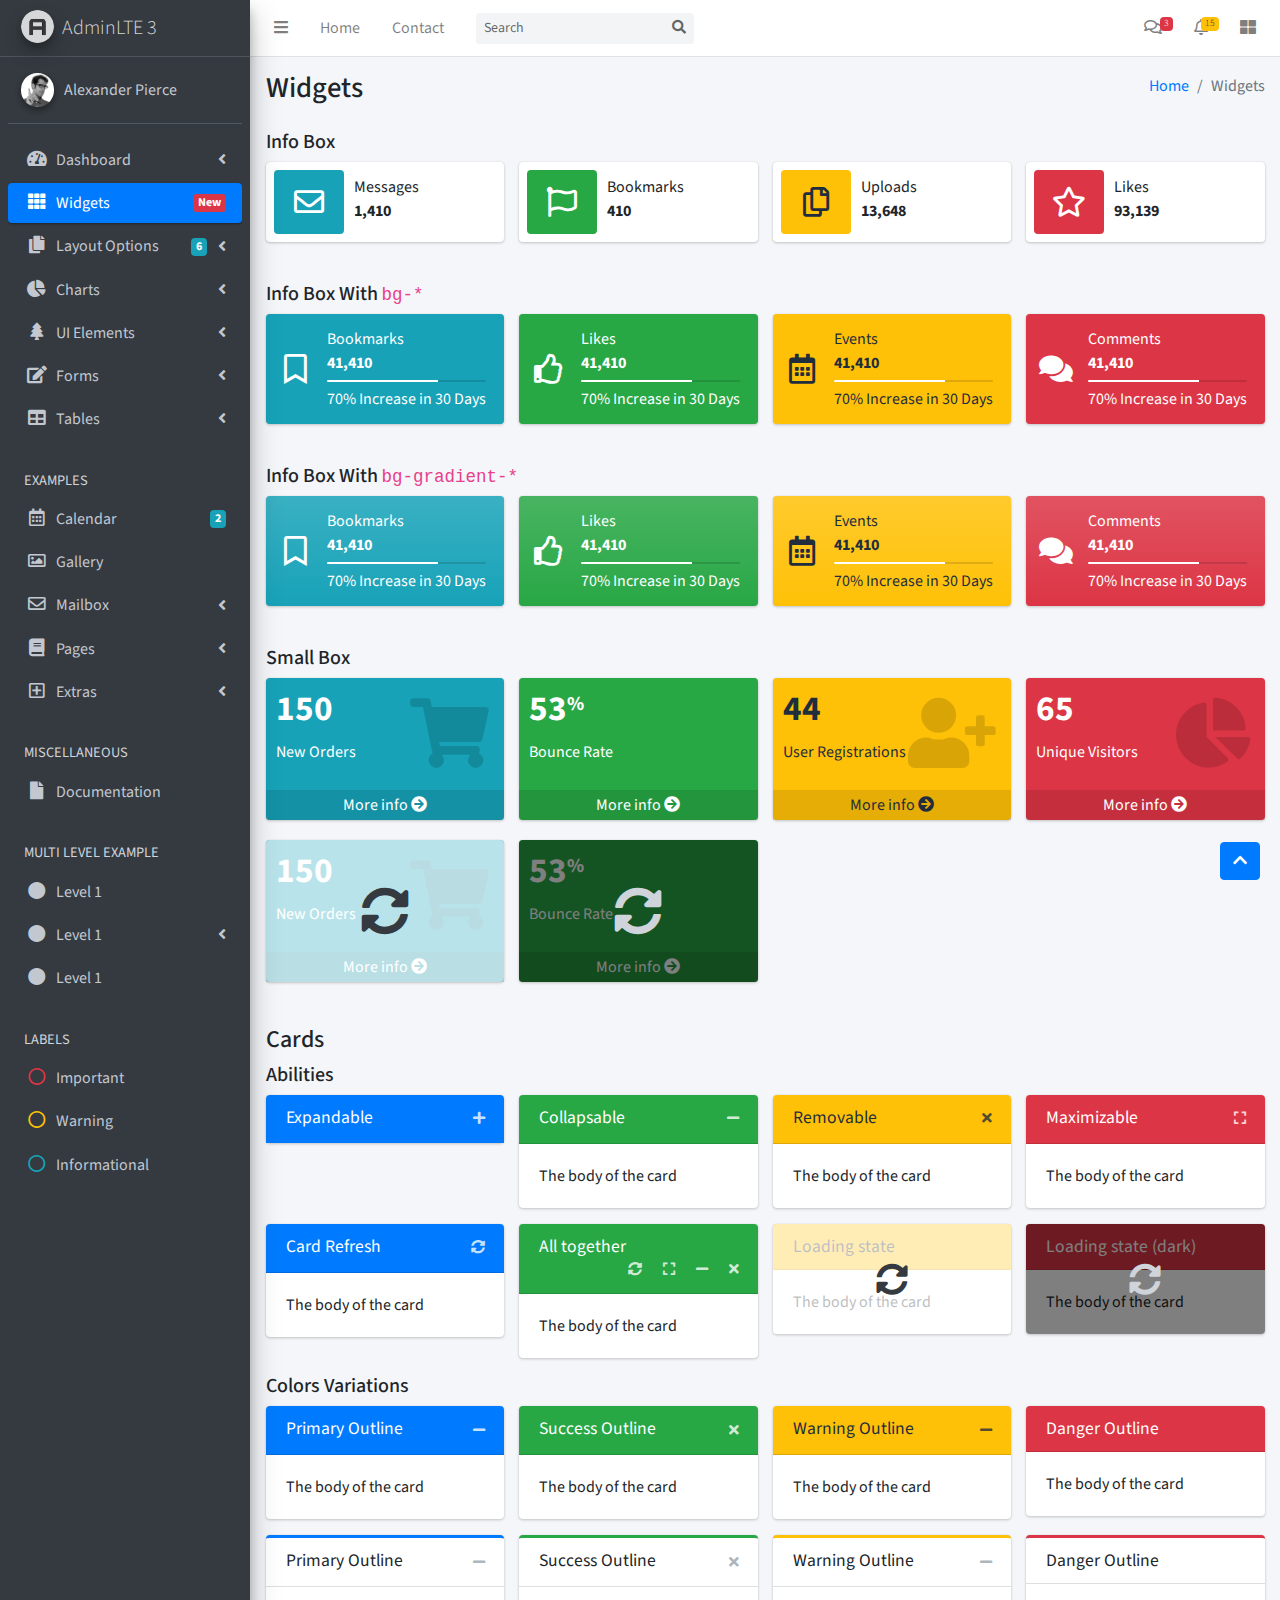
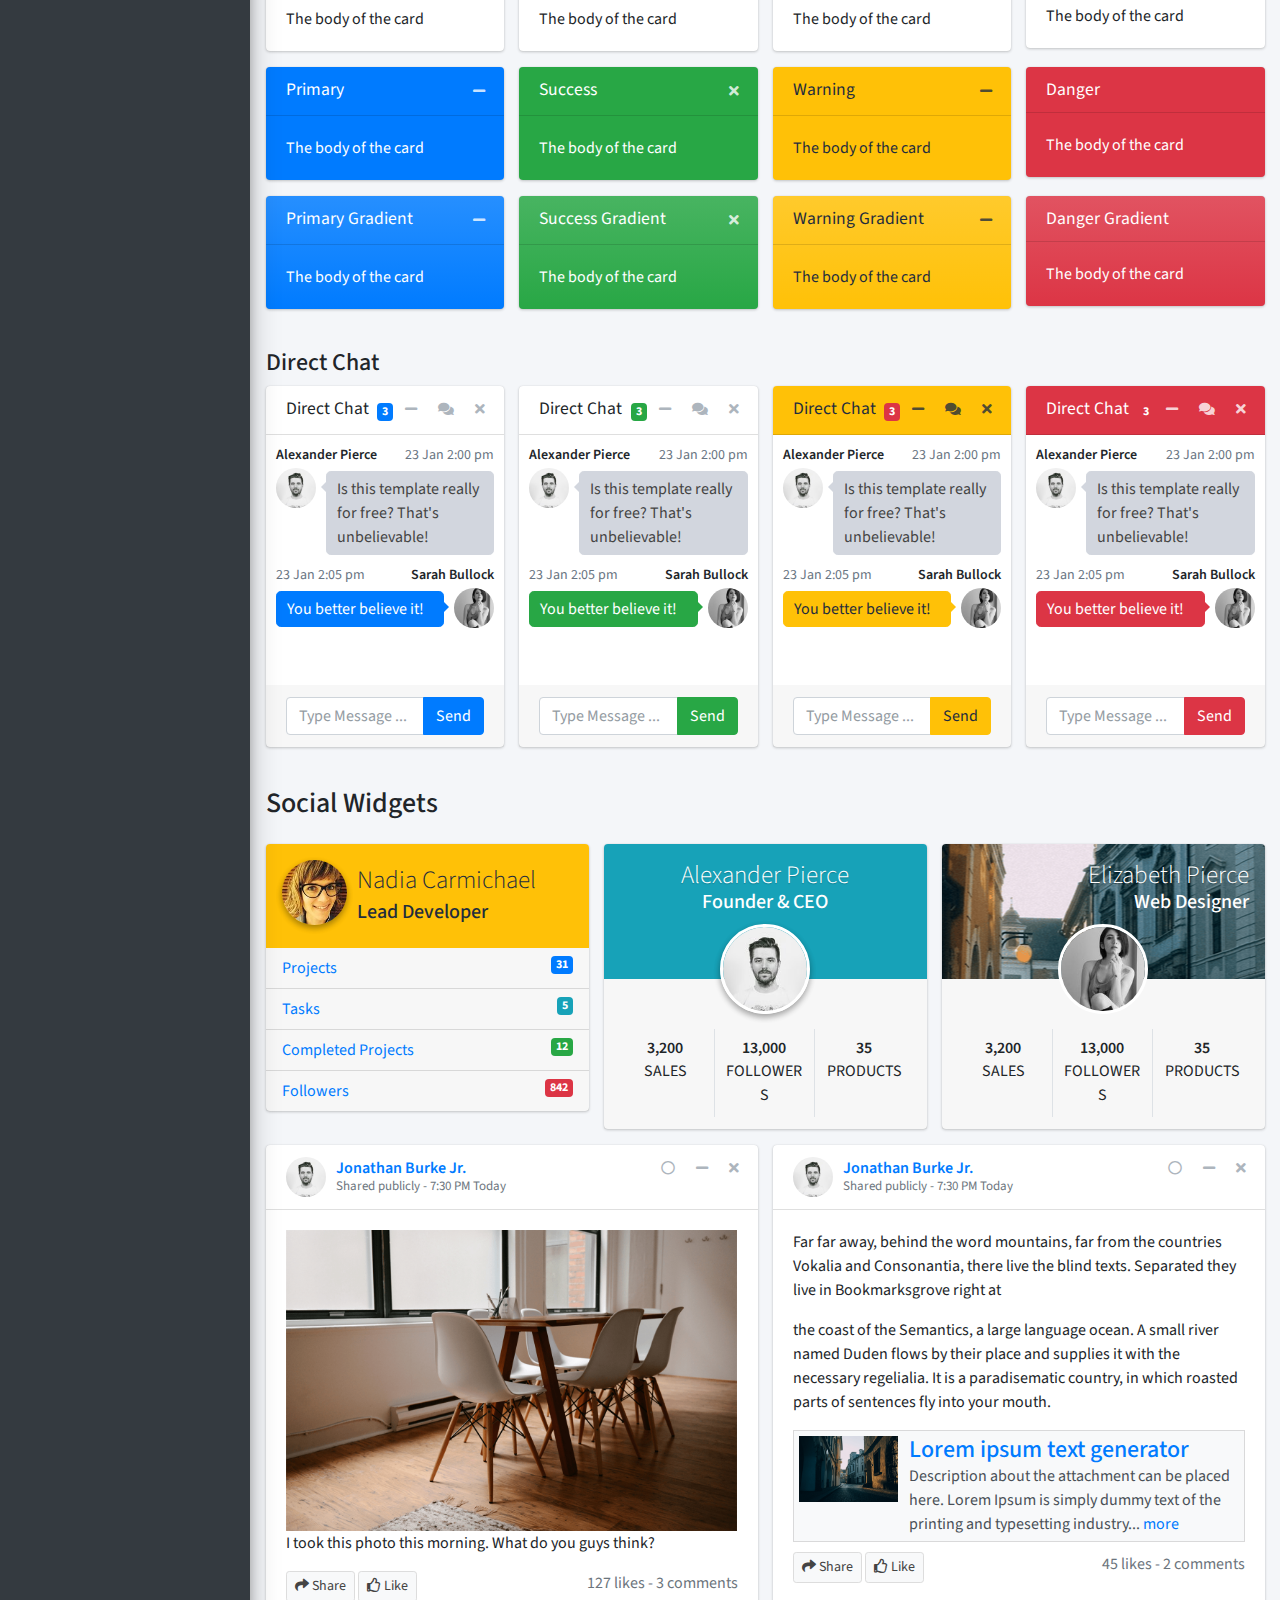
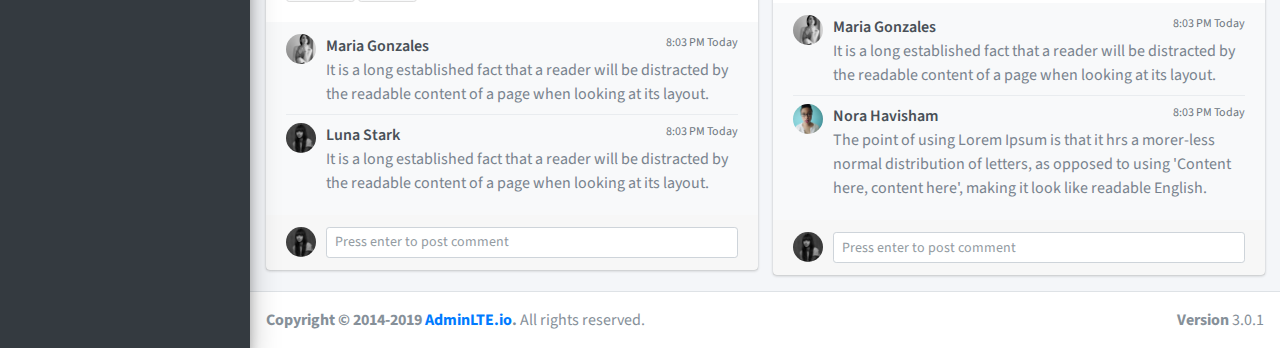
<file: themes/AdminLTE/pages/widgets.html>
<!DOCTYPE html>
<html>
<head>
  <meta charset="utf-8">
  <meta http-equiv="X-UA-Compatible" content="IE=edge">
  <title>AdminLTE 3 | Widgets</title>
  <!-- Tell the browser to be responsive to screen width -->
  <meta name="viewport" content="width=device-width, initial-scale=1">
  <!-- Font Awesome -->
  <link rel="stylesheet" href="../plugins/fontawesome-free/css/all.min.css">
  <!-- Ionicons -->
  <link rel="stylesheet" href="https://code.ionicframework.com/ionicons/2.0.1/css/ionicons.min.css">
  <!-- Theme style -->
  <link rel="stylesheet" href="../dist/css/adminlte.min.css">
  <!-- Google Font: Source Sans Pro -->
  <link href="https://fonts.googleapis.com/css?family=Source+Sans+Pro:300,400,400i,700" rel="stylesheet">
</head>
<body class="hold-transition sidebar-mini">
<div class="wrapper">
  <!-- Navbar -->
  <nav class="main-header navbar navbar-expand navbar-white navbar-light">
    <!-- Left navbar links -->
    <ul class="navbar-nav">
      <li class="nav-item">
        <a class="nav-link" data-widget="pushmenu" href="#"><i class="fas fa-bars"></i></a>
      </li>
      <li class="nav-item d-none d-sm-inline-block">
        <a href="../index3.html" class="nav-link">Home</a>
      </li>
      <li class="nav-item d-none d-sm-inline-block">
        <a href="#" class="nav-link">Contact</a>
      </li>
    </ul>

    <!-- SEARCH FORM -->
    <form class="form-inline ml-3">
      <div class="input-group input-group-sm">
        <input class="form-control form-control-navbar" type="search" placeholder="Search" aria-label="Search">
        <div class="input-group-append">
          <button class="btn btn-navbar" type="submit">
            <i class="fas fa-search"></i>
          </button>
        </div>
      </div>
    </form>

    <!-- Right navbar links -->
    <ul class="navbar-nav ml-auto">
      <!-- Messages Dropdown Menu -->
      <li class="nav-item dropdown">
        <a class="nav-link" data-toggle="dropdown" href="#">
          <i class="far fa-comments"></i>
          <span class="badge badge-danger navbar-badge">3</span>
        </a>
        <div class="dropdown-menu dropdown-menu-lg dropdown-menu-right">
          <a href="#" class="dropdown-item">
            <!-- Message Start -->
            <div class="media">
              <img src="../dist/img/user1-128x128.jpg" alt="User Avatar" class="img-size-50 mr-3 img-circle">
              <div class="media-body">
                <h3 class="dropdown-item-title">
                  Brad Diesel
                  <span class="float-right text-sm text-danger"><i class="fas fa-star"></i></span>
                </h3>
                <p class="text-sm">Call me whenever you can...</p>
                <p class="text-sm text-muted"><i class="far fa-clock mr-1"></i> 4 Hours Ago</p>
              </div>
            </div>
            <!-- Message End -->
          </a>
          <div class="dropdown-divider"></div>
          <a href="#" class="dropdown-item">
            <!-- Message Start -->
            <div class="media">
              <img src="../dist/img/user8-128x128.jpg" alt="User Avatar" class="img-size-50 img-circle mr-3">
              <div class="media-body">
                <h3 class="dropdown-item-title">
                  John Pierce
                  <span class="float-right text-sm text-muted"><i class="fas fa-star"></i></span>
                </h3>
                <p class="text-sm">I got your message bro</p>
                <p class="text-sm text-muted"><i class="far fa-clock mr-1"></i> 4 Hours Ago</p>
              </div>
            </div>
            <!-- Message End -->
          </a>
          <div class="dropdown-divider"></div>
          <a href="#" class="dropdown-item">
            <!-- Message Start -->
            <div class="media">
              <img src="../dist/img/user3-128x128.jpg" alt="User Avatar" class="img-size-50 img-circle mr-3">
              <div class="media-body">
                <h3 class="dropdown-item-title">
                  Nora Silvester
                  <span class="float-right text-sm text-warning"><i class="fas fa-star"></i></span>
                </h3>
                <p class="text-sm">The subject goes here</p>
                <p class="text-sm text-muted"><i class="far fa-clock mr-1"></i> 4 Hours Ago</p>
              </div>
            </div>
            <!-- Message End -->
          </a>
          <div class="dropdown-divider"></div>
          <a href="#" class="dropdown-item dropdown-footer">See All Messages</a>
        </div>
      </li>
      <!-- Notifications Dropdown Menu -->
      <li class="nav-item dropdown">
        <a class="nav-link" data-toggle="dropdown" href="#">
          <i class="far fa-bell"></i>
          <span class="badge badge-warning navbar-badge">15</span>
        </a>
        <div class="dropdown-menu dropdown-menu-lg dropdown-menu-right">
          <span class="dropdown-item dropdown-header">15 Notifications</span>
          <div class="dropdown-divider"></div>
          <a href="#" class="dropdown-item">
            <i class="fas fa-envelope mr-2"></i> 4 new messages
            <span class="float-right text-muted text-sm">3 mins</span>
          </a>
          <div class="dropdown-divider"></div>
          <a href="#" class="dropdown-item">
            <i class="fas fa-users mr-2"></i> 8 friend requests
            <span class="float-right text-muted text-sm">12 hours</span>
          </a>
          <div class="dropdown-divider"></div>
          <a href="#" class="dropdown-item">
            <i class="fas fa-file mr-2"></i> 3 new reports
            <span class="float-right text-muted text-sm">2 days</span>
          </a>
          <div class="dropdown-divider"></div>
          <a href="#" class="dropdown-item dropdown-footer">See All Notifications</a>
        </div>
      </li>
      <li class="nav-item">
        <a class="nav-link" data-widget="control-sidebar" data-slide="true" href="#">
          <i class="fas fa-th-large"></i>
        </a>
      </li>
    </ul>
  </nav>
  <!-- /.navbar -->

  <!-- Main Sidebar Container -->
  <aside class="main-sidebar sidebar-dark-primary elevation-4">
    <!-- Brand Logo -->
    <a href="../index3.html" class="brand-link">
      <img src="../dist/img/AdminLTELogo.png"
           alt="AdminLTE Logo"
           class="brand-image img-circle elevation-3"
           style="opacity: .8">
      <span class="brand-text font-weight-light">AdminLTE 3</span>
    </a>

    <!-- Sidebar -->
    <div class="sidebar">
      <!-- Sidebar user panel (optional) -->
      <div class="user-panel mt-3 pb-3 mb-3 d-flex">
        <div class="image">
          <img src="../dist/img/user2-160x160.jpg" class="img-circle elevation-2" alt="User Image">
        </div>
        <div class="info">
          <a href="#" class="d-block">Alexander Pierce</a>
        </div>
      </div>

      <!-- Sidebar Menu -->
      <nav class="mt-2">
        <ul class="nav nav-pills nav-sidebar flex-column" data-widget="treeview" role="menu" data-accordion="false">
          <!-- Add icons to the links using the .nav-icon class
               with font-awesome or any other icon font library -->
          <li class="nav-item has-treeview">
            <a href="#" class="nav-link">
              <i class="nav-icon fas fa-tachometer-alt"></i>
              <p>
                Dashboard
                <i class="right fas fa-angle-left"></i>
              </p>
            </a>
            <ul class="nav nav-treeview">
              <li class="nav-item">
                <a href="../index.html" class="nav-link">
                  <i class="far fa-circle nav-icon"></i>
                  <p>Dashboard v1</p>
                </a>
              </li>
              <li class="nav-item">
                <a href="../index2.html" class="nav-link">
                  <i class="far fa-circle nav-icon"></i>
                  <p>Dashboard v2</p>
                </a>
              </li>
              <li class="nav-item">
                <a href="../index3.html" class="nav-link">
                  <i class="far fa-circle nav-icon"></i>
                  <p>Dashboard v3</p>
                </a>
              </li>
            </ul>
          </li>
          <li class="nav-item">
            <a href="widgets.html" class="nav-link active">
              <i class="nav-icon fas fa-th"></i>
              <p>
                Widgets
                <span class="right badge badge-danger">New</span>
              </p>
            </a>
          </li>
          <li class="nav-item has-treeview">
            <a href="#" class="nav-link">
              <i class="nav-icon fas fa-copy"></i>
              <p>
                Layout Options
                <i class="fas fa-angle-left right"></i>
                <span class="badge badge-info right">6</span>
              </p>
            </a>
            <ul class="nav nav-treeview">
              <li class="nav-item">
                <a href="layout/top-nav.html" class="nav-link">
                  <i class="far fa-circle nav-icon"></i>
                  <p>Top Navigation</p>
                </a>
              </li>
              <li class="nav-item">
                <a href="layout/boxed.html" class="nav-link">
                  <i class="far fa-circle nav-icon"></i>
                  <p>Boxed</p>
                </a>
              </li>
              <li class="nav-item">
                <a href="layout/fixed-sidebar.html" class="nav-link">
                  <i class="far fa-circle nav-icon"></i>
                  <p>Fixed Sidebar</p>
                </a>
              </li>
              <li class="nav-item">
                <a href="layout/fixed-topnav.html" class="nav-link">
                  <i class="far fa-circle nav-icon"></i>
                  <p>Fixed Navbar</p>
                </a>
              </li>
              <li class="nav-item">
                <a href="layout/fixed-footer.html" class="nav-link">
                  <i class="far fa-circle nav-icon"></i>
                  <p>Fixed Footer</p>
                </a>
              </li>
              <li class="nav-item">
                <a href="layout/collapsed-sidebar.html" class="nav-link">
                  <i class="far fa-circle nav-icon"></i>
                  <p>Collapsed Sidebar</p>
                </a>
              </li>
            </ul>
          </li>
          <li class="nav-item has-treeview">
            <a href="#" class="nav-link">
              <i class="nav-icon fas fa-chart-pie"></i>
              <p>
                Charts
                <i class="right fas fa-angle-left"></i>
              </p>
            </a>
            <ul class="nav nav-treeview">
              <li class="nav-item">
                <a href="charts/chartjs.html" class="nav-link">
                  <i class="far fa-circle nav-icon"></i>
                  <p>ChartJS</p>
                </a>
              </li>
              <li class="nav-item">
                <a href="charts/flot.html" class="nav-link">
                  <i class="far fa-circle nav-icon"></i>
                  <p>Flot</p>
                </a>
              </li>
              <li class="nav-item">
                <a href="charts/inline.html" class="nav-link">
                  <i class="far fa-circle nav-icon"></i>
                  <p>Inline</p>
                </a>
              </li>
            </ul>
          </li>
          <li class="nav-item has-treeview">
            <a href="#" class="nav-link">
              <i class="nav-icon fas fa-tree"></i>
              <p>
                UI Elements
                <i class="fas fa-angle-left right"></i>
              </p>
            </a>
            <ul class="nav nav-treeview">
              <li class="nav-item">
                <a href="UI/general.html" class="nav-link">
                  <i class="far fa-circle nav-icon"></i>
                  <p>General</p>
                </a>
              </li>
              <li class="nav-item">
                <a href="UI/icons.html" class="nav-link">
                  <i class="far fa-circle nav-icon"></i>
                  <p>Icons</p>
                </a>
              </li>
              <li class="nav-item">
                <a href="UI/buttons.html" class="nav-link">
                  <i class="far fa-circle nav-icon"></i>
                  <p>Buttons</p>
                </a>
              </li>
              <li class="nav-item">
                <a href="UI/sliders.html" class="nav-link">
                  <i class="far fa-circle nav-icon"></i>
                  <p>Sliders</p>
                </a>
              </li>
              <li class="nav-item">
                <a href="UI/modals.html" class="nav-link">
                  <i class="far fa-circle nav-icon"></i>
                  <p>Modals & Alerts</p>
                </a>
              </li>
              <li class="nav-item">
                <a href="UI/navbar.html" class="nav-link">
                  <i class="far fa-circle nav-icon"></i>
                  <p>Navbar & Tabs</p>
                </a>
              </li>
              <li class="nav-item">
                <a href="UI/timeline.html" class="nav-link">
                  <i class="far fa-circle nav-icon"></i>
                  <p>Timeline</p>
                </a>
              </li>
              <li class="nav-item">
                <a href="UI/ribbons.html" class="nav-link">
                  <i class="far fa-circle nav-icon"></i>
                  <p>Ribbons</p>
                </a>
              </li>
            </ul>
          </li>
          <li class="nav-item has-treeview">
            <a href="#" class="nav-link">
              <i class="nav-icon fas fa-edit"></i>
              <p>
                Forms
                <i class="fas fa-angle-left right"></i>
              </p>
            </a>
            <ul class="nav nav-treeview">
              <li class="nav-item">
                <a href="forms/general.html" class="nav-link">
                  <i class="far fa-circle nav-icon"></i>
                  <p>General Elements</p>
                </a>
              </li>
              <li class="nav-item">
                <a href="forms/advanced.html" class="nav-link">
                  <i class="far fa-circle nav-icon"></i>
                  <p>Advanced Elements</p>
                </a>
              </li>
              <li class="nav-item">
                <a href="forms/editors.html" class="nav-link">
                  <i class="far fa-circle nav-icon"></i>
                  <p>Editors</p>
                </a>
              </li>
            </ul>
          </li>
          <li class="nav-item has-treeview">
            <a href="#" class="nav-link">
              <i class="nav-icon fas fa-table"></i>
              <p>
                Tables
                <i class="fas fa-angle-left right"></i>
              </p>
            </a>
            <ul class="nav nav-treeview">
              <li class="nav-item">
                <a href="tables/simple.html" class="nav-link">
                  <i class="far fa-circle nav-icon"></i>
                  <p>Simple Tables</p>
                </a>
              </li>
              <li class="nav-item">
                <a href="tables/data.html" class="nav-link">
                  <i class="far fa-circle nav-icon"></i>
                  <p>DataTables</p>
                </a>
              </li>
              <li class="nav-item">
                <a href="tables/jsgrid.html" class="nav-link">
                  <i class="far fa-circle nav-icon"></i>
                  <p>jsGrid</p>
                </a>
              </li>
            </ul>
          </li>
          <li class="nav-header">EXAMPLES</li>
          <li class="nav-item">
            <a href="calendar.html" class="nav-link">
              <i class="nav-icon far fa-calendar-alt"></i>
              <p>
                Calendar
                <span class="badge badge-info right">2</span>
              </p>
            </a>
          </li>
          <li class="nav-item">
            <a href="gallery.html" class="nav-link">
              <i class="nav-icon far fa-image"></i>
              <p>
                Gallery
              </p>
            </a>
          </li>
          <li class="nav-item has-treeview">
            <a href="#" class="nav-link">
              <i class="nav-icon far fa-envelope"></i>
              <p>
                Mailbox
                <i class="fas fa-angle-left right"></i>
              </p>
            </a>
            <ul class="nav nav-treeview">
              <li class="nav-item">
                <a href="mailbox/mailbox.html" class="nav-link">
                  <i class="far fa-circle nav-icon"></i>
                  <p>Inbox</p>
                </a>
              </li>
              <li class="nav-item">
                <a href="mailbox/compose.html" class="nav-link">
                  <i class="far fa-circle nav-icon"></i>
                  <p>Compose</p>
                </a>
              </li>
              <li class="nav-item">
                <a href="mailbox/read-mail.html" class="nav-link">
                  <i class="far fa-circle nav-icon"></i>
                  <p>Read</p>
                </a>
              </li>
            </ul>
          </li>
          <li class="nav-item has-treeview">
            <a href="#" class="nav-link">
              <i class="nav-icon fas fa-book"></i>
              <p>
                Pages
                <i class="fas fa-angle-left right"></i>
              </p>
            </a>
            <ul class="nav nav-treeview">
              <li class="nav-item">
                <a href="examples/invoice.html" class="nav-link">
                  <i class="far fa-circle nav-icon"></i>
                  <p>Invoice</p>
                </a>
              </li>
              <li class="nav-item">
                <a href="examples/profile.html" class="nav-link">
                  <i class="far fa-circle nav-icon"></i>
                  <p>Profile</p>
                </a>
              </li>
              <li class="nav-item">
                <a href="examples/e_commerce.html" class="nav-link">
                  <i class="far fa-circle nav-icon"></i>
                  <p>E-commerce</p>
                </a>
              </li>
              <li class="nav-item">
                <a href="examples/projects.html" class="nav-link">
                  <i class="far fa-circle nav-icon"></i>
                  <p>Projects</p>
                </a>
              </li>
              <li class="nav-item">
                <a href="examples/project_add.html" class="nav-link">
                  <i class="far fa-circle nav-icon"></i>
                  <p>Project Add</p>
                </a>
              </li>
              <li class="nav-item">
                <a href="examples/project_edit.html" class="nav-link">
                  <i class="far fa-circle nav-icon"></i>
                  <p>Project Edit</p>
                </a>
              </li>
              <li class="nav-item">
                <a href="examples/project_detail.html" class="nav-link">
                  <i class="far fa-circle nav-icon"></i>
                  <p>Project Detail</p>
                </a>
              </li>
              <li class="nav-item">
                <a href="examples/contacts.html" class="nav-link">
                  <i class="far fa-circle nav-icon"></i>
                  <p>Contacts</p>
                </a>
              </li>
            </ul>
          </li>
          <li class="nav-item has-treeview">
            <a href="#" class="nav-link">
              <i class="nav-icon far fa-plus-square"></i>
              <p>
                Extras
                <i class="fas fa-angle-left right"></i>
              </p>
            </a>
            <ul class="nav nav-treeview">
              <li class="nav-item">
                <a href="examples/login.html" class="nav-link">
                  <i class="far fa-circle nav-icon"></i>
                  <p>Login</p>
                </a>
              </li>
              <li class="nav-item">
                <a href="examples/register.html" class="nav-link">
                  <i class="far fa-circle nav-icon"></i>
                  <p>Register</p>
                </a>
              </li>
              <li class="nav-item">
                <a href="examples/forgot-password.html" class="nav-link">
                  <i class="far fa-circle nav-icon"></i>
                  <p>Forgot Password</p>
                </a>
              </li>
              <li class="nav-item">
                <a href="examples/recover-password.html" class="nav-link">
                  <i class="far fa-circle nav-icon"></i>
                  <p>Recover Password</p>
                </a>
              </li>
              <li class="nav-item">
                <a href="examples/lockscreen.html" class="nav-link">
                  <i class="far fa-circle nav-icon"></i>
                  <p>Lockscreen</p>
                </a>
              </li>
              <li class="nav-item">
                <a href="examples/legacy-user-menu.html" class="nav-link">
                  <i class="far fa-circle nav-icon"></i>
                  <p>Legacy User Menu</p>
                </a>
              </li>
              <li class="nav-item">
                <a href="examples/language-menu.html" class="nav-link">
                  <i class="far fa-circle nav-icon"></i>
                  <p>Language Menu</p>
                </a>
              </li>
              <li class="nav-item">
                <a href="examples/404.html" class="nav-link">
                  <i class="far fa-circle nav-icon"></i>
                  <p>Error 404</p>
                </a>
              </li>
              <li class="nav-item">
                <a href="examples/500.html" class="nav-link">
                  <i class="far fa-circle nav-icon"></i>
                  <p>Error 500</p>
                </a>
              </li>
              <li class="nav-item">
                <a href="examples/pace.html" class="nav-link">
                  <i class="far fa-circle nav-icon"></i>
                  <p>Pace</p>
                </a>
              </li>
              <li class="nav-item">
                <a href="examples/blank.html" class="nav-link">
                  <i class="far fa-circle nav-icon"></i>
                  <p>Blank Page</p>
                </a>
              </li>
              <li class="nav-item">
                <a href="../starter.html" class="nav-link">
                  <i class="far fa-circle nav-icon"></i>
                  <p>Starter Page</p>
                </a>
              </li>
            </ul>
          </li>
          <li class="nav-header">MISCELLANEOUS</li>
          <li class="nav-item">
            <a href="https://adminlte.io/docs/3.0" class="nav-link">
              <i class="nav-icon fas fa-file"></i>
              <p>Documentation</p>
            </a>
          </li>
          <li class="nav-header">MULTI LEVEL EXAMPLE</li>
          <li class="nav-item">
            <a href="#" class="nav-link">
              <i class="fas fa-circle nav-icon"></i>
              <p>Level 1</p>
            </a>
          </li>
          <li class="nav-item has-treeview">
            <a href="#" class="nav-link">
              <i class="nav-icon fas fa-circle"></i>
              <p>
                Level 1
                <i class="right fas fa-angle-left"></i>
              </p>
            </a>
            <ul class="nav nav-treeview">
              <li class="nav-item">
                <a href="#" class="nav-link">
                  <i class="far fa-circle nav-icon"></i>
                  <p>Level 2</p>
                </a>
              </li>
              <li class="nav-item has-treeview">
                <a href="#" class="nav-link">
                  <i class="far fa-circle nav-icon"></i>
                  <p>
                    Level 2
                    <i class="right fas fa-angle-left"></i>
                  </p>
                </a>
                <ul class="nav nav-treeview">
                  <li class="nav-item">
                    <a href="#" class="nav-link">
                      <i class="far fa-dot-circle nav-icon"></i>
                      <p>Level 3</p>
                    </a>
                  </li>
                  <li class="nav-item">
                    <a href="#" class="nav-link">
                      <i class="far fa-dot-circle nav-icon"></i>
                      <p>Level 3</p>
                    </a>
                  </li>
                  <li class="nav-item">
                    <a href="#" class="nav-link">
                      <i class="far fa-dot-circle nav-icon"></i>
                      <p>Level 3</p>
                    </a>
                  </li>
                </ul>
              </li>
              <li class="nav-item">
                <a href="#" class="nav-link">
                  <i class="far fa-circle nav-icon"></i>
                  <p>Level 2</p>
                </a>
              </li>
            </ul>
          </li>
          <li class="nav-item">
            <a href="#" class="nav-link">
              <i class="fas fa-circle nav-icon"></i>
              <p>Level 1</p>
            </a>
          </li>
          <li class="nav-header">LABELS</li>
          <li class="nav-item">
            <a href="#" class="nav-link">
              <i class="nav-icon far fa-circle text-danger"></i>
              <p class="text">Important</p>
            </a>
          </li>
          <li class="nav-item">
            <a href="#" class="nav-link">
              <i class="nav-icon far fa-circle text-warning"></i>
              <p>Warning</p>
            </a>
          </li>
          <li class="nav-item">
            <a href="#" class="nav-link">
              <i class="nav-icon far fa-circle text-info"></i>
              <p>Informational</p>
            </a>
          </li>
        </ul>
      </nav>
      <!-- /.sidebar-menu -->
    </div>
    <!-- /.sidebar -->
  </aside>

  <!-- Content Wrapper. Contains page content -->
  <div class="content-wrapper">
    <!-- Content Header (Page header) -->
    <section class="content-header">
      <div class="container-fluid">
        <div class="row mb-2">
          <div class="col-sm-6">
            <h1>Widgets</h1>
          </div>
          <div class="col-sm-6">
            <ol class="breadcrumb float-sm-right">
              <li class="breadcrumb-item"><a href="#">Home</a></li>
              <li class="breadcrumb-item active">Widgets</li>
            </ol>
          </div>
        </div>
      </div><!-- /.container-fluid -->
    </section>

    <!-- Main content -->
    <section class="content">
      <div class="container-fluid">
        <h5 class="mb-2">Info Box</h5>
        <div class="row">
          <div class="col-md-3 col-sm-6 col-12">
            <div class="info-box">
              <span class="info-box-icon bg-info"><i class="far fa-envelope"></i></span>

              <div class="info-box-content">
                <span class="info-box-text">Messages</span>
                <span class="info-box-number">1,410</span>
              </div>
              <!-- /.info-box-content -->
            </div>
            <!-- /.info-box -->
          </div>
          <!-- /.col -->
          <div class="col-md-3 col-sm-6 col-12">
            <div class="info-box">
              <span class="info-box-icon bg-success"><i class="far fa-flag"></i></span>

              <div class="info-box-content">
                <span class="info-box-text">Bookmarks</span>
                <span class="info-box-number">410</span>
              </div>
              <!-- /.info-box-content -->
            </div>
            <!-- /.info-box -->
          </div>
          <!-- /.col -->
          <div class="col-md-3 col-sm-6 col-12">
            <div class="info-box">
              <span class="info-box-icon bg-warning"><i class="far fa-copy"></i></span>

              <div class="info-box-content">
                <span class="info-box-text">Uploads</span>
                <span class="info-box-number">13,648</span>
              </div>
              <!-- /.info-box-content -->
            </div>
            <!-- /.info-box -->
          </div>
          <!-- /.col -->
          <div class="col-md-3 col-sm-6 col-12">
            <div class="info-box">
              <span class="info-box-icon bg-danger"><i class="far fa-star"></i></span>

              <div class="info-box-content">
                <span class="info-box-text">Likes</span>
                <span class="info-box-number">93,139</span>
              </div>
              <!-- /.info-box-content -->
            </div>
            <!-- /.info-box -->
          </div>
          <!-- /.col -->
        </div>
        <!-- /.row -->

        <!-- =========================================================== -->
        <h5 class="mt-4 mb-2">Info Box With <code>bg-*</code></h5>
        <div class="row">
          <div class="col-md-3 col-sm-6 col-12">
            <div class="info-box bg-info">
              <span class="info-box-icon"><i class="far fa-bookmark"></i></span>

              <div class="info-box-content">
                <span class="info-box-text">Bookmarks</span>
                <span class="info-box-number">41,410</span>

                <div class="progress">
                  <div class="progress-bar" style="width: 70%"></div>
                </div>
                <span class="progress-description">
                  70% Increase in 30 Days
                </span>
              </div>
              <!-- /.info-box-content -->
            </div>
            <!-- /.info-box -->
          </div>
          <!-- /.col -->
          <div class="col-md-3 col-sm-6 col-12">
            <div class="info-box bg-success">
              <span class="info-box-icon"><i class="far fa-thumbs-up"></i></span>

              <div class="info-box-content">
                <span class="info-box-text">Likes</span>
                <span class="info-box-number">41,410</span>

                <div class="progress">
                  <div class="progress-bar" style="width: 70%"></div>
                </div>
                <span class="progress-description">
                  70% Increase in 30 Days
                </span>
              </div>
              <!-- /.info-box-content -->
            </div>
            <!-- /.info-box -->
          </div>
          <!-- /.col -->
          <div class="col-md-3 col-sm-6 col-12">
            <div class="info-box bg-warning">
              <span class="info-box-icon"><i class="far fa-calendar-alt"></i></span>

              <div class="info-box-content">
                <span class="info-box-text">Events</span>
                <span class="info-box-number">41,410</span>

                <div class="progress">
                  <div class="progress-bar" style="width: 70%"></div>
                </div>
                <span class="progress-description">
                  70% Increase in 30 Days
                </span>
              </div>
              <!-- /.info-box-content -->
            </div>
            <!-- /.info-box -->
          </div>
          <!-- /.col -->
          <div class="col-md-3 col-sm-6 col-12">
            <div class="info-box bg-danger">
              <span class="info-box-icon"><i class="fas fa-comments"></i></span>

              <div class="info-box-content">
                <span class="info-box-text">Comments</span>
                <span class="info-box-number">41,410</span>

                <div class="progress">
                  <div class="progress-bar" style="width: 70%"></div>
                </div>
                <span class="progress-description">
                  70% Increase in 30 Days
                </span>
              </div>
              <!-- /.info-box-content -->
            </div>
            <!-- /.info-box -->
          </div>
          <!-- /.col -->
        </div>
        <!-- /.row -->

        <!-- =========================================================== -->
        <h5 class="mt-4 mb-2">Info Box With <code>bg-gradient-*</code></h5>
        <div class="row">
          <div class="col-md-3 col-sm-6 col-12">
            <div class="info-box bg-gradient-info">
              <span class="info-box-icon"><i class="far fa-bookmark"></i></span>

              <div class="info-box-content">
                <span class="info-box-text">Bookmarks</span>
                <span class="info-box-number">41,410</span>

                <div class="progress">
                  <div class="progress-bar" style="width: 70%"></div>
                </div>
                <span class="progress-description">
                  70% Increase in 30 Days
                </span>
              </div>
              <!-- /.info-box-content -->
            </div>
            <!-- /.info-box -->
          </div>
          <!-- /.col -->
          <div class="col-md-3 col-sm-6 col-12">
            <div class="info-box bg-gradient-success">
              <span class="info-box-icon"><i class="far fa-thumbs-up"></i></span>

              <div class="info-box-content">
                <span class="info-box-text">Likes</span>
                <span class="info-box-number">41,410</span>

                <div class="progress">
                  <div class="progress-bar" style="width: 70%"></div>
                </div>
                <span class="progress-description">
                  70% Increase in 30 Days
                </span>
              </div>
              <!-- /.info-box-content -->
            </div>
            <!-- /.info-box -->
          </div>
          <!-- /.col -->
          <div class="col-md-3 col-sm-6 col-12">
            <div class="info-box bg-gradient-warning">
              <span class="info-box-icon"><i class="far fa-calendar-alt"></i></span>

              <div class="info-box-content">
                <span class="info-box-text">Events</span>
                <span class="info-box-number">41,410</span>

                <div class="progress">
                  <div class="progress-bar" style="width: 70%"></div>
                </div>
                <span class="progress-description">
                  70% Increase in 30 Days
                </span>
              </div>
              <!-- /.info-box-content -->
            </div>
            <!-- /.info-box -->
          </div>
          <!-- /.col -->
          <div class="col-md-3 col-sm-6 col-12">
            <div class="info-box bg-gradient-danger">
              <span class="info-box-icon"><i class="fas fa-comments"></i></span>

              <div class="info-box-content">
                <span class="info-box-text">Comments</span>
                <span class="info-box-number">41,410</span>

                <div class="progress">
                  <div class="progress-bar" style="width: 70%"></div>
                </div>
                <span class="progress-description">
                  70% Increase in 30 Days
                </span>
              </div>
              <!-- /.info-box-content -->
            </div>
            <!-- /.info-box -->
          </div>
          <!-- /.col -->
        </div>
        <!-- /.row -->

        <!-- =========================================================== -->

        <!-- Small Box (Stat card) -->
        <h5 class="mb-2 mt-4">Small Box</h5>
        <div class="row">
          <div class="col-lg-3 col-6">
            <!-- small card -->
            <div class="small-box bg-info">
              <div class="inner">
                <h3>150</h3>

                <p>New Orders</p>
              </div>
              <div class="icon">
                <i class="fas fa-shopping-cart"></i>
              </div>
              <a href="#" class="small-box-footer">
                More info <i class="fas fa-arrow-circle-right"></i>
              </a>
            </div>
          </div>
          <!-- ./col -->
          <div class="col-lg-3 col-6">
            <!-- small card -->
            <div class="small-box bg-success">
              <div class="inner">
                <h3>53<sup style="font-size: 20px">%</sup></h3>

                <p>Bounce Rate</p>
              </div>
              <div class="icon">
                <i class="ion ion-stats-bars"></i>
              </div>
              <a href="#" class="small-box-footer">
                More info <i class="fas fa-arrow-circle-right"></i>
              </a>
            </div>
          </div>
          <!-- ./col -->
          <div class="col-lg-3 col-6">
            <!-- small card -->
            <div class="small-box bg-warning">
              <div class="inner">
                <h3>44</h3>

                <p>User Registrations</p>
              </div>
              <div class="icon">
                <i class="fas fa-user-plus"></i>
              </div>
              <a href="#" class="small-box-footer">
                More info <i class="fas fa-arrow-circle-right"></i>
              </a>
            </div>
          </div>
          <!-- ./col -->
          <div class="col-lg-3 col-6">
            <!-- small card -->
            <div class="small-box bg-danger">
              <div class="inner">
                <h3>65</h3>

                <p>Unique Visitors</p>
              </div>
              <div class="icon">
                <i class="fas fa-chart-pie"></i>
              </div>
              <a href="#" class="small-box-footer">
                More info <i class="fas fa-arrow-circle-right"></i>
              </a>
            </div>
          </div>
          <!-- ./col -->
        </div>
        <!-- /.row -->

        <!-- Small Box (Stat card) -->
        <div class="row">
          <div class="col-lg-3 col-6">
            <!-- small card -->
            <div class="small-box bg-info">
              <!-- Loading (remove the following to stop the loading)-->
              <div class="overlay">
                <i class="fas fa-3x fa-sync-alt"></i>
              </div>
              <!-- end loading -->
              <div class="inner">
                <h3>150</h3>

                <p>New Orders</p>
              </div>
              <div class="icon">
                <i class="fas fa-shopping-cart"></i>
              </div>
              <a href="#" class="small-box-footer">
                More info <i class="fas fa-arrow-circle-right"></i>
              </a>
            </div>
          </div>
          <!-- ./col -->
          <div class="col-lg-3 col-6">
            <!-- small card -->
            <div class="small-box bg-success">
              <!-- Loading (remove the following to stop the loading)-->
              <div class="overlay dark">
                <i class="fas fa-3x fa-sync-alt"></i>
              </div>
              <!-- end loading -->
              <div class="inner">
                <h3>53<sup style="font-size: 20px">%</sup></h3>

                <p>Bounce Rate</p>
              </div>
              <div class="icon">
                <i class="ion ion-stats-bars"></i>
              </div>
              <a href="#" class="small-box-footer">
                More info <i class="fas fa-arrow-circle-right"></i>
              </a>
            </div>
          </div>
          <!-- ./col -->
        </div>
        <!-- /.row -->

        <!-- =========================================================== -->
        <h4 class="mb-2 mt-4">Cards</h4>
        <h5 class="mb-2">Abilities</h5>
        <div class="row">
          <div class="col-md-3">
            <div class="card card-primary collapsed-card">
              <div class="card-header">
                <h3 class="card-title">Expandable</h3>

                <div class="card-tools">
                  <button type="button" class="btn btn-tool" data-card-widget="collapse"><i class="fas fa-plus"></i>
                  </button>
                </div>
                <!-- /.card-tools -->
              </div>
              <!-- /.card-header -->
              <div class="card-body">
                The body of the card
              </div>
              <!-- /.card-body -->
            </div>
            <!-- /.card -->
          </div>
          <!-- /.col -->
          <div class="col-md-3">
            <div class="card card-success">
              <div class="card-header">
                <h3 class="card-title">Collapsable</h3>

                <div class="card-tools">
                  <button type="button" class="btn btn-tool" data-card-widget="collapse"><i class="fas fa-minus"></i>
                  </button>
                </div>
                <!-- /.card-tools -->
              </div>
              <!-- /.card-header -->
              <div class="card-body">
                The body of the card
              </div>
              <!-- /.card-body -->
            </div>
            <!-- /.card -->
          </div>
          <!-- /.col -->
          <div class="col-md-3">
            <div class="card card-warning">
              <div class="card-header">
                <h3 class="card-title">Removable</h3>

                <div class="card-tools">
                  <button type="button" class="btn btn-tool" data-card-widget="remove"><i class="fas fa-times"></i>
                  </button>
                </div>
                <!-- /.card-tools -->
              </div>
              <!-- /.card-header -->
              <div class="card-body">
                The body of the card
              </div>
              <!-- /.card-body -->
            </div>
            <!-- /.card -->
          </div>
          <!-- /.col -->
          <div class="col-md-3">
            <div class="card card-danger">
              <div class="card-header">
                <h3 class="card-title">Maximizable</h3>

                <div class="card-tools">
                  <button type="button" class="btn btn-tool" data-card-widget="maximize"><i class="fas fa-expand"></i>
                  </button>
                </div>
                <!-- /.card-tools -->
              </div>
              <!-- /.card-header -->
              <div class="card-body">
                The body of the card
              </div>
              <!-- /.card-body -->
            </div>
            <!-- /.card -->
          </div>
          <!-- /.col -->
        </div>
        <!-- /.row -->

        <div class="row">
          <div class="col-md-3">
            <div class="card card-primary">
              <div class="card-header">
                <h3 class="card-title">Card Refresh</h3>

                <div class="card-tools">
                  <button type="button" class="btn btn-tool" data-card-widget="card-refresh" data-source="/pages/widgets.html" data-source-selector="#card-refresh-content"><i class="fas fa-sync-alt"></i></button>
                </div>
                <!-- /.card-tools -->
              </div>
              <!-- /.card-header -->
              <div class="card-body">
                The body of the card
              </div>
              <!-- /.card-body -->
            </div>
            <!-- /.card -->
            <div class="d-none" id="card-refresh-content">
                The body of the card after card refresh
            </div>
          </div>
          <!-- /.col -->
          <div class="col-md-3">
            <div class="card card-success">
              <div class="card-header">
                <h3 class="card-title">All together</h3>

                <div class="card-tools">
                  <button type="button" class="btn btn-tool" data-card-widget="card-refresh" data-source="/pages/widgets.html" data-source-selector="#card-refresh-content"><i class="fas fa-sync-alt"></i></button>
                  <button type="button" class="btn btn-tool" data-card-widget="maximize"><i class="fas fa-expand"></i></button>
                  <button type="button" class="btn btn-tool" data-card-widget="collapse"><i class="fas fa-minus"></i></button>
                  <button type="button" class="btn btn-tool" data-card-widget="remove"><i class="fas fa-times"></i></button>
                </div>
                <!-- /.card-tools -->
              </div>
              <!-- /.card-header -->
              <div class="card-body">
                The body of the card
              </div>
              <!-- /.card-body -->
            </div>
            <!-- /.card -->
          </div>
          <!-- /.col -->
          <div class="col-md-3">
            <div class="card card-warning">
              <div class="card-header">
                <h3 class="card-title">Loading state</h3>
              </div>
              <div class="card-body">
                The body of the card
              </div>
              <!-- /.card-body -->
              <!-- Loading (remove the following to stop the loading)-->
              <div class="overlay">
                <i class="fas fa-2x fa-sync-alt"></i>
              </div>
              <!-- end loading -->
            </div>
            <!-- /.card -->
          </div>
          <!-- /.col -->
          <div class="col-md-3">
            <div class="card card-danger">
              <div class="card-header">
                <h3 class="card-title">Loading state (dark)</h3>
              </div>
              <div class="card-body">
                The body of the card
              </div>
              <!-- /.card-body -->
              <!-- Loading (remove the following to stop the loading)-->
              <div class="overlay dark">
                <i class="fas fa-2x fa-sync-alt"></i>
              </div>
              <!-- end loading -->
            </div>
            <!-- /.card -->
          </div>
          <!-- /.col -->
        </div>
        <!-- /.row -->

        <!-- =========================================================== -->

        <h5 class="mb-2">Colors Variations</h5>

        <div class="row">
          <div class="col-md-3">
            <div class="card card-primary">
              <div class="card-header">
                <h3 class="card-title">Primary Outline</h3>

                <div class="card-tools">
                  <button type="button" class="btn btn-tool" data-card-widget="collapse"><i class="fas fa-minus"></i>
                  </button>
                </div>
                <!-- /.card-tools -->
              </div>
              <!-- /.card-header -->
              <div class="card-body">
                The body of the card
              </div>
              <!-- /.card-body -->
            </div>
            <!-- /.card -->
          </div>
          <!-- /.col -->
          <div class="col-md-3">
            <div class="card card-success">
              <div class="card-header">
                <h3 class="card-title">Success Outline</h3>

                <div class="card-tools">
                  <button type="button" class="btn btn-tool" data-card-widget="remove"><i class="fas fa-times"></i>
                  </button>
                </div>
                <!-- /.card-tools -->
              </div>
              <!-- /.card-header -->
              <div class="card-body">
                The body of the card
              </div>
              <!-- /.card-body -->
            </div>
            <!-- /.card -->
          </div>
          <!-- /.col -->
          <div class="col-md-3">
            <div class="card card-warning">
              <div class="card-header">
                <h3 class="card-title">Warning Outline</h3>

                <div class="card-tools">
                  <button type="button" class="btn btn-tool" data-card-widget="collapse"><i class="fas fa-minus"></i>
                  </button>
                </div>
                <!-- /.card-tools -->
              </div>
              <!-- /.card-header -->
              <div class="card-body">
                The body of the card
              </div>
              <!-- /.card-body -->
            </div>
            <!-- /.card -->
          </div>
          <!-- /.col -->
          <div class="col-md-3">
            <div class="card card-danger">
              <div class="card-header">
                <h3 class="card-title">Danger Outline</h3>
              </div>
              <div class="card-body">
                The body of the card
              </div>
              <!-- /.card-body -->
            </div>
            <!-- /.card -->
          </div>
          <!-- /.col -->
        </div>
        <!-- /.row -->

        <div class="row">
          <div class="col-md-3">
            <div class="card card-outline card-primary">
              <div class="card-header">
                <h3 class="card-title">Primary Outline</h3>

                <div class="card-tools">
                  <button type="button" class="btn btn-tool" data-card-widget="collapse"><i class="fas fa-minus"></i>
                  </button>
                </div>
                <!-- /.card-tools -->
              </div>
              <!-- /.card-header -->
              <div class="card-body">
                The body of the card
              </div>
              <!-- /.card-body -->
            </div>
            <!-- /.card -->
          </div>
          <!-- /.col -->
          <div class="col-md-3">
            <div class="card card-outline card-success">
              <div class="card-header">
                <h3 class="card-title">Success Outline</h3>

                <div class="card-tools">
                  <button type="button" class="btn btn-tool" data-card-widget="remove"><i class="fas fa-times"></i>
                  </button>
                </div>
                <!-- /.card-tools -->
              </div>
              <!-- /.card-header -->
              <div class="card-body">
                The body of the card
              </div>
              <!-- /.card-body -->
            </div>
            <!-- /.card -->
          </div>
          <!-- /.col -->
          <div class="col-md-3">
            <div class="card card-outline card-warning">
              <div class="card-header">
                <h3 class="card-title">Warning Outline</h3>

                <div class="card-tools">
                  <button type="button" class="btn btn-tool" data-card-widget="collapse"><i class="fas fa-minus"></i>
                  </button>
                </div>
                <!-- /.card-tools -->
              </div>
              <!-- /.card-header -->
              <div class="card-body">
                The body of the card
              </div>
              <!-- /.card-body -->
            </div>
            <!-- /.card -->
          </div>
          <!-- /.col -->
          <div class="col-md-3">
            <div class="card card-outline card-danger">
              <div class="card-header">
                <h3 class="card-title">Danger Outline</h3>
              </div>
              <div class="card-body">
                The body of the card
              </div>
              <!-- /.card-body -->
            </div>
            <!-- /.card -->
          </div>
          <!-- /.col -->
        </div>
        <!-- /.row -->

        <div class="row">
          <div class="col-md-3">
            <div class="card bg-primary">
              <div class="card-header">
                <h3 class="card-title">Primary</h3>

                <div class="card-tools">
                  <button type="button" class="btn btn-tool" data-card-widget="collapse"><i class="fas fa-minus"></i>
                  </button>
                </div>
                <!-- /.card-tools -->
              </div>
              <!-- /.card-header -->
              <div class="card-body">
                The body of the card
              </div>
              <!-- /.card-body -->
            </div>
            <!-- /.card -->
          </div>
          <!-- /.col -->
          <div class="col-md-3">
            <div class="card bg-success">
              <div class="card-header">
                <h3 class="card-title">Success</h3>

                <div class="card-tools">
                  <button type="button" class="btn btn-tool" data-card-widget="remove"><i class="fas fa-times"></i>
                  </button>
                </div>
                <!-- /.card-tools -->
              </div>
              <!-- /.card-header -->
              <div class="card-body">
                The body of the card
              </div>
              <!-- /.card-body -->
            </div>
            <!-- /.card -->
          </div>
          <!-- /.col -->
          <div class="col-md-3">
            <div class="card bg-warning">
              <div class="card-header">
                <h3 class="card-title">Warning</h3>

                <div class="card-tools">
                  <button type="button" class="btn btn-tool" data-card-widget="collapse"><i class="fas fa-minus"></i>
                  </button>
                </div>
                <!-- /.card-tools -->
              </div>
              <!-- /.card-header -->
              <div class="card-body">
                The body of the card
              </div>
              <!-- /.card-body -->
            </div>
            <!-- /.card -->
          </div>
          <!-- /.col -->
          <div class="col-md-3">
            <div class="card bg-danger">
              <div class="card-header">
                <h3 class="card-title">Danger</h3>
              </div>
              <div class="card-body">
                The body of the card
              </div>
              <!-- /.card-body -->
            </div>
            <!-- /.card -->
          </div>
          <!-- /.col -->
        </div>
        <!-- /.row -->

        <div class="row">
          <div class="col-md-3">
            <div class="card bg-gradient-primary">
              <div class="card-header">
                <h3 class="card-title">Primary Gradient</h3>

                <div class="card-tools">
                  <button type="button" class="btn btn-tool" data-card-widget="collapse"><i class="fas fa-minus"></i>
                  </button>
                </div>
                <!-- /.card-tools -->
              </div>
              <!-- /.card-header -->
              <div class="card-body">
                The body of the card
              </div>
              <!-- /.card-body -->
            </div>
            <!-- /.card -->
          </div>
          <!-- /.col -->
          <div class="col-md-3">
            <div class="card bg-gradient-success">
              <div class="card-header">
                <h3 class="card-title">Success Gradient</h3>

                <div class="card-tools">
                  <button type="button" class="btn btn-tool" data-card-widget="remove"><i class="fas fa-times"></i>
                  </button>
                </div>
                <!-- /.card-tools -->
              </div>
              <!-- /.card-header -->
              <div class="card-body">
                The body of the card
              </div>
              <!-- /.card-body -->
            </div>
            <!-- /.card -->
          </div>
          <!-- /.col -->
          <div class="col-md-3">
            <div class="card bg-gradient-warning">
              <div class="card-header">
                <h3 class="card-title">Warning Gradient</h3>

                <div class="card-tools">
                  <button type="button" class="btn btn-tool" data-card-widget="collapse"><i class="fas fa-minus"></i>
                  </button>
                </div>
                <!-- /.card-tools -->
              </div>
              <!-- /.card-header -->
              <div class="card-body">
                The body of the card
              </div>
              <!-- /.card-body -->
            </div>
            <!-- /.card -->
          </div>
          <!-- /.col -->
          <div class="col-md-3">
            <div class="card bg-gradient-danger">
              <div class="card-header">
                <h3 class="card-title">Danger Gradient</h3>
              </div>
              <div class="card-body">
                The body of the card
              </div>
              <!-- /.card-body -->
            </div>
            <!-- /.card -->
          </div>
          <!-- /.col -->
        </div>
        <!-- /.row -->

        <!-- =========================================================== -->

        <!-- Direct Chat -->
        <h4 class="mt-4 mb-2">Direct Chat</h4>
        <div class="row">
          <div class="col-md-3">
            <!-- DIRECT CHAT PRIMARY -->
            <div class="card card-prirary cardutline direct-chat direct-chat-primary">
              <div class="card-header">
                <h3 class="card-title">Direct Chat</h3>

                <div class="card-tools">
                  <span data-toggle="tooltip" title="3 New Messages" class="badge bg-primary">3</span>
                  <button type="button" class="btn btn-tool" data-card-widget="collapse"><i class="fas fa-minus"></i>
                  </button>
                  <button type="button" class="btn btn-tool" data-toggle="tooltip" title="Contacts"
                          data-widget="chat-pane-toggle">
                    <i class="fas fa-comments"></i></button>
                  <button type="button" class="btn btn-tool" data-card-widget="remove"><i class="fas fa-times"></i>
                  </button>
                </div>
              </div>
              <!-- /.card-header -->
              <div class="card-body">
                <!-- Conversations are loaded here -->
                <div class="direct-chat-messages">
                  <!-- Message. Default to the left -->
                  <div class="direct-chat-msg">
                    <div class="direct-chat-infos clearfix">
                      <span class="direct-chat-name float-left">Alexander Pierce</span>
                      <span class="direct-chat-timestamp float-right">23 Jan 2:00 pm</span>
                    </div>
                    <!-- /.direct-chat-infos -->
                    <img class="direct-chat-img" src="../dist/img/user1-128x128.jpg" alt="Message User Image">
                    <!-- /.direct-chat-img -->
                    <div class="direct-chat-text">
                      Is this template really for free? That's unbelievable!
                    </div>
                    <!-- /.direct-chat-text -->
                  </div>
                  <!-- /.direct-chat-msg -->

                  <!-- Message to the right -->
                  <div class="direct-chat-msg right">
                    <div class="direct-chat-infos clearfix">
                      <span class="direct-chat-name float-right">Sarah Bullock</span>
                      <span class="direct-chat-timestamp float-left">23 Jan 2:05 pm</span>
                    </div>
                    <!-- /.direct-chat-infos -->
                    <img class="direct-chat-img" src="../dist/img/user3-128x128.jpg" alt="Message User Image">
                    <!-- /.direct-chat-img -->
                    <div class="direct-chat-text">
                      You better believe it!
                    </div>
                    <!-- /.direct-chat-text -->
                  </div>
                  <!-- /.direct-chat-msg -->
                </div>
                <!--/.direct-chat-messages-->

                <!-- Contacts are loaded here -->
                <div class="direct-chat-contacts">
                  <ul class="contacts-list">
                    <li>
                      <a href="#">
                        <img class="contacts-list-img" src="../dist/img/user1-128x128.jpg">

                        <div class="contacts-list-info">
                          <span class="contacts-list-name">
                            Count Dracula
                            <small class="contacts-list-date float-right">2/28/2015</small>
                          </span>
                          <span class="contacts-list-msg">How have you been? I was...</span>
                        </div>
                        <!-- /.contacts-list-info -->
                      </a>
                    </li>
                    <!-- End Contact Item -->
                  </ul>
                  <!-- /.contatcts-list -->
                </div>
                <!-- /.direct-chat-pane -->
              </div>
              <!-- /.card-body -->
              <div class="card-footer">
                <form action="#" method="post">
                  <div class="input-group">
                    <input type="text" name="message" placeholder="Type Message ..." class="form-control">
                    <span class="input-group-append">
                      <button type="submit" class="btn btn-primary">Send</button>
                    </span>
                  </div>
                </form>
              </div>
              <!-- /.card-footer-->
            </div>
            <!--/.direct-chat -->
          </div>
          <!-- /.col -->

          <div class="col-md-3">
            <!-- DIRECT CHAT SUCCESS -->
            <div class="card card-sucress cardutline direct-chat direct-chat-success">
              <div class="card-header">
                <h3 class="card-title">Direct Chat</h3>

                <div class="card-tools">
                  <span data-toggle="tooltip" title="3 New Messages" class="badge bg-success">3</span>
                  <button type="button" class="btn btn-tool" data-card-widget="collapse"><i class="fas fa-minus"></i>
                  </button>
                  <button type="button" class="btn btn-tool" data-toggle="tooltip" title="Contacts"
                          data-widget="chat-pane-toggle">
                    <i class="fas fa-comments"></i></button>
                  <button type="button" class="btn btn-tool" data-card-widget="remove"><i class="fas fa-times"></i>
                  </button>
                </div>
              </div>
              <!-- /.card-header -->
              <div class="card-body">
                <!-- Conversations are loaded here -->
                <div class="direct-chat-messages">
                  <!-- Message. Default to the left -->
                  <div class="direct-chat-msg">
                    <div class="direct-chat-infos clearfix">
                      <span class="direct-chat-name float-left">Alexander Pierce</span>
                      <span class="direct-chat-timestamp float-right">23 Jan 2:00 pm</span>
                    </div>
                    <!-- /.direct-chat-infos -->
                    <img class="direct-chat-img" src="../dist/img/user1-128x128.jpg" alt="Message User Image">
                    <!-- /.direct-chat-img -->
                    <div class="direct-chat-text">
                      Is this template really for free? That's unbelievable!
                    </div>
                    <!-- /.direct-chat-text -->
                  </div>
                  <!-- /.direct-chat-msg -->

                  <!-- Message to the right -->
                  <div class="direct-chat-msg right">
                    <div class="direct-chat-infos clearfix">
                      <span class="direct-chat-name float-right">Sarah Bullock</span>
                      <span class="direct-chat-timestamp float-left">23 Jan 2:05 pm</span>
                    </div>
                    <!-- /.direct-chat-infos -->
                    <img class="direct-chat-img" src="../dist/img/user3-128x128.jpg" alt="Message User Image">
                    <!-- /.direct-chat-img -->
                    <div class="direct-chat-text">
                      You better believe it!
                    </div>
                    <!-- /.direct-chat-text -->
                  </div>
                  <!-- /.direct-chat-msg -->
                </div>
                <!--/.direct-chat-messages-->

                <!-- Contacts are loaded here -->
                <div class="direct-chat-contacts">
                  <ul class="contacts-list">
                    <li>
                      <a href="#">
                        <img class="contacts-list-img" src="../dist/img/user1-128x128.jpg">

                        <div class="contacts-list-info">
                          <span class="contacts-list-name">
                            Count Dracula
                            <small class="contacts-list-date float-right">2/28/2015</small>
                          </span>
                          <span class="contacts-list-msg">How have you been? I was...</span>
                        </div>
                        <!-- /.contacts-list-info -->
                      </a>
                    </li>
                    <!-- End Contact Item -->
                  </ul>
                  <!-- /.contatcts-list -->
                </div>
                <!-- /.direct-chat-pane -->
              </div>
              <!-- /.card-body -->
              <div class="card-footer">
                <form action="#" method="post">
                  <div class="input-group">
                    <input type="text" name="message" placeholder="Type Message ..." class="form-control">
                    <span class="input-group-append">
                      <button type="submit" class="btn btn-success">Send</button>
                    </span>
                  </div>
                </form>
              </div>
              <!-- /.card-footer-->
            </div>
            <!--/.direct-chat -->
          </div>
          <!-- /.col -->

          <div class="col-md-3">
            <!-- DIRECT CHAT WARNING -->
            <div class="card card-warning direct-chat direct-chat-warning">
              <div class="card-header">
                <h3 class="card-title">Direct Chat</h3>

                <div class="card-tools">
                  <span data-toggle="tooltip" title="3 New Messages" class="badge bg-danger">3</span>
                  <button type="button" class="btn btn-tool" data-card-widget="collapse"><i class="fas fa-minus"></i>
                  </button>
                  <button type="button" class="btn btn-tool" data-toggle="tooltip" title="Contacts"
                          data-widget="chat-pane-toggle">
                    <i class="fas fa-comments"></i></button>
                  <button type="button" class="btn btn-tool" data-card-widget="remove"><i class="fas fa-times"></i>
                  </button>
                </div>
              </div>
              <!-- /.card-header -->
              <div class="card-body">
                <!-- Conversations are loaded here -->
                <div class="direct-chat-messages">
                  <!-- Message. Default to the left -->
                  <div class="direct-chat-msg">
                    <div class="direct-chat-infos clearfix">
                      <span class="direct-chat-name float-left">Alexander Pierce</span>
                      <span class="direct-chat-timestamp float-right">23 Jan 2:00 pm</span>
                    </div>
                    <!-- /.direct-chat-infos -->
                    <img class="direct-chat-img" src="../dist/img/user1-128x128.jpg" alt="Message User Image">
                    <!-- /.direct-chat-img -->
                    <div class="direct-chat-text">
                      Is this template really for free? That's unbelievable!
                    </div>
                    <!-- /.direct-chat-text -->
                  </div>
                  <!-- /.direct-chat-msg -->

                  <!-- Message to the right -->
                  <div class="direct-chat-msg right">
                    <div class="direct-chat-infos clearfix">
                      <span class="direct-chat-name float-right">Sarah Bullock</span>
                      <span class="direct-chat-timestamp float-left">23 Jan 2:05 pm</span>
                    </div>
                    <!-- /.direct-chat-infos -->
                    <img class="direct-chat-img" src="../dist/img/user3-128x128.jpg" alt="Message User Image">
                    <!-- /.direct-chat-img -->
                    <div class="direct-chat-text">
                      You better believe it!
                    </div>
                    <!-- /.direct-chat-text -->
                  </div>
                  <!-- /.direct-chat-msg -->
                </div>
                <!--/.direct-chat-messages-->

                <!-- Contacts are loaded here -->
                <div class="direct-chat-contacts">
                  <ul class="contacts-list">
                    <li>
                      <a href="#">
                        <img class="contacts-list-img" src="../dist/img/user1-128x128.jpg">

                        <div class="contacts-list-info">
                          <span class="contacts-list-name">
                            Count Dracula
                            <small class="contacts-list-date float-right">2/28/2015</small>
                          </span>
                          <span class="contacts-list-msg">How have you been? I was...</span>
                        </div>
                        <!-- /.contacts-list-info -->
                      </a>
                    </li>
                    <!-- End Contact Item -->
                  </ul>
                  <!-- /.contatcts-list -->
                </div>
                <!-- /.direct-chat-pane -->
              </div>
              <!-- /.card-body -->
              <div class="card-footer">
                <form action="#" method="post">
                  <div class="input-group">
                    <input type="text" name="message" placeholder="Type Message ..." class="form-control">
                    <span class="input-group-append">
                      <button type="submit" class="btn btn-warning">Send</button>
                    </span>
                  </div>
                </form>
              </div>
              <!-- /.card-footer-->
            </div>
            <!--/.direct-chat -->
          </div>
          <!-- /.col -->

          <div class="col-md-3">
            <!-- DIRECT CHAT DANGER -->
            <div class="card card-danger direct-chat direct-chat-danger">
              <div class="card-header">
                <h3 class="card-title">Direct Chat</h3>

                <div class="card-tools">
                  <span data-toggle="tooltip" title="3 New Messages" class="badge">3</span>
                  <button type="button" class="btn btn-tool" data-card-widget="collapse"><i class="fas fa-minus"></i>
                  </button>
                  <button type="button" class="btn btn-tool" data-toggle="tooltip" title="Contacts"
                          data-widget="chat-pane-toggle">
                    <i class="fas fa-comments"></i></button>
                  <button type="button" class="btn btn-tool" data-card-widget="remove"><i class="fas fa-times"></i>
                  </button>
                </div>
              </div>
              <!-- /.card-header -->
              <div class="card-body">
                <!-- Conversations are loaded here -->
                <div class="direct-chat-messages">
                  <!-- Message. Default to the left -->
                  <div class="direct-chat-msg">
                    <div class="direct-chat-infos clearfix">
                      <span class="direct-chat-name float-left">Alexander Pierce</span>
                      <span class="direct-chat-timestamp float-right">23 Jan 2:00 pm</span>
                    </div>
                    <!-- /.direct-chat-infos -->
                    <img class="direct-chat-img" src="../dist/img/user1-128x128.jpg" alt="Message User Image">
                    <!-- /.direct-chat-img -->
                    <div class="direct-chat-text">
                      Is this template really for free? That's unbelievable!
                    </div>
                    <!-- /.direct-chat-text -->
                  </div>
                  <!-- /.direct-chat-msg -->

                  <!-- Message to the right -->
                  <div class="direct-chat-msg right">
                    <div class="direct-chat-infos clearfix">
                      <span class="direct-chat-name float-right">Sarah Bullock</span>
                      <span class="direct-chat-timestamp float-left">23 Jan 2:05 pm</span>
                    </div>
                    <!-- /.direct-chat-infos -->
                    <img class="direct-chat-img" src="../dist/img/user3-128x128.jpg" alt="Message User Image">
                    <!-- /.direct-chat-img -->
                    <div class="direct-chat-text">
                      You better believe it!
                    </div>
                    <!-- /.direct-chat-text -->
                  </div>
                  <!-- /.direct-chat-msg -->
                </div>
                <!--/.direct-chat-messages-->

                <!-- Contacts are loaded here -->
                <div class="direct-chat-contacts">
                  <ul class="contacts-list">
                    <li>
                      <a href="#">
                        <img class="contacts-list-img" src="../dist/img/user1-128x128.jpg">

                        <div class="contacts-list-info">
                          <span class="contacts-list-name">
                            Count Dracula
                            <small class="contacts-list-date float-right">2/28/2015</small>
                          </span>
                          <span class="contacts-list-msg">How have you been? I was...</span>
                        </div>
                        <!-- /.contacts-list-info -->
                      </a>
                    </li>
                    <!-- End Contact Item -->
                  </ul>
                  <!-- /.contatcts-list -->
                </div>
                <!-- /.direct-chat-pane -->
              </div>
              <!-- /.card-body -->
              <div class="card-footer">
                <form action="#" method="post">
                  <div class="input-group">
                    <input type="text" name="message" placeholder="Type Message ..." class="form-control">
                    <span class="input-group-append">
                      <button type="submit" class="btn btn-danger">Send</button>
                    </span>
                  </div>
                </form>
              </div>
              <!-- /.card-footer-->
            </div>
            <!--/.direct-chat -->
          </div>
          <!-- /.col -->
        </div>
        <!-- /.row -->

        <h3 class="mt-4 mb-4">Social Widgets</h3>

        <div class="row">
          <div class="col-md-4">
            <!-- Widget: user widget style 2 -->
            <div class="card card-widget widget-user-2">
              <!-- Add the bg color to the header using any of the bg-* classes -->
              <div class="widget-user-header bg-warning">
                <div class="widget-user-image">
                  <img class="img-circle elevation-2" src="../dist/img/user7-128x128.jpg" alt="User Avatar">
                </div>
                <!-- /.widget-user-image -->
                <h3 class="widget-user-username">Nadia Carmichael</h3>
                <h5 class="widget-user-desc">Lead Developer</h5>
              </div>
              <div class="card-footer p-0">
                <ul class="nav flex-column">
                  <li class="nav-item">
                    <a href="#" class="nav-link">
                      Projects <span class="float-right badge bg-primary">31</span>
                    </a>
                  </li>
                  <li class="nav-item">
                    <a href="#" class="nav-link">
                      Tasks <span class="float-right badge bg-info">5</span>
                    </a>
                  </li>
                  <li class="nav-item">
                    <a href="#" class="nav-link">
                      Completed Projects <span class="float-right badge bg-success">12</span>
                    </a>
                  </li>
                  <li class="nav-item">
                    <a href="#" class="nav-link">
                      Followers <span class="float-right badge bg-danger">842</span>
                    </a>
                  </li>
                </ul>
              </div>
            </div>
            <!-- /.widget-user -->
          </div>
          <!-- /.col -->
          <div class="col-md-4">
            <!-- Widget: user widget style 1 -->
            <div class="card card-widget widget-user">
              <!-- Add the bg color to the header using any of the bg-* classes -->
              <div class="widget-user-header bg-info">
                <h3 class="widget-user-username">Alexander Pierce</h3>
                <h5 class="widget-user-desc">Founder & CEO</h5>
              </div>
              <div class="widget-user-image">
                <img class="img-circle elevation-2" src="../dist/img/user1-128x128.jpg" alt="User Avatar">
              </div>
              <div class="card-footer">
                <div class="row">
                  <div class="col-sm-4 border-right">
                    <div class="description-block">
                      <h5 class="description-header">3,200</h5>
                      <span class="description-text">SALES</span>
                    </div>
                    <!-- /.description-block -->
                  </div>
                  <!-- /.col -->
                  <div class="col-sm-4 border-right">
                    <div class="description-block">
                      <h5 class="description-header">13,000</h5>
                      <span class="description-text">FOLLOWERS</span>
                    </div>
                    <!-- /.description-block -->
                  </div>
                  <!-- /.col -->
                  <div class="col-sm-4">
                    <div class="description-block">
                      <h5 class="description-header">35</h5>
                      <span class="description-text">PRODUCTS</span>
                    </div>
                    <!-- /.description-block -->
                  </div>
                  <!-- /.col -->
                </div>
                <!-- /.row -->
              </div>
            </div>
            <!-- /.widget-user -->
          </div>
          <!-- /.col -->
          <div class="col-md-4">
            <!-- Widget: user widget style 1 -->
            <div class="card card-widget widget-user">
              <!-- Add the bg color to the header using any of the bg-* classes -->
              <div class="widget-user-header text-white"
                   style="background: url('../dist/img/photo1.png') center center;">
                <h3 class="widget-user-username text-right">Elizabeth Pierce</h3>
                <h5 class="widget-user-desc text-right">Web Designer</h5>
              </div>
              <div class="widget-user-image">
                <img class="img-circle" src="../dist/img/user3-128x128.jpg" alt="User Avatar">
              </div>
              <div class="card-footer">
                <div class="row">
                  <div class="col-sm-4 border-right">
                    <div class="description-block">
                      <h5 class="description-header">3,200</h5>
                      <span class="description-text">SALES</span>
                    </div>
                    <!-- /.description-block -->
                  </div>
                  <!-- /.col -->
                  <div class="col-sm-4 border-right">
                    <div class="description-block">
                      <h5 class="description-header">13,000</h5>
                      <span class="description-text">FOLLOWERS</span>
                    </div>
                    <!-- /.description-block -->
                  </div>
                  <!-- /.col -->
                  <div class="col-sm-4">
                    <div class="description-block">
                      <h5 class="description-header">35</h5>
                      <span class="description-text">PRODUCTS</span>
                    </div>
                    <!-- /.description-block -->
                  </div>
                  <!-- /.col -->
                </div>
                <!-- /.row -->
              </div>
            </div>
            <!-- /.widget-user -->
          </div>
          <!-- /.col -->
        </div>
        <!-- /.row -->

        <div class="row">
          <div class="col-md-6">
            <!-- Box Comment -->
            <div class="card card-widget">
              <div class="card-header">
                <div class="user-block">
                  <img class="img-circle" src="../dist/img/user1-128x128.jpg" alt="User Image">
                  <span class="username"><a href="#">Jonathan Burke Jr.</a></span>
                  <span class="description">Shared publicly - 7:30 PM Today</span>
                </div>
                <!-- /.user-block -->
                <div class="card-tools">
                  <button type="button" class="btn btn-tool" data-toggle="tooltip" title="Mark as read">
                    <i class="far fa-circle"></i></button>
                  <button type="button" class="btn btn-tool" data-card-widget="collapse"><i class="fas fa-minus"></i>
                  </button>
                  <button type="button" class="btn btn-tool" data-card-widget="remove"><i class="fas fa-times"></i>
                  </button>
                </div>
                <!-- /.card-tools -->
              </div>
              <!-- /.card-header -->
              <div class="card-body">
                <img class="img-fluid pad" src="../dist/img/photo2.png" alt="Photo">

                <p>I took this photo this morning. What do you guys think?</p>
                <button type="button" class="btn btn-default btn-sm"><i class="fas fa-share"></i> Share</button>
                <button type="button" class="btn btn-default btn-sm"><i class="far fa-thumbs-up"></i> Like</button>
                <span class="float-right text-muted">127 likes - 3 comments</span>
              </div>
              <!-- /.card-body -->
              <div class="card-footer card-comments">
                <div class="card-comment">
                  <!-- User image -->
                  <img class="img-circle img-sm" src="../dist/img/user3-128x128.jpg" alt="User Image">

                  <div class="comment-text">
                    <span class="username">
                      Maria Gonzales
                      <span class="text-muted float-right">8:03 PM Today</span>
                    </span><!-- /.username -->
                    It is a long established fact that a reader will be distracted
                    by the readable content of a page when looking at its layout.
                  </div>
                  <!-- /.comment-text -->
                </div>
                <!-- /.card-comment -->
                <div class="card-comment">
                  <!-- User image -->
                  <img class="img-circle img-sm" src="../dist/img/user4-128x128.jpg" alt="User Image">

                  <div class="comment-text">
                    <span class="username">
                      Luna Stark
                      <span class="text-muted float-right">8:03 PM Today</span>
                    </span><!-- /.username -->
                    It is a long established fact that a reader will be distracted
                    by the readable content of a page when looking at its layout.
                  </div>
                  <!-- /.comment-text -->
                </div>
                <!-- /.card-comment -->
              </div>
              <!-- /.card-footer -->
              <div class="card-footer">
                <form action="#" method="post">
                  <img class="img-fluid img-circle img-sm" src="../dist/img/user4-128x128.jpg" alt="Alt Text">
                  <!-- .img-push is used to add margin to elements next to floating images -->
                  <div class="img-push">
                    <input type="text" class="form-control form-control-sm" placeholder="Press enter to post comment">
                  </div>
                </form>
              </div>
              <!-- /.card-footer -->
            </div>
            <!-- /.card -->
          </div>
          <!-- /.col -->
          <div class="col-md-6">
            <!-- Box Comment -->
            <div class="card card-widget">
              <div class="card-header">
                <div class="user-block">
                  <img class="img-circle" src="../dist/img/user1-128x128.jpg" alt="User Image">
                  <span class="username"><a href="#">Jonathan Burke Jr.</a></span>
                  <span class="description">Shared publicly - 7:30 PM Today</span>
                </div>
                <!-- /.user-block -->
                <div class="card-tools">
                  <button type="button" class="btn btn-tool" data-toggle="tooltip" title="Mark as read">
                    <i class="far fa-circle"></i></button>
                  <button type="button" class="btn btn-tool" data-card-widget="collapse"><i class="fas fa-minus"></i>
                  </button>
                  <button type="button" class="btn btn-tool" data-card-widget="remove"><i class="fas fa-times"></i>
                  </button>
                </div>
                <!-- /.card-tools -->
              </div>
              <!-- /.card-header -->
              <div class="card-body">
                <!-- post text -->
                <p>Far far away, behind the word mountains, far from the
                  countries Vokalia and Consonantia, there live the blind
                  texts. Separated they live in Bookmarksgrove right at</p>

                <p>the coast of the Semantics, a large language ocean.
                  A small river named Duden flows by their place and supplies
                  it with the necessary regelialia. It is a paradisematic
                  country, in which roasted parts of sentences fly into
                  your mouth.</p>

                <!-- Attachment -->
                <div class="attachment-block clearfix">
                  <img class="attachment-img" src="../dist/img/photo1.png" alt="Attachment Image">

                  <div class="attachment-pushed">
                    <h4 class="attachment-heading"><a href="http://www.lipsum.com/">Lorem ipsum text generator</a></h4>

                    <div class="attachment-text">
                      Description about the attachment can be placed here.
                      Lorem Ipsum is simply dummy text of the printing and typesetting industry... <a href="#">more</a>
                    </div>
                    <!-- /.attachment-text -->
                  </div>
                  <!-- /.attachment-pushed -->
                </div>
                <!-- /.attachment-block -->

                <!-- Social sharing buttons -->
                <button type="button" class="btn btn-default btn-sm"><i class="fas fa-share"></i> Share</button>
                <button type="button" class="btn btn-default btn-sm"><i class="far fa-thumbs-up"></i> Like</button>
                <span class="float-right text-muted">45 likes - 2 comments</span>
              </div>
              <!-- /.card-body -->
              <div class="card-footer card-comments">
                <div class="card-comment">
                  <!-- User image -->
                  <img class="img-circle img-sm" src="../dist/img/user3-128x128.jpg" alt="User Image">

                  <div class="comment-text">
                    <span class="username">
                      Maria Gonzales
                      <span class="text-muted float-right">8:03 PM Today</span>
                    </span><!-- /.username -->
                    It is a long established fact that a reader will be distracted
                    by the readable content of a page when looking at its layout.
                  </div>
                  <!-- /.comment-text -->
                </div>
                <!-- /.card-comment -->
                <div class="card-comment">
                  <!-- User image -->
                  <img class="img-circle img-sm" src="../dist/img/user5-128x128.jpg" alt="User Image">

                  <div class="comment-text">
                    <span class="username">
                      Nora Havisham
                      <span class="text-muted float-right">8:03 PM Today</span>
                    </span><!-- /.username -->
                    The point of using Lorem Ipsum is that it hrs a morer-less
                    normal distribution of letters, as opposed to using
                    'Content here, content here', making it look like readable English.
                  </div>
                  <!-- /.comment-text -->
                </div>
                <!-- /.card-comment -->
              </div>
              <!-- /.card-footer -->
              <div class="card-footer">
                <form action="#" method="post">
                  <img class="img-fluid img-circle img-sm" src="../dist/img/user4-128x128.jpg" alt="Alt Text">
                  <!-- .img-push is used to add margin to elements next to floating images -->
                  <div class="img-push">
                    <input type="text" class="form-control form-control-sm" placeholder="Press enter to post comment">
                  </div>
                </form>
              </div>
              <!-- /.card-footer -->
            </div>
            <!-- /.card -->
          </div>
          <!-- /.col -->
        </div>
        <!-- /.row -->
      </div><!-- /.container-fluid -->
    </section>
    <!-- /.content -->

    <a id="back-to-top" href="#" class="btn btn-primary back-to-top" role="button" aria-label="Scroll to top">
      <i class="fas fa-chevron-up"></i>
    </a>
  </div>
  <!-- /.content-wrapper -->

  <footer class="main-footer">
    <div class="float-right d-none d-sm-block">
      <b>Version</b> 3.0.1
    </div>
    <strong>Copyright &copy; 2014-2019 <a href="http://adminlte.io">AdminLTE.io</a>.</strong> All rights
    reserved.
  </footer>

  <!-- Control Sidebar -->
  <aside class="control-sidebar control-sidebar-dark">
    <!-- Control sidebar content goes here -->
  </aside>
  <!-- /.control-sidebar -->
</div>
<!-- ./wrapper -->

<!-- jQuery -->
<script src="../plugins/jquery/jquery.min.js"></script>
<!-- Bootstrap 4 -->
<script src="../plugins/bootstrap/js/bootstrap.bundle.min.js"></script>
<!-- AdminLTE App -->
<script src="../dist/js/adminlte.min.js"></script>
<!-- AdminLTE for demo purposes -->
<script src="../dist/js/demo.js"></script>
</body>
</html>
</file>
<file: themes/AdminLTE/plugins/daterangepicker/daterangepicker.css>
.daterangepicker {
  position: absolute;
  color: inherit;
  background-color: #fff;
  border-radius: 4px;
  border: 1px solid #ddd;
  width: 278px;
  max-width: none;
  padding: 0;
  margin-top: 7px;
  top: 100px;
  left: 20px;
  z-index: 3001;
  display: none;
  font-family: arial;
  font-size: 15px;
  line-height: 1em;
}

.daterangepicker:before, .daterangepicker:after {
  position: absolute;
  display: inline-block;
  border-bottom-color: rgba(0, 0, 0, 0.2);
  content: '';
}

.daterangepicker:before {
  top: -7px;
  border-right: 7px solid transparent;
  border-left: 7px solid transparent;
  border-bottom: 7px solid #ccc;
}

.daterangepicker:after {
  top: -6px;
  border-right: 6px solid transparent;
  border-bottom: 6px solid #fff;
  border-left: 6px solid transparent;
}

.daterangepicker.opensleft:before {
  right: 9px;
}

.daterangepicker.opensleft:after {
  right: 10px;
}

.daterangepicker.openscenter:before {
  left: 0;
  right: 0;
  width: 0;
  margin-left: auto;
  margin-right: auto;
}

.daterangepicker.openscenter:after {
  left: 0;
  right: 0;
  width: 0;
  margin-left: auto;
  margin-right: auto;
}

.daterangepicker.opensright:before {
  left: 9px;
}

.daterangepicker.opensright:after {
  left: 10px;
}

.daterangepicker.drop-up {
  margin-top: -7px;
}

.daterangepicker.drop-up:before {
  top: initial;
  bottom: -7px;
  border-bottom: initial;
  border-top: 7px solid #ccc;
}

.daterangepicker.drop-up:after {
  top: initial;
  bottom: -6px;
  border-bottom: initial;
  border-top: 6px solid #fff;
}

.daterangepicker.single .daterangepicker .ranges, .daterangepicker.single .drp-calendar {
  float: none;
}

.daterangepicker.single .drp-selected {
  display: none;
}

.daterangepicker.show-calendar .drp-calendar {
  display: block;
}

.daterangepicker.show-calendar .drp-buttons {
  display: block;
}

.daterangepicker.auto-apply .drp-buttons {
  display: none;
}

.daterangepicker .drp-calendar {
  display: none;
  max-width: 270px;
}

.daterangepicker .drp-calendar.left {
  padding: 8px 0 8px 8px;
}

.daterangepicker .drp-calendar.right {
  padding: 8px;
}

.daterangepicker .drp-calendar.single .calendar-table {
  border: none;
}

.daterangepicker .calendar-table .next span, .daterangepicker .calendar-table .prev span {
  color: #fff;
  border: solid black;
  border-width: 0 2px 2px 0;
  border-radius: 0;
  display: inline-block;
  padding: 3px;
}

.daterangepicker .calendar-table .next span {
  transform: rotate(-45deg);
  -webkit-transform: rotate(-45deg);
}

.daterangepicker .calendar-table .prev span {
  transform: rotate(135deg);
  -webkit-transform: rotate(135deg);
}

.daterangepicker .calendar-table th, .daterangepicker .calendar-table td {
  white-space: nowrap;
  text-align: center;
  vertical-align: middle;
  min-width: 32px;
  width: 32px;
  height: 24px;
  line-height: 24px;
  font-size: 12px;
  border-radius: 4px;
  border: 1px solid transparent;
  white-space: nowrap;
  cursor: pointer;
}

.daterangepicker .calendar-table {
  border: 1px solid #fff;
  border-radius: 4px;
  background-color: #fff;
}

.daterangepicker .calendar-table table {
  width: 100%;
  margin: 0;
  border-spacing: 0;
  border-collapse: collapse;
}

.daterangepicker td.available:hover, .daterangepicker th.available:hover {
  background-color: #eee;
  border-color: transparent;
  color: inherit;
}

.daterangepicker td.week, .daterangepicker th.week {
  font-size: 80%;
  color: #ccc;
}

.daterangepicker td.off, .daterangepicker td.off.in-range, .daterangepicker td.off.start-date, .daterangepicker td.off.end-date {
  background-color: #fff;
  border-color: transparent;
  color: #999;
}

.daterangepicker td.in-range {
  background-color: #ebf4f8;
  border-color: transparent;
  color: #000;
  border-radius: 0;
}

.daterangepicker td.start-date {
  border-radius: 4px 0 0 4px;
}

.daterangepicker td.end-date {
  border-radius: 0 4px 4px 0;
}

.daterangepicker td.start-date.end-date {
  border-radius: 4px;
}

.daterangepicker td.active, .daterangepicker td.active:hover {
  background-color: #357ebd;
  border-color: transparent;
  color: #fff;
}

.daterangepicker th.month {
  width: auto;
}

.daterangepicker td.disabled, .daterangepicker option.disabled {
  color: #999;
  cursor: not-allowed;
  text-decoration: line-through;
}

.daterangepicker select.monthselect, .daterangepicker select.yearselect {
  font-size: 12px;
  padding: 1px;
  height: auto;
  margin: 0;
  cursor: default;
}

.daterangepicker select.monthselect {
  margin-right: 2%;
  width: 56%;
}

.daterangepicker select.yearselect {
  width: 40%;
}

.daterangepicker select.hourselect, .daterangepicker select.minuteselect, .daterangepicker select.secondselect, .daterangepicker select.ampmselect {
  width: 50px;
  margin: 0 auto;
  background: #eee;
  border: 1px solid #eee;
  padding: 2px;
  outline: 0;
  font-size: 12px;
}

.daterangepicker .calendar-time {
  text-align: center;
  margin: 4px auto 0 auto;
  line-height: 30px;
  position: relative;
}

.daterangepicker .calendar-time select.disabled {
  color: #ccc;
  cursor: not-allowed;
}

.daterangepicker .drp-buttons {
  clear: both;
  text-align: right;
  padding: 8px;
  border-top: 1px solid #ddd;
  display: none;
  line-height: 12px;
  vertical-align: middle;
}

.daterangepicker .drp-selected {
  display: inline-block;
  font-size: 12px;
  padding-right: 8px;
}

.daterangepicker .drp-buttons .btn {
  margin-left: 8px;
  font-size: 12px;
  font-weight: bold;
  padding: 4px 8px;
}

.daterangepicker.show-ranges.single.rtl .drp-calendar.left {
  border-right: 1px solid #ddd;
}

.daterangepicker.show-ranges.single.ltr .drp-calendar.left {
  border-left: 1px solid #ddd;
}

.daterangepicker.show-ranges.rtl .drp-calendar.right {
  border-right: 1px solid #ddd;
}

.daterangepicker.show-ranges.ltr .drp-calendar.left {
  border-left: 1px solid #ddd;
}

.daterangepicker .ranges {
  float: none;
  text-align: left;
  margin: 0;
}

.daterangepicker.show-calendar .ranges {
  margin-top: 8px;
}

.daterangepicker .ranges ul {
  list-style: none;
  margin: 0 auto;
  padding: 0;
  width: 100%;
}

.daterangepicker .ranges li {
  font-size: 12px;
  padding: 8px 12px;
  cursor: pointer;
}

.daterangepicker .ranges li:hover {
  background-color: #eee;
}

.daterangepicker .ranges li.active {
  background-color: #08c;
  color: #fff;
}

/*  Larger Screen Styling */
@media (min-width: 564px) {
  .daterangepicker {
    width: auto;
  }

  .daterangepicker .ranges ul {
    width: 140px;
  }

  .daterangepicker.single .ranges ul {
    width: 100%;
  }

  .daterangepicker.single .drp-calendar.left {
    clear: none;
  }

  .daterangepicker.single .ranges, .daterangepicker.single .drp-calendar {
    float: left;
  }

  .daterangepicker {
    direction: ltr;
    text-align: left;
  }

  .daterangepicker .drp-calendar.left {
    clear: left;
    margin-right: 0;
  }

  .daterangepicker .drp-calendar.left .calendar-table {
    border-right: none;
    border-top-right-radius: 0;
    border-bottom-right-radius: 0;
  }

  .daterangepicker .drp-calendar.right {
    margin-left: 0;
  }

  .daterangepicker .drp-calendar.right .calendar-table {
    border-left: none;
    border-top-left-radius: 0;
    border-bottom-left-radius: 0;
  }

  .daterangepicker .drp-calendar.left .calendar-table {
    padding-right: 8px;
  }

  .daterangepicker .ranges, .daterangepicker .drp-calendar {
    float: left;
  }
}

@media (min-width: 730px) {
  .daterangepicker .ranges {
    width: auto;
  }

  .daterangepicker .ranges {
    float: left;
  }

  .daterangepicker.rtl .ranges {
    float: right;
  }

  .daterangepicker .drp-calendar.left {
    clear: none !important;
  }
}
</file>
<file: themes/AdminLTE/plugins/summernote/summernote-bs4.css>
@font-face{font-family:"summernote";font-style:normal;font-weight:normal;src:url("./font/summernote.eot?1d9aeaaff0a8939558a45be6cd52cd4c");src:url("./font/summernote.eot?1d9aeaaff0a8939558a45be6cd52cd4c#iefix") format("embedded-opentype"),url("./font/summernote.woff?1d9aeaaff0a8939558a45be6cd52cd4c") format("woff"),url("./font/summernote.ttf?1d9aeaaff0a8939558a45be6cd52cd4c") format("truetype")}[class^="note-icon-"]:before,[class*=" note-icon-"]:before{display:inline-block;font:normal normal normal 14px summernote;font-size:inherit;-webkit-font-smoothing:antialiased;text-decoration:inherit;text-rendering:auto;text-transform:none;vertical-align:middle;speak:none;-moz-osx-font-smoothing:grayscale}.note-icon-align-center:before,.note-icon-align-indent:before,.note-icon-align-justify:before,.note-icon-align-left:before,.note-icon-align-outdent:before,.note-icon-align-right:before,.note-icon-align:before,.note-icon-arrow-circle-down:before,.note-icon-arrow-circle-left:before,.note-icon-arrow-circle-right:before,.note-icon-arrow-circle-up:before,.note-icon-arrows-alt:before,.note-icon-arrows-h:before,.note-icon-arrows-v:before,.note-icon-bold:before,.note-icon-caret:before,.note-icon-chain-broken:before,.note-icon-circle:before,.note-icon-close:before,.note-icon-code:before,.note-icon-col-after:before,.note-icon-col-before:before,.note-icon-col-remove:before,.note-icon-eraser:before,.note-icon-float-left:before,.note-icon-float-none:before,.note-icon-float-right:before,.note-icon-font:before,.note-icon-frame:before,.note-icon-italic:before,.note-icon-link:before,.note-icon-magic:before,.note-icon-menu-check:before,.note-icon-minus:before,.note-icon-orderedlist:before,.note-icon-pencil:before,.note-icon-picture:before,.note-icon-question:before,.note-icon-redo:before,.note-icon-rollback:before,.note-icon-row-above:before,.note-icon-row-below:before,.note-icon-row-remove:before,.note-icon-special-character:before,.note-icon-square:before,.note-icon-strikethrough:before,.note-icon-subscript:before,.note-icon-summernote:before,.note-icon-superscript:before,.note-icon-table:before,.note-icon-text-height:before,.note-icon-trash:before,.note-icon-underline:before,.note-icon-undo:before,.note-icon-unorderedlist:before,.note-icon-video:before{display:inline-block;font-family:"summernote";font-style:normal;font-weight:normal;text-decoration:inherit}.note-icon-align-center:before{content:"\f101"}.note-icon-align-indent:before{content:"\f102"}.note-icon-align-justify:before{content:"\f103"}.note-icon-align-left:before{content:"\f104"}.note-icon-align-outdent:before{content:"\f105"}.note-icon-align-right:before{content:"\f106"}.note-icon-align:before{content:"\f107"}.note-icon-arrow-circle-down:before{content:"\f108"}.note-icon-arrow-circle-left:before{content:"\f109"}.note-icon-arrow-circle-right:before{content:"\f10a"}.note-icon-arrow-circle-up:before{content:"\f10b"}.note-icon-arrows-alt:before{content:"\f10c"}.note-icon-arrows-h:before{content:"\f10d"}.note-icon-arrows-v:before{content:"\f10e"}.note-icon-bold:before{content:"\f10f"}.note-icon-caret:before{content:"\f110"}.note-icon-chain-broken:before{content:"\f111"}.note-icon-circle:before{content:"\f112"}.note-icon-close:before{content:"\f113"}.note-icon-code:before{content:"\f114"}.note-icon-col-after:before{content:"\f115"}.note-icon-col-before:before{content:"\f116"}.note-icon-col-remove:before{content:"\f117"}.note-icon-eraser:before{content:"\f118"}.note-icon-float-left:before{content:"\f119"}.note-icon-float-none:before{content:"\f11a"}.note-icon-float-right:before{content:"\f11b"}.note-icon-font:before{content:"\f11c"}.note-icon-frame:before{content:"\f11d"}.note-icon-italic:before{content:"\f11e"}.note-icon-link:before{content:"\f11f"}.note-icon-magic:before{content:"\f120"}.note-icon-menu-check:before{content:"\f121"}.note-icon-minus:before{content:"\f122"}.note-icon-orderedlist:before{content:"\f123"}.note-icon-pencil:before{content:"\f124"}.note-icon-picture:before{content:"\f125"}.note-icon-question:before{content:"\f126"}.note-icon-redo:before{content:"\f127"}.note-icon-rollback:before{content:"\f128"}.note-icon-row-above:before{content:"\f129"}.note-icon-row-below:before{content:"\f12a"}.note-icon-row-remove:before{content:"\f12b"}.note-icon-special-character:before{content:"\f12c"}.note-icon-square:before{content:"\f12d"}.note-icon-strikethrough:before{content:"\f12e"}.note-icon-subscript:before{content:"\f12f"}.note-icon-summernote:before{content:"\f130"}.note-icon-superscript:before{content:"\f131"}.note-icon-table:before{content:"\f132"}.note-icon-text-height:before{content:"\f133"}.note-icon-trash:before{content:"\f134"}.note-icon-underline:before{content:"\f135"}.note-icon-undo:before{content:"\f136"}.note-icon-unorderedlist:before{content:"\f137"}.note-icon-video:before{content:"\f138"}.note-editor{position:relative}.note-editor .note-dropzone{position:absolute;z-index:100;display:none;color:#87cefa;background-color:#fff;opacity:.95}.note-editor .note-dropzone .note-dropzone-message{display:table-cell;font-size:28px;font-weight:700;text-align:center;vertical-align:middle}.note-editor .note-dropzone.hover{color:#098ddf}.note-editor.dragover .note-dropzone{display:table}.note-editor .note-editing-area{position:relative}.note-editor .note-editing-area .note-editable{outline:0}.note-editor .note-editing-area .note-editable sup{vertical-align:super}.note-editor .note-editing-area .note-editable sub{vertical-align:sub}.note-editor .note-editing-area img.note-float-left{margin-right:10px}.note-editor .note-editing-area img.note-float-right{margin-left:10px}.note-editor.note-frame{border:1px solid #a9a9a9}.note-editor.note-frame.codeview .note-editing-area .note-editable{display:none}.note-editor.note-frame.codeview .note-editing-area .note-codable{display:block}.note-editor.note-frame .note-editing-area{overflow:hidden}.note-editor.note-frame .note-editing-area .note-editable{padding:10px;overflow:auto;color:#000;word-wrap:break-word;background-color:#fff}.note-editor.note-frame .note-editing-area .note-editable[contenteditable="false"]{background-color:#e5e5e5}.note-editor.note-frame .note-editing-area .note-codable{display:none;width:100%;padding:10px;margin-bottom:0;font-family:Menlo,Monaco,monospace,sans-serif;font-size:14px;color:#ccc;background-color:#222;border:0;-webkit-border-radius:0;-moz-border-radius:0;border-radius:0;outline:0;box-shadow:none;-webkit-box-sizing:border-box;-moz-box-sizing:border-box;-ms-box-sizing:border-box;box-sizing:border-box;resize:none}.note-editor.note-frame.fullscreen{position:fixed;top:0;left:0;z-index:1050;width:100%!important}.note-editor.note-frame.fullscreen .note-editable{background-color:#fff}.note-editor.note-frame.fullscreen .note-resizebar{display:none}.note-editor.note-frame .note-status-output{display:block;width:100%;height:20px;margin-bottom:0;font-size:14px;line-height:1.42857143;color:#000;border:0;border-top:1px solid #e2e2e2}.note-editor.note-frame .note-status-output:empty{height:0;border-top:0 solid transparent}.note-editor.note-frame .note-status-output .pull-right{float:right!important}.note-editor.note-frame .note-status-output .text-muted{color:#777}.note-editor.note-frame .note-status-output .text-primary{color:#286090}.note-editor.note-frame .note-status-output .text-success{color:#3c763d}.note-editor.note-frame .note-status-output .text-info{color:#31708f}.note-editor.note-frame .note-status-output .text-warning{color:#8a6d3b}.note-editor.note-frame .note-status-output .text-danger{color:#a94442}.note-editor.note-frame .note-status-output .alert{padding:7px 10px 2px 10px;margin:-7px 0 0 0;color:#000;background-color:#f5f5f5;border-radius:0}.note-editor.note-frame .note-status-output .alert .note-icon{margin-right:5px}.note-editor.note-frame .note-status-output .alert-success{color:#3c763d!important;background-color:#dff0d8!important}.note-editor.note-frame .note-status-output .alert-info{color:#31708f!important;background-color:#d9edf7!important}.note-editor.note-frame .note-status-output .alert-warning{color:#8a6d3b!important;background-color:#fcf8e3!important}.note-editor.note-frame .note-status-output .alert-danger{color:#a94442!important;background-color:#f2dede!important}.note-editor.note-frame .note-statusbar{background-color:#f5f5f5;border-top:1px solid #ddd;border-bottom-right-radius:4px;border-bottom-left-radius:4px}.note-editor.note-frame .note-statusbar .note-resizebar{width:100%;height:9px;padding-top:1px;cursor:ns-resize}.note-editor.note-frame .note-statusbar .note-resizebar .note-icon-bar{width:20px;margin:1px auto;border-top:1px solid #a9a9a9}.note-editor.note-frame .note-statusbar.locked .note-resizebar{cursor:default}.note-editor.note-frame .note-statusbar.locked .note-resizebar .note-icon-bar{display:none}.note-editor.note-frame .note-placeholder{padding:10px}.note-popover.popover{display:none;max-width:none}.note-popover.popover .popover-content a{display:inline-block;max-width:200px;overflow:hidden;text-overflow:ellipsis;white-space:nowrap;vertical-align:middle}.note-popover.popover .arrow{left:20px!important}.note-toolbar{position:relative;z-index:500}.note-popover .popover-content,.card-header.note-toolbar{padding:0 0 5px 5px;margin:0;background:#f5f5f5}.note-popover .popover-content>.btn-group,.card-header.note-toolbar>.btn-group{margin-top:5px;margin-right:5px;margin-left:0}.note-popover .popover-content .btn-group .note-table,.card-header.note-toolbar .btn-group .note-table{min-width:0;padding:5px}.note-popover .popover-content .btn-group .note-table .note-dimension-picker,.card-header.note-toolbar .btn-group .note-table .note-dimension-picker{font-size:18px}.note-popover .popover-content .btn-group .note-table .note-dimension-picker .note-dimension-picker-mousecatcher,.card-header.note-toolbar .btn-group .note-table .note-dimension-picker .note-dimension-picker-mousecatcher{position:absolute!important;z-index:3;width:10em;height:10em;cursor:pointer}.note-popover .popover-content .btn-group .note-table .note-dimension-picker .note-dimension-picker-unhighlighted,.card-header.note-toolbar .btn-group .note-table .note-dimension-picker .note-dimension-picker-unhighlighted{position:relative!important;z-index:1;width:5em;height:5em;background:url('[data-uri]') repeat}.note-popover .popover-content .btn-group .note-table .note-dimension-picker .note-dimension-picker-highlighted,.card-header.note-toolbar .btn-group .note-table .note-dimension-picker .note-dimension-picker-highlighted{position:absolute!important;z-index:2;width:1em;height:1em;background:url('[data-uri]') repeat}.note-popover .popover-content .note-style .dropdown-style blockquote,.card-header.note-toolbar .note-style .dropdown-style blockquote,.note-popover .popover-content .note-style .dropdown-style pre,.card-header.note-toolbar .note-style .dropdown-style pre{padding:5px 10px;margin:0}.note-popover .popover-content .note-style .dropdown-style h1,.card-header.note-toolbar .note-style .dropdown-style h1,.note-popover .popover-content .note-style .dropdown-style h2,.card-header.note-toolbar .note-style .dropdown-style h2,.note-popover .popover-content .note-style .dropdown-style h3,.card-header.note-toolbar .note-style .dropdown-style h3,.note-popover .popover-content .note-style .dropdown-style h4,.card-header.note-toolbar .note-style .dropdown-style h4,.note-popover .popover-content .note-style .dropdown-style h5,.card-header.note-toolbar .note-style .dropdown-style h5,.note-popover .popover-content .note-style .dropdown-style h6,.card-header.note-toolbar .note-style .dropdown-style h6,.note-popover .popover-content .note-style .dropdown-style p,.card-header.note-toolbar .note-style .dropdown-style p{padding:0;margin:0}.note-popover .popover-content .note-color-all .dropdown-menu,.card-header.note-toolbar .note-color-all .dropdown-menu{min-width:337px}.note-popover .popover-content .note-color .dropdown-toggle,.card-header.note-toolbar .note-color .dropdown-toggle{width:20px;padding-left:5px}.note-popover .popover-content .note-color .dropdown-menu .note-palette,.card-header.note-toolbar .note-color .dropdown-menu .note-palette{display:inline-block;width:160px;margin:0}.note-popover .popover-content .note-color .dropdown-menu .note-palette:first-child,.card-header.note-toolbar .note-color .dropdown-menu .note-palette:first-child{margin:0 5px}.note-popover .popover-content .note-color .dropdown-menu .note-palette .note-palette-title,.card-header.note-toolbar .note-color .dropdown-menu .note-palette .note-palette-title{margin:2px 7px;font-size:12px;text-align:center;border-bottom:1px solid #eee}.note-popover .popover-content .note-color .dropdown-menu .note-palette .note-color-reset,.card-header.note-toolbar .note-color .dropdown-menu .note-palette .note-color-reset,.note-popover .popover-content .note-color .dropdown-menu .note-palette .note-color-select,.card-header.note-toolbar .note-color .dropdown-menu .note-palette .note-color-select{width:100%;padding:0 3px;margin:3px;font-size:11px;cursor:pointer;-webkit-border-radius:5px;-moz-border-radius:5px;border-radius:5px}.note-popover .popover-content .note-color .dropdown-menu .note-palette .note-color-row,.card-header.note-toolbar .note-color .dropdown-menu .note-palette .note-color-row{height:20px}.note-popover .popover-content .note-color .dropdown-menu .note-palette .note-color-reset:hover,.card-header.note-toolbar .note-color .dropdown-menu .note-palette .note-color-reset:hover{background:#eee}.note-popover .popover-content .note-color .dropdown-menu .note-palette .note-color-select-btn,.card-header.note-toolbar .note-color .dropdown-menu .note-palette .note-color-select-btn{display:none}.note-popover .popover-content .note-color .dropdown-menu .note-palette .note-holder-custom .note-color-btn,.card-header.note-toolbar .note-color .dropdown-menu .note-palette .note-holder-custom .note-color-btn{border:1px solid #eee}.note-popover .popover-content .note-para .dropdown-menu,.card-header.note-toolbar .note-para .dropdown-menu{min-width:216px;padding:5px}.note-popover .popover-content .note-para .dropdown-menu>div:first-child,.card-header.note-toolbar .note-para .dropdown-menu>div:first-child{margin-right:5px}.note-popover .popover-content .dropdown-menu,.card-header.note-toolbar .dropdown-menu{min-width:90px}.note-popover .popover-content .dropdown-menu.right,.card-header.note-toolbar .dropdown-menu.right{right:0;left:auto}.note-popover .popover-content .dropdown-menu.right::before,.card-header.note-toolbar .dropdown-menu.right::before{right:9px;left:auto!important}.note-popover .popover-content .dropdown-menu.right::after,.card-header.note-toolbar .dropdown-menu.right::after{right:10px;left:auto!important}.note-popover .popover-content .dropdown-menu.note-check a i,.card-header.note-toolbar .dropdown-menu.note-check a i{color:deepskyblue;visibility:hidden}.note-popover .popover-content .dropdown-menu.note-check a.checked i,.card-header.note-toolbar .dropdown-menu.note-check a.checked i{visibility:visible}.note-popover .popover-content .note-fontsize-10,.card-header.note-toolbar .note-fontsize-10{font-size:10px}.note-popover .popover-content .note-color-palette,.card-header.note-toolbar .note-color-palette{line-height:1}.note-popover .popover-content .note-color-palette div .note-color-btn,.card-header.note-toolbar .note-color-palette div .note-color-btn{width:20px;height:20px;padding:0;margin:0;border:1px solid #fff}.note-popover .popover-content .note-color-palette div .note-color-btn:hover,.card-header.note-toolbar .note-color-palette div .note-color-btn:hover{border:1px solid #000}.note-dialog>div{display:none}.note-dialog .form-group{margin-right:0;margin-left:0}.note-dialog .note-modal-form{margin:0}.note-dialog .note-image-dialog .note-dropzone{min-height:100px;margin-bottom:10px;font-size:30px;line-height:4;color:lightgray;text-align:center;border:4px dashed lightgray}@-moz-document url-prefix(){.note-image-input{height:auto}}.note-placeholder{position:absolute;display:none;color:gray}.note-handle .note-control-selection{position:absolute;display:none;border:1px solid black}.note-handle .note-control-selection>div{position:absolute}.note-handle .note-control-selection .note-control-selection-bg{width:100%;height:100%;background-color:black;-webkit-opacity:.3;-khtml-opacity:.3;-moz-opacity:.3;opacity:.3;-ms-filter:alpha(opacity=30);filter:alpha(opacity=30)}.note-handle .note-control-selection .note-control-handle{width:7px;height:7px;border:1px solid black}.note-handle .note-control-selection .note-control-holder{width:7px;height:7px;border:1px solid black}.note-handle .note-control-selection .note-control-sizing{width:7px;height:7px;background-color:white;border:1px solid black}.note-handle .note-control-selection .note-control-nw{top:-5px;left:-5px;border-right:0;border-bottom:0}.note-handle .note-control-selection .note-control-ne{top:-5px;right:-5px;border-bottom:0;border-left:none}.note-handle .note-control-selection .note-control-sw{bottom:-5px;left:-5px;border-top:0;border-right:0}.note-handle .note-control-selection .note-control-se{right:-5px;bottom:-5px;cursor:se-resize}.note-handle .note-control-selection .note-control-se.note-control-holder{cursor:default;border-top:0;border-left:none}.note-handle .note-control-selection .note-control-selection-info{right:0;bottom:0;padding:5px;margin:5px;font-size:12px;color:#fff;background-color:#000;-webkit-border-radius:5px;-moz-border-radius:5px;border-radius:5px;-webkit-opacity:.7;-khtml-opacity:.7;-moz-opacity:.7;opacity:.7;-ms-filter:alpha(opacity=70);filter:alpha(opacity=70)}.note-hint-popover{min-width:100px;padding:2px}.note-hint-popover .popover-content{max-height:150px;padding:3px;overflow:auto}.note-hint-popover .popover-content .note-hint-group .note-hint-item{display:block!important;padding:3px}.note-hint-popover .popover-content .note-hint-group .note-hint-item.active,.note-hint-popover .popover-content .note-hint-group .note-hint-item:hover{display:block;clear:both;font-weight:400;line-height:1.4;color:#fff;text-decoration:none;white-space:nowrap;cursor:pointer;background-color:#428bca;outline:0}
</file>
<file: themes/AdminLTE/plugins/jqvmap/jqvmap.min.css>
.jqvmap-label,.jqvmap-pin{pointer-events:none}.jqvmap-label{position:absolute;display:none;-webkit-border-radius:3px;-moz-border-radius:3px;border-radius:3px;background:#292929;color:#fff;font-family:sans-serif,Verdana;font-size:smaller;padding:3px}.jqvmap-zoomin,.jqvmap-zoomout{position:absolute;left:10px;-webkit-border-radius:3px;-moz-border-radius:3px;border-radius:3px;background:#000;padding:3px;color:#fff;width:10px;height:10px;cursor:pointer;line-height:10px;text-align:center}.jqvmap-zoomin{top:10px}.jqvmap-zoomout{top:30px}.jqvmap-region{cursor:pointer}.jqvmap-ajax_response{width:100%;height:500px}
</file>
